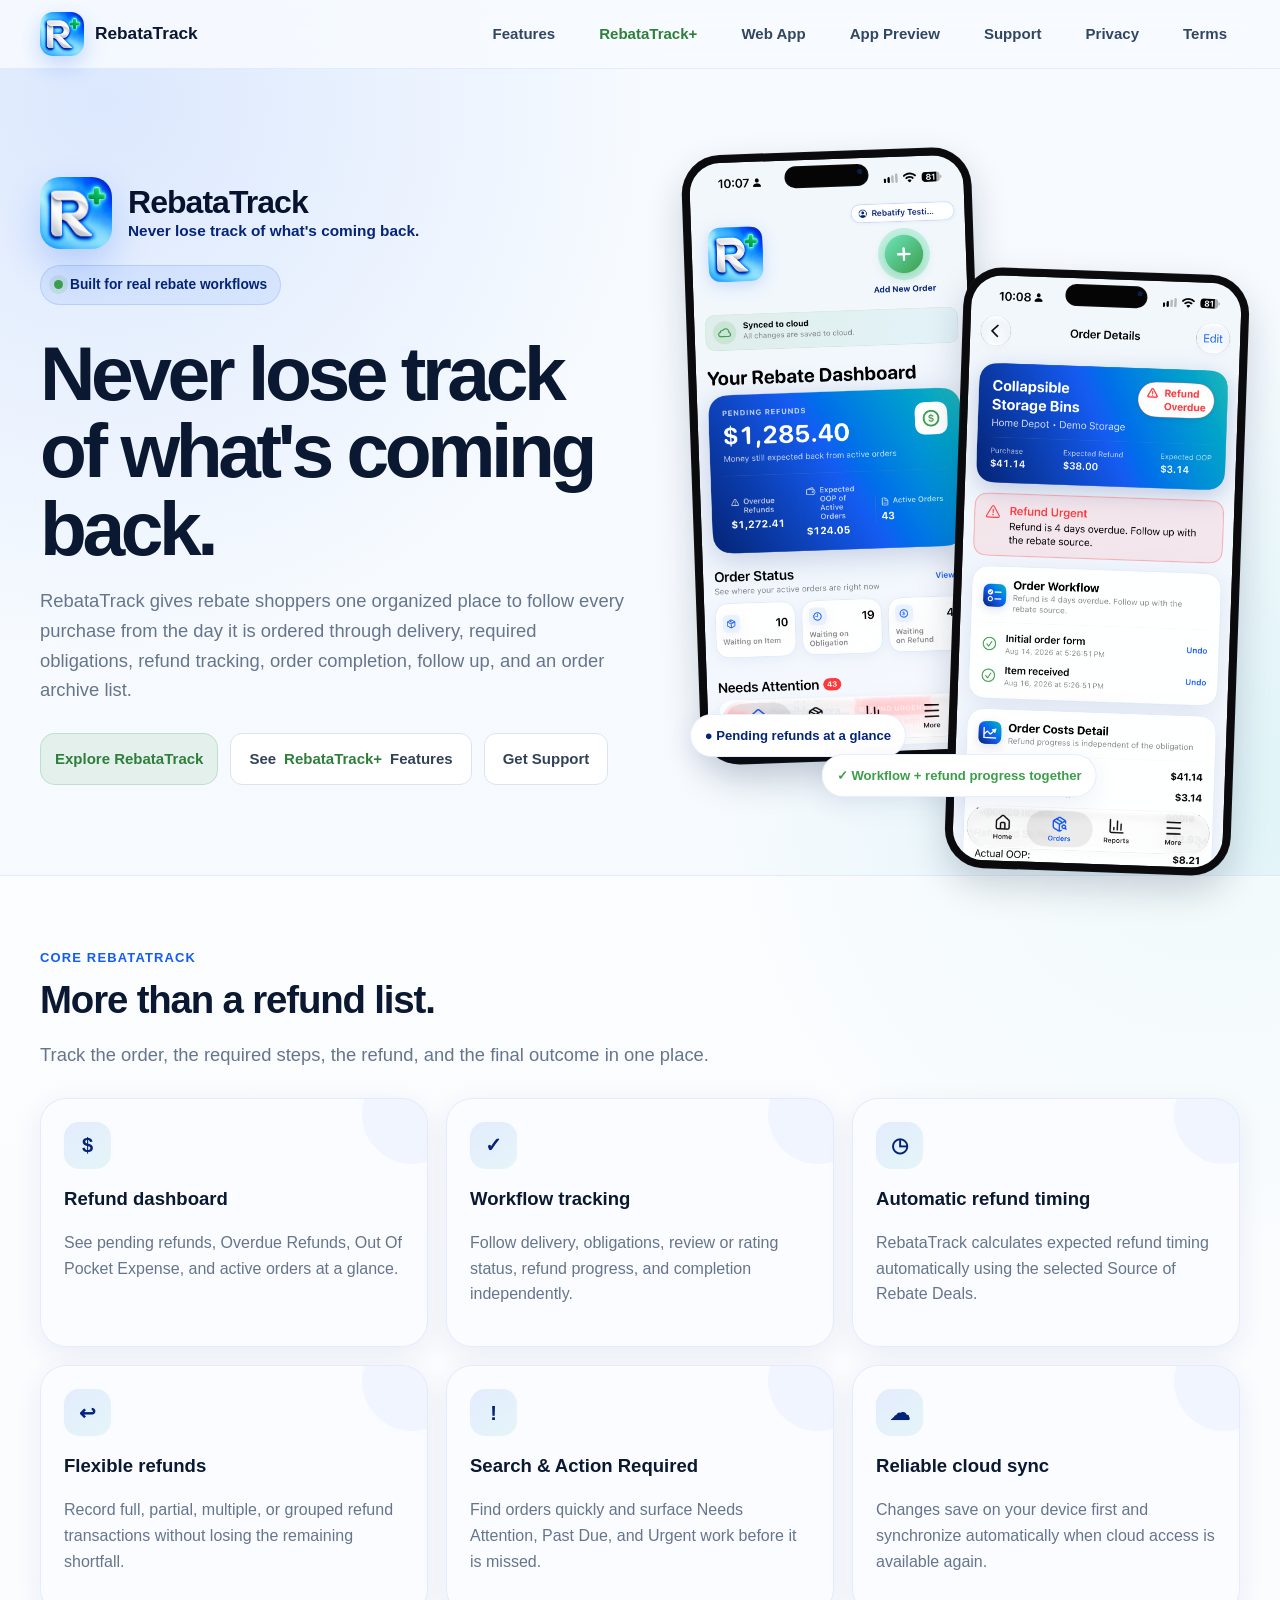
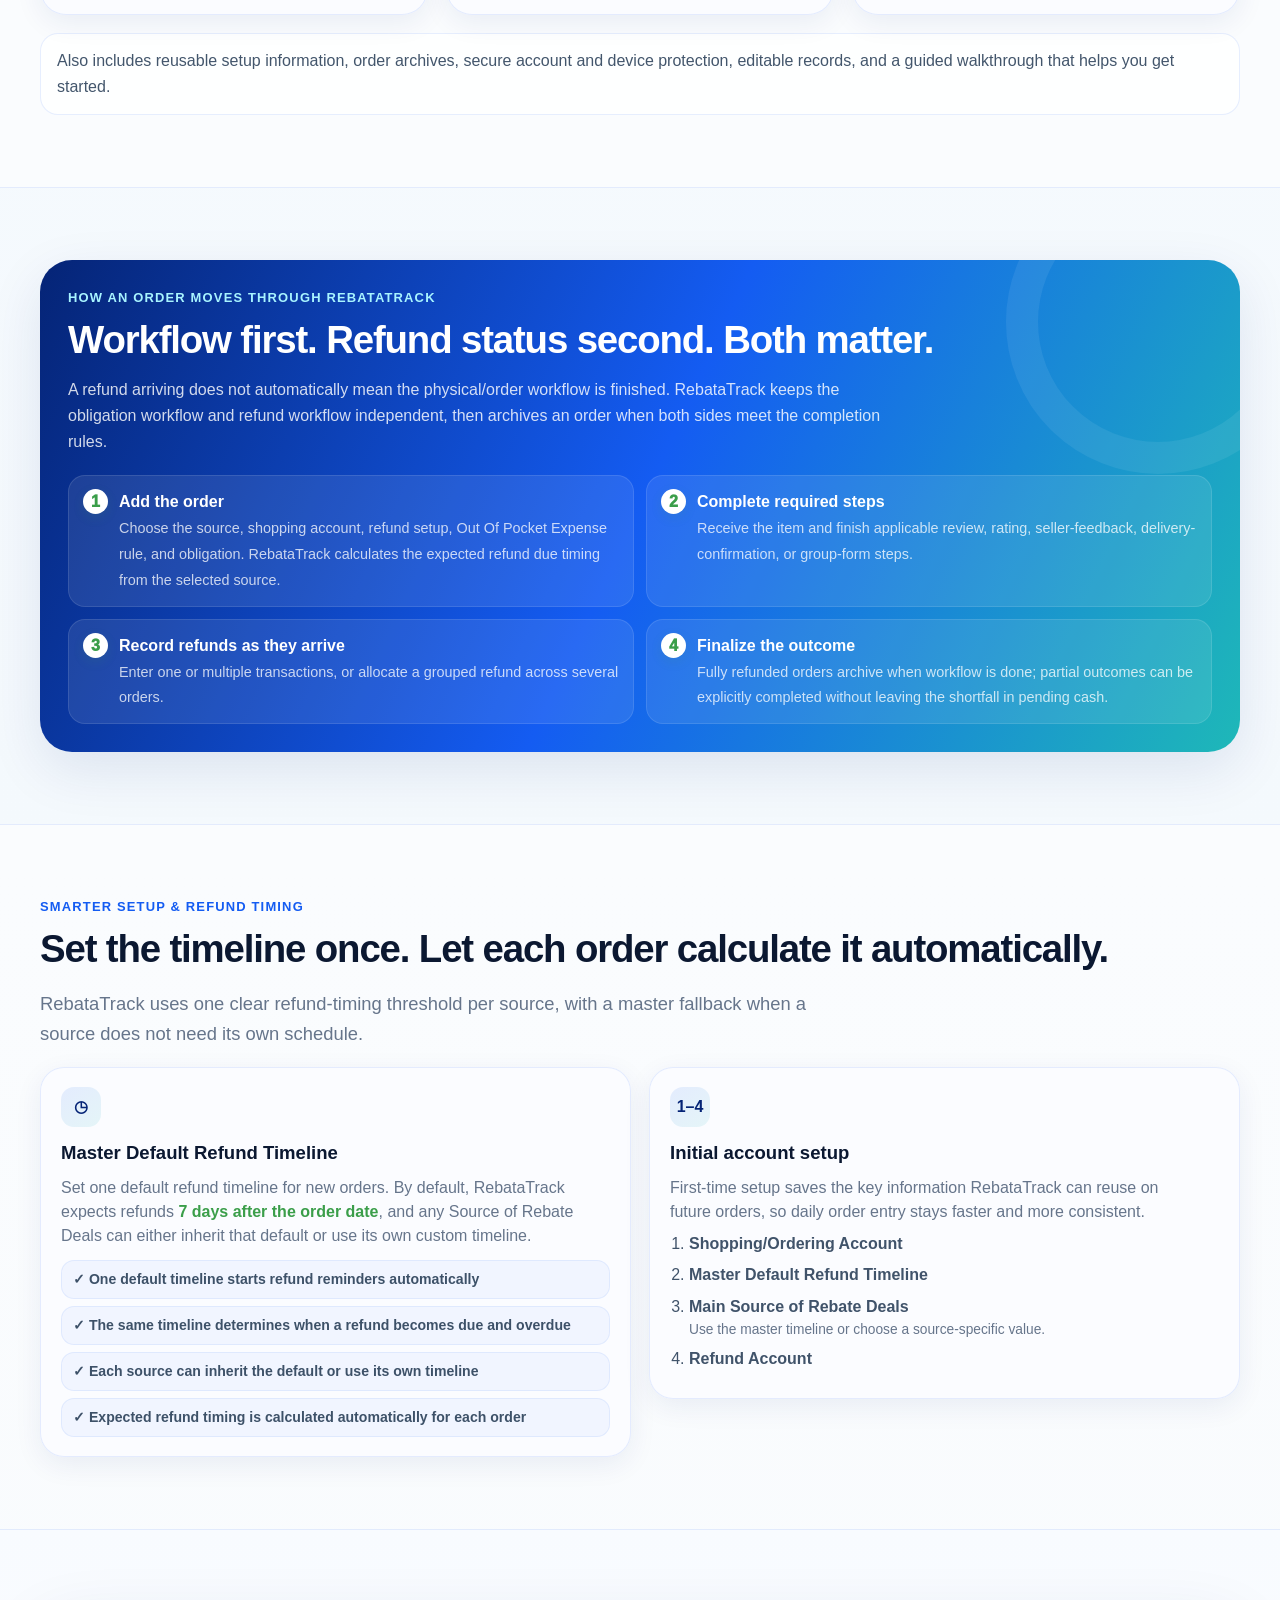
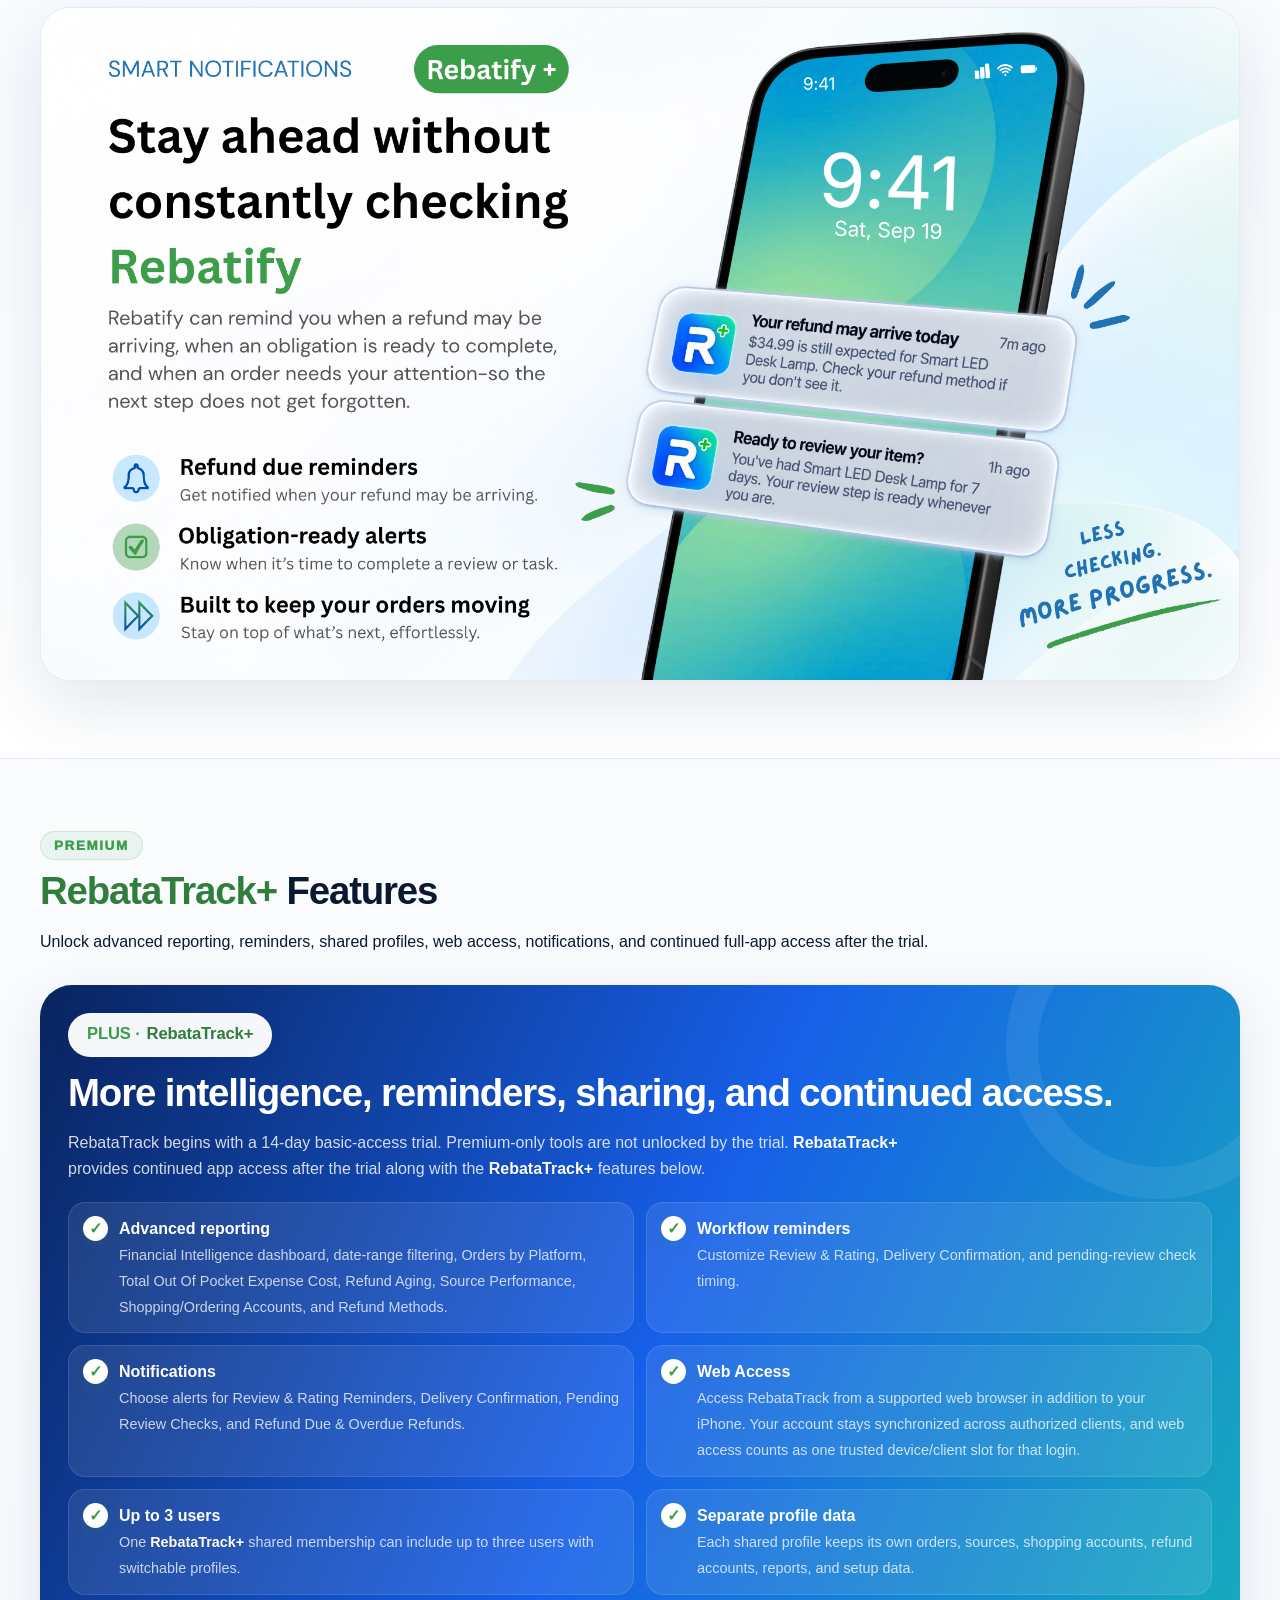
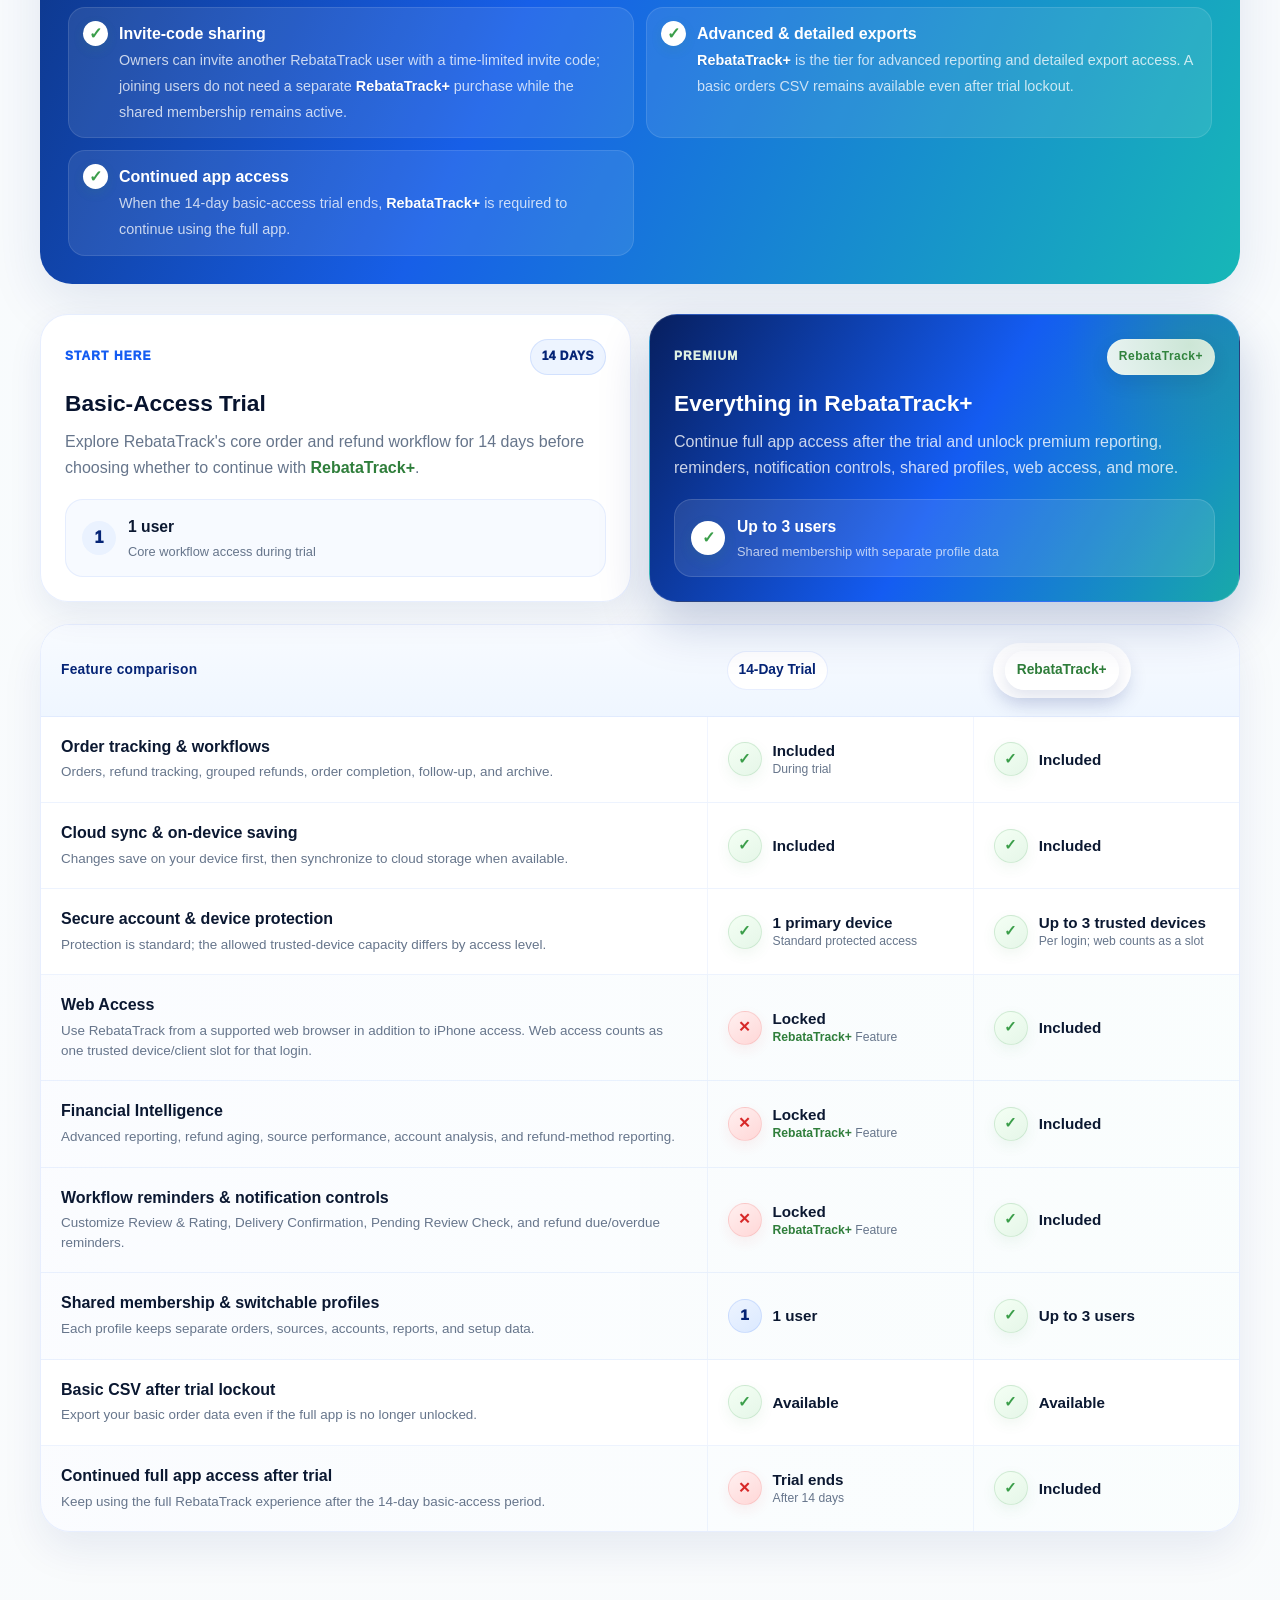
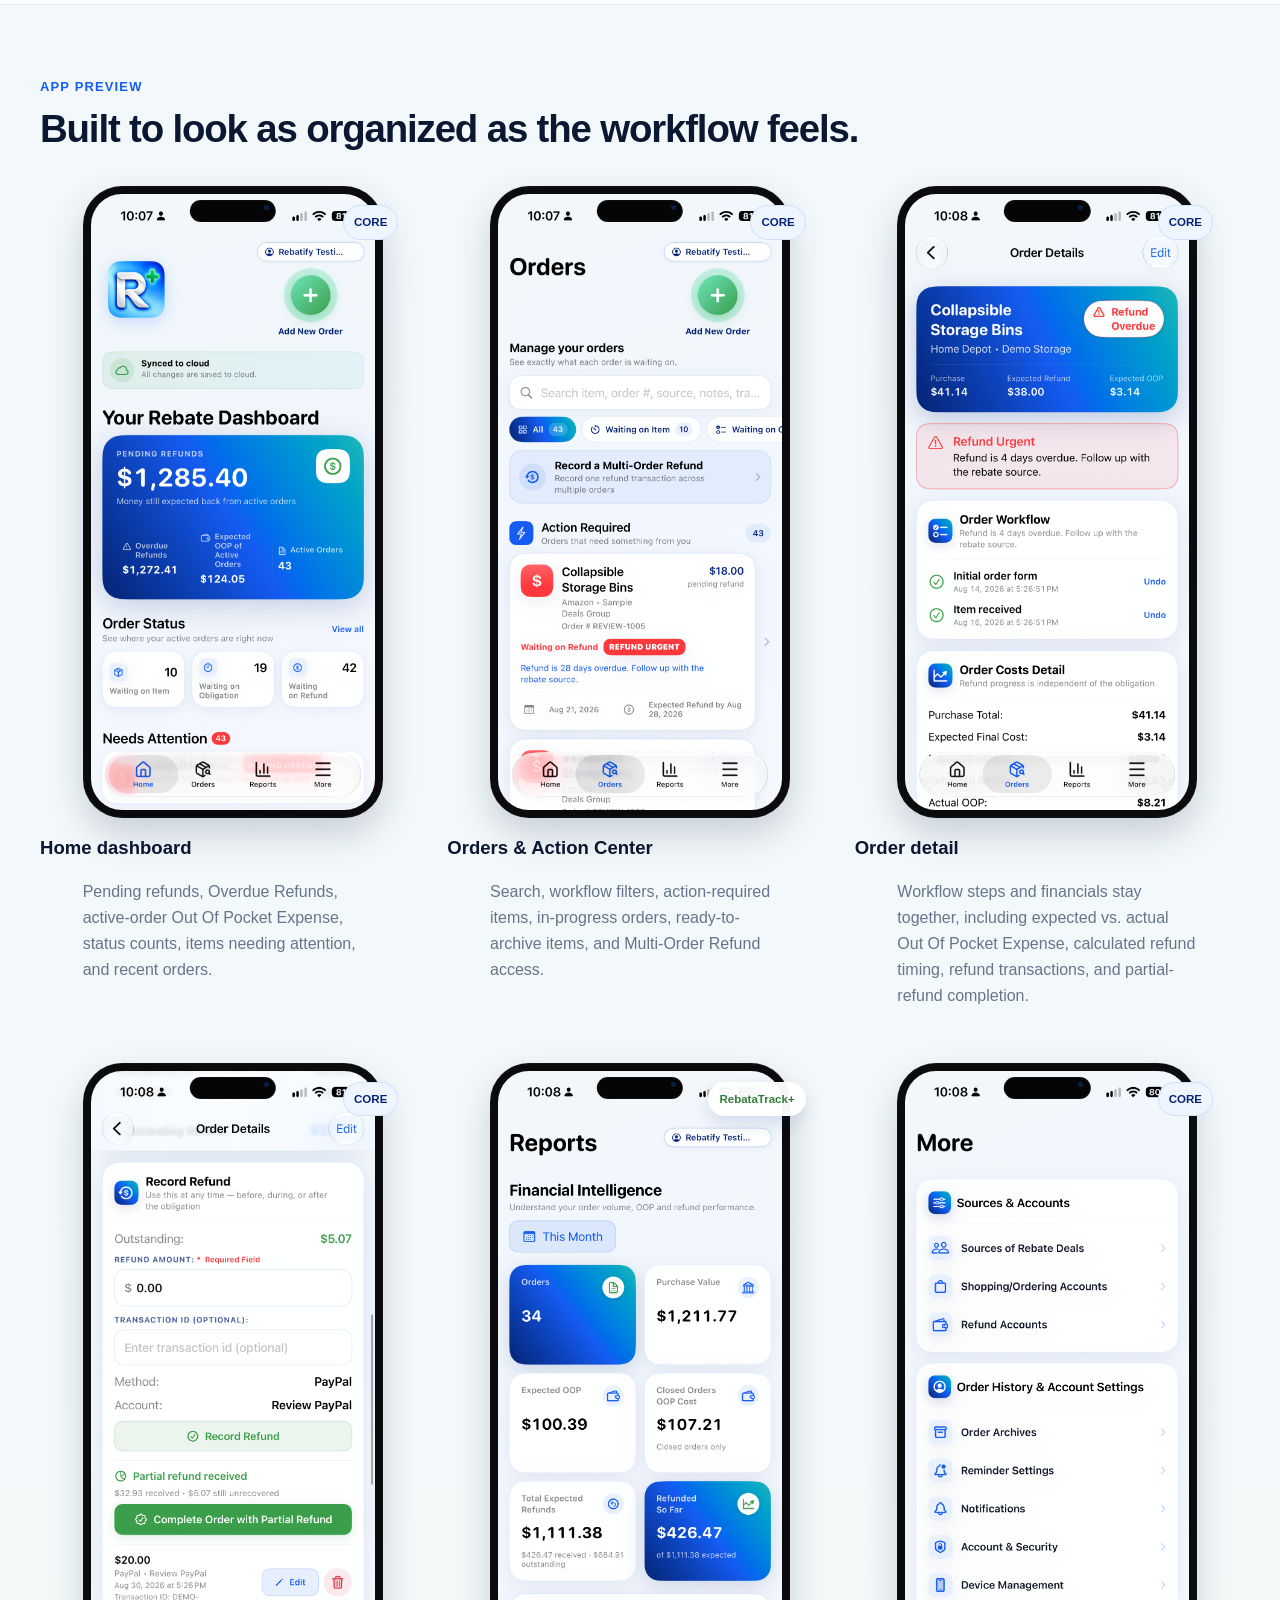
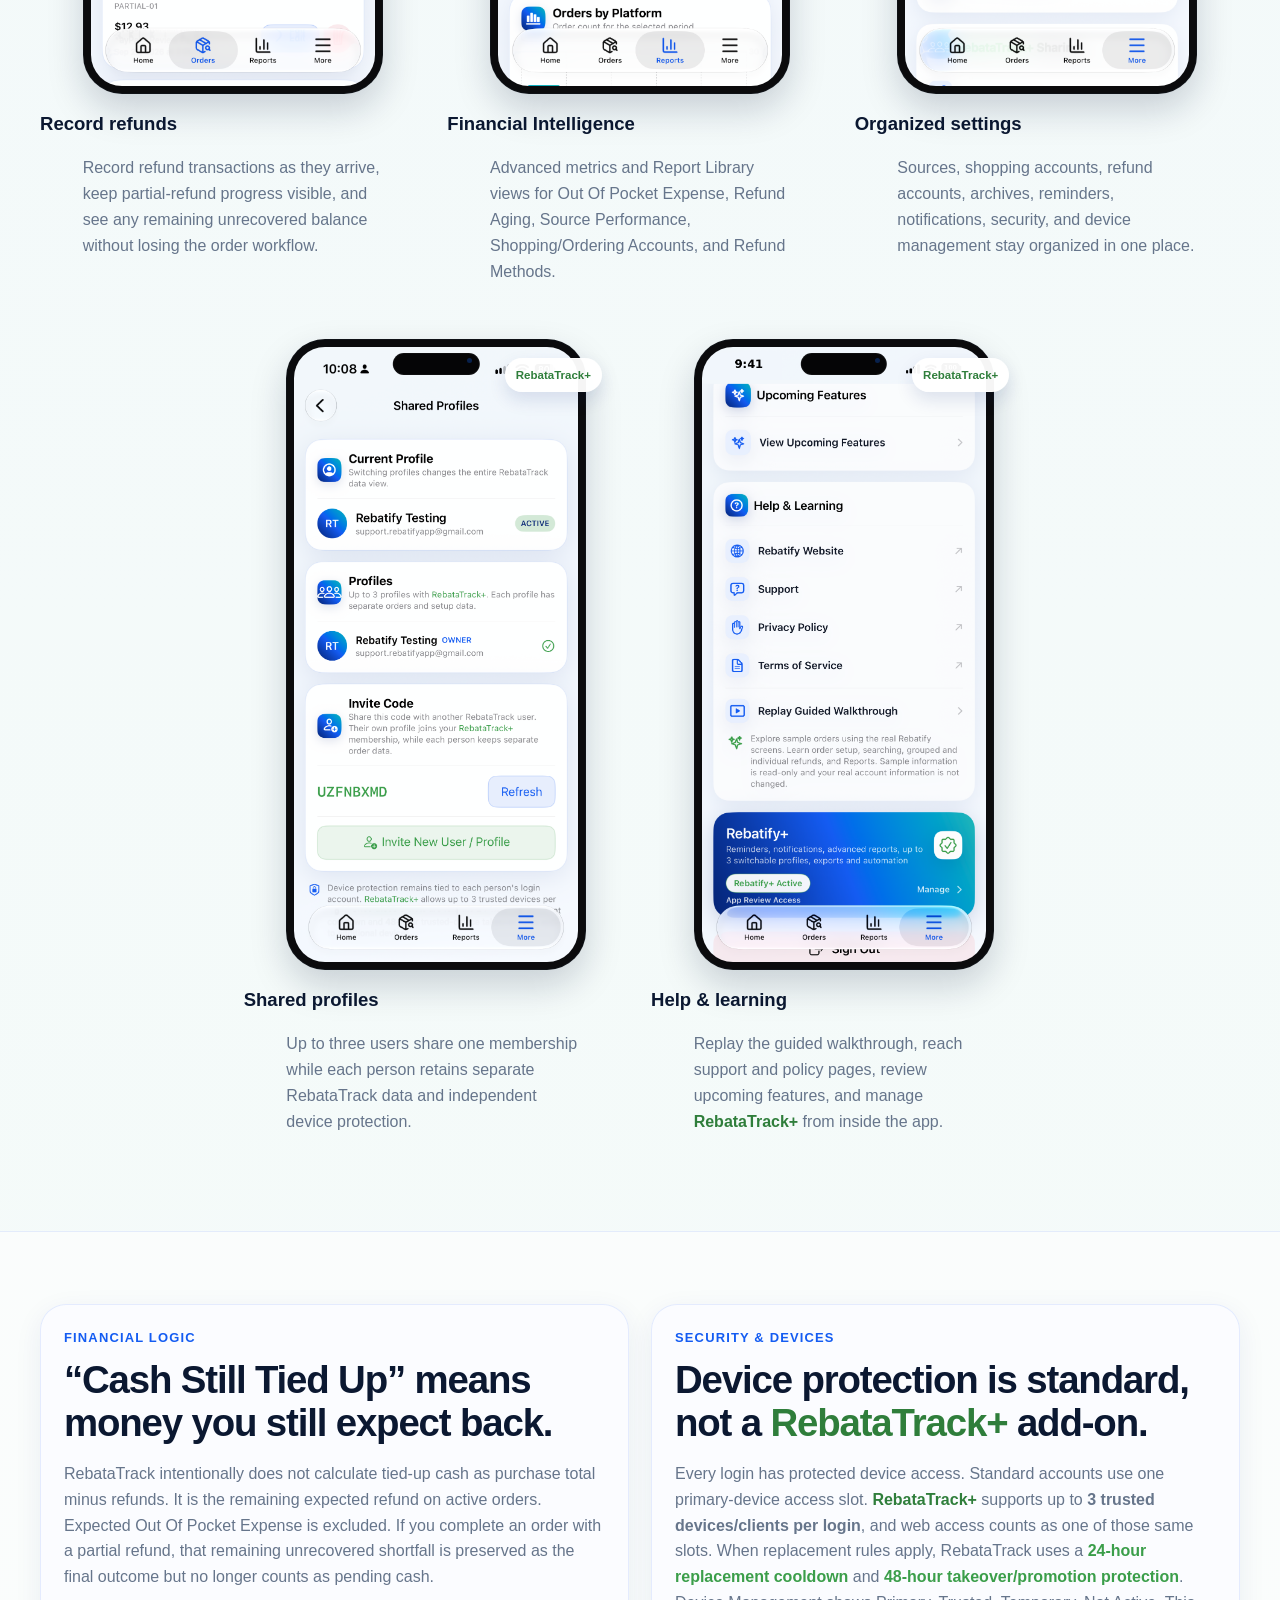
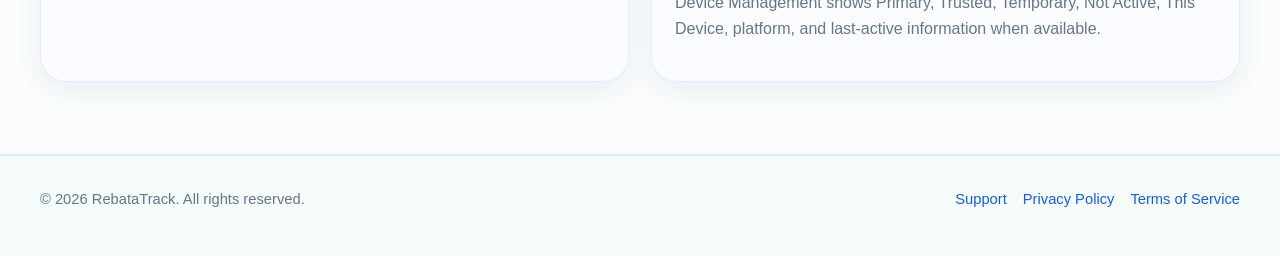
<file: index.html>
<!DOCTYPE html>

<html lang="en">
<head>
<meta charset="utf-8"/>
<meta content="width=device-width,initial-scale=1" name="viewport"/>
<meta content="#145cf2" name="theme-color"/>
<meta content="RebataTrack organizes rebate purchases from order through refund, with workflow tracking, grouped refunds, cloud sync, reporting, and RebataTrack+ premium tools." name="description"/>
<title>RebataTrack — Never lose track of what's coming back.</title>
<link href="app-icon.png?v=115" rel="icon"/><link href="apple-touch-icon.png?v=97" rel="apple-touch-icon"/><link href="favicon-32.png?v=97" rel="icon" sizes="32x32"/><link href="favicon-16.png?v=97" rel="icon" sizes="16x16"/>
<link href="styles.css?v=97" rel="stylesheet"/>
</head>
<body>
<header><div class="wrap nav">
<a class="brand" href="index.html"><img alt="RebataTrack app icon" src="app-icon.png?v=115"/><span>RebataTrack</span></a>
<nav><a href="#features">Features</a><a href="#plus"><span class="rebatify-plus-text">RebataTrack+</span></a><a href="https://rebatifyapp.web.app/" title="Open the RebataTrack Web App">Web App</a><a href="#screens">App Preview</a><a href="support.html">Support</a><a href="privacy.html">Privacy</a><a href="terms.html">Terms</a></nav>
</div></header>
<main>
<section class="hero"><div class="wrap hero-grid">
<div>
<div class="hero-brand"><img alt="RebataTrack app icon" src="app-icon.png?v=115"/><div class="hero-brand-copy"><div class="hero-brand-title">RebataTrack</div><div class="hero-brand-subtitle">Never lose track of what's coming back.</div></div></div>
<span class="eyebrow"><span class="plus-dot"></span> Built for real rebate workflows</span>
<h1>Never lose track of what's coming back.</h1>
<p class="lead">RebataTrack gives rebate shoppers one organized place to follow every purchase from the day it is ordered through delivery, required obligations, refund tracking, order completion, follow up, and an order archive list.</p>
<div class="cta-row"><a class="btn primary" href="#features">Explore RebataTrack</a><a class="btn plus plus-cta" href="#plus"><span>See</span><span class="rebatify-plus-text">RebataTrack+</span><span>Features</span></a><a class="btn" href="support.html">Get Support</a></div>
</div>
<div aria-label="RebataTrack app preview screens" class="bubble-stage">
<div class="bubble one"><div class="phone-frame"><img alt="RebataTrack Home dashboard screenshot" src="home-preview.png?v=115"/></div></div>
<div class="bubble two"><div class="phone-frame"><img alt="RebataTrack Order Detail screenshot" src="order-detail-preview.png?v=115"/></div></div>
<div class="float-chip a">● Pending refunds at a glance</div>
<div class="float-chip b">✓ Workflow + refund progress together</div>
</div>
</div></section>
<section class="section alt compact-features" id="features"><div class="wrap">
<div class="kicker">Core RebataTrack</div><h2>More than a refund list.</h2>
<p class="lead compact-lead">Track the order, the required steps, the refund, and the final outcome in one place.</p>
<div class="compact-feature-grid">
<article class="feature-card compact-card"><div class="icon-bubble">$</div><h3>Refund dashboard</h3><p>See pending refunds, Overdue Refunds, Out Of Pocket Expense, and active orders at a glance.</p></article>
<article class="feature-card compact-card"><div class="icon-bubble">✓</div><h3>Workflow tracking</h3><p>Follow delivery, obligations, review or rating status, refund progress, and completion independently.</p></article>
<article class="feature-card compact-card"><div class="icon-bubble">◷</div><h3>Automatic refund timing</h3><p>RebataTrack calculates expected refund timing automatically using the selected Source of Rebate Deals.</p></article>
<article class="feature-card compact-card"><div class="icon-bubble">↩</div><h3>Flexible refunds</h3><p>Record full, partial, multiple, or grouped refund transactions without losing the remaining shortfall.</p></article>
<article class="feature-card compact-card"><div class="icon-bubble">!</div><h3>Search &amp; Action Required</h3><p>Find orders quickly and surface Needs Attention, Past Due, and Urgent work before it is missed.</p></article>
<article class="feature-card compact-card"><div class="icon-bubble">☁</div><h3>Reliable cloud sync</h3><p>Changes save on your device first and synchronize automatically when cloud access is available again.</p></article>
</div>
<div class="compact-feature-note">Also includes reusable setup information, order archives, secure account and device protection, editable records, and a guided walkthrough that helps you get started.</div>
</div></section>
<section class="section"><div class="wrap">
<div class="core-banner">
<div class="kicker" style="color:#a8f4ff">How an order moves through RebataTrack</div><h2>Workflow first. Refund status second. Both matter.</h2>
<p>A refund arriving does not automatically mean the physical/order workflow is finished. RebataTrack keeps the obligation workflow and refund workflow independent, then archives an order when both sides meet the completion rules.</p>
<div class="feature-list">
<div class="feature-line"><div class="check">1</div><div><strong>Add the order</strong><span>Choose the source, shopping account, refund setup, Out Of Pocket Expense rule, and obligation. RebataTrack calculates the expected refund due timing from the selected source.</span></div></div>
<div class="feature-line"><div class="check">2</div><div><strong>Complete required steps</strong><span>Receive the item and finish applicable review, rating, seller-feedback, delivery-confirmation, or group-form steps.</span></div></div>
<div class="feature-line"><div class="check">3</div><div><strong>Record refunds as they arrive</strong><span>Enter one or multiple transactions, or allocate a grouped refund across several orders.</span></div></div>
<div class="feature-line"><div class="check">4</div><div><strong>Finalize the outcome</strong><span>Fully refunded orders archive when workflow is done; partial outcomes can be explicitly completed without leaving the shortfall in pending cash.</span></div></div>
</div>
</div>
</div></section>
<section class="section alt build154-setup"><div class="wrap">
<div class="setup-heading">
<div class="kicker">Smarter setup &amp; refund timing</div>
<h2>Set the timeline once. Let each order calculate it automatically.</h2>
<p class="lead">RebataTrack uses one clear refund-timing threshold per source, with a master fallback when a source does not need its own schedule.</p>
</div>
<div class="grid2 build154-grid">
<article class="card timeline-card">
<div class="icon-bubble">◷</div>
<h3>Master Default Refund Timeline</h3>
<p>Set one default refund timeline for new orders. By default, RebataTrack expects refunds <strong class="green-value">7 days after the order date</strong>, and any Source of Rebate Deals can either inherit that default or use its own custom timeline.</p>
<div class="timeline-points">
<span>✓ One default timeline starts refund reminders automatically</span>
<span>✓ The same timeline determines when a refund becomes due and overdue</span>
<span>✓ Each source can inherit the default or use its own timeline</span>
<span>✓ Expected refund timing is calculated automatically for each order</span>
</div>
</article>
<article class="card setup-card">
<div class="icon-bubble">1–4</div>
<h3>Initial account setup</h3>
<p>First-time setup saves the key information RebataTrack can reuse on future orders, so daily order entry stays faster and more consistent.</p>
<ol class="setup-steps">
<li><strong>Shopping/Ordering Account</strong></li>
<li><strong>Master Default Refund Timeline</strong></li>
<li><strong>Main Source of Rebate Deals</strong><span>Use the master timeline or choose a source-specific value.</span></li>
<li><strong>Refund Account</strong></li>

</ol>
</article>
</div>
</div></section>

<section class="section smart-notifications-section" id="notifications-showcase"><div class="wrap">
  <div class="smart-notifications-mobile-copy">
    <div class="smart-notifications-eyebrow"><span>Smart notifications</span><span class="smart-plus-pill">RebataTrack+</span></div>
    <h2>Stay ahead without constantly checking <span class="smart-green">RebataTrack.</span></h2>
    <p>RebataTrack can remind you when a refund may be arriving, when an obligation is ready to complete, and when an order needs your attention—so the next step doesn't get forgotten.</p>
  </div>
  <div class="smart-notifications-showcase-card">
    <img src="smart-notifications-showcase.png?v=97" alt="RebataTrack smart notifications showing refund and review reminders on an iPhone lock screen" loading="lazy" decoding="async"/>
  </div>
</div></section>

<section class="section alt rebatify-plus-section" id="plus"><div class="wrap">
<div class="plus-section-heading">
<div class="kicker plus-kicker-heading">Premium</div>
<h2><span class="rebatify-plus-text">RebataTrack+</span> Features</h2>
<p>Unlock advanced reporting, reminders, shared profiles, web access, notifications, and continued full-app access after the trial.</p>
</div>
<div class="plus-banner">
<span class="plus-badge">PLUS · <span class="rebatify-plus-text">RebataTrack+</span></span>
<h2 style="margin-top:14px">More intelligence, reminders, sharing, and continued access.</h2>
<p>RebataTrack begins with a 14-day basic-access trial. Premium-only tools are not unlocked by the trial. <span class="rebatify-plus-text">RebataTrack+</span> provides continued app access after the trial along with the <span class="rebatify-plus-text">RebataTrack+</span> features below.</p>
<div class="feature-list">
<div class="feature-line"><div class="check">✓</div><div><strong>Advanced reporting</strong><span>Financial Intelligence dashboard, date-range filtering, Orders by Platform, Total Out Of Pocket Expense Cost, Refund Aging, Source Performance, Shopping/Ordering Accounts, and Refund Methods.</span></div></div>
<div class="feature-line"><div class="check">✓</div><div><strong>Workflow reminders</strong><span>Customize Review &amp; Rating, Delivery Confirmation, and pending-review check timing.</span></div></div>
<div class="feature-line"><div class="check">✓</div><div><strong>Notifications</strong><span>Choose alerts for Review &amp; Rating Reminders, Delivery Confirmation, Pending Review Checks, and Refund Due &amp; Overdue Refunds.</span></div></div>
<div class="feature-line"><div class="check">✓</div><div><strong>Web Access</strong><span>Access RebataTrack from a supported web browser in addition to your iPhone. Your account stays synchronized across authorized clients, and web access counts as one trusted device/client slot for that login.</span></div></div>
<div class="feature-line"><div class="check">✓</div><div><strong>Up to 3 users</strong><span>One <span class="rebatify-plus-text">RebataTrack+</span> shared membership can include up to three users with switchable profiles.</span></div></div>
<div class="feature-line"><div class="check">✓</div><div><strong>Separate profile data</strong><span>Each shared profile keeps its own orders, sources, shopping accounts, refund accounts, reports, and setup data.</span></div></div>
<div class="feature-line"><div class="check">✓</div><div><strong>Invite-code sharing</strong><span>Owners can invite another RebataTrack user with a time-limited invite code; joining users do not need a separate <span class="rebatify-plus-text">RebataTrack+</span> purchase while the shared membership remains active.</span></div></div>
<div class="feature-line"><div class="check">✓</div><div><strong>Advanced &amp; detailed exports</strong><span><span class="rebatify-plus-text">RebataTrack+</span> is the tier for advanced reporting and detailed export access. A basic orders CSV remains available even after trial lockout.</span></div></div>
<div class="feature-line"><div class="check">✓</div><div><strong>Continued app access</strong><span>When the 14-day basic-access trial ends, <span class="rebatify-plus-text">RebataTrack+</span> is required to continue using the full app.</span></div></div>
</div>
</div>
<div class="plans-wrap">
<div class="plan-card trial-plan">
<div class="plan-topline">
<span class="plan-kicker">START HERE</span>
<span class="plan-pill trial-pill">14 DAYS</span>
</div>
<h3>Basic-Access Trial</h3>
<p>Explore RebataTrack's core order and refund workflow for 14 days before choosing whether to continue with <span class="rebatify-plus-text">RebataTrack+</span>.</p>
<div class="plan-highlight"><span class="plan-icon neutral">1</span><span><strong>1 user</strong><small>Core workflow access during trial</small></span></div>
</div>
<div class="plan-card plus-plan-card">
<div class="plus-glow"></div>
<div class="plan-topline">
<span class="plan-kicker plus-kicker">PREMIUM</span>
<span class="plan-pill plus-plan-pill"><span class="rebatify-plus-text">RebataTrack+</span></span>
</div>
<h3>Everything in <span class="rebatify-plus-text">RebataTrack+</span></h3>
<p>Continue full app access after the trial and unlock premium reporting, reminders, notification controls, shared profiles, web access, and more.</p>
<div class="plan-highlight plus-highlight"><span class="plan-icon yes">✓</span><span><strong>Up to 3 users</strong><small>Shared membership with separate profile data</small></span></div>
</div>
</div>
<div aria-label="RebataTrack feature comparison" class="premium-compare">
<div class="compare-head">
<div class="compare-feature-title">Feature comparison</div>
<div class="compare-plan-title"><span>14-Day Trial</span></div>
<div class="compare-plan-title plus-title"><span><span class="rebatify-plus-text">RebataTrack+</span></span></div>
</div>
<div class="compare-row">
<div class="compare-feature"><strong>Order tracking &amp; workflows</strong><span>Orders, refund tracking, grouped refunds, order completion, follow-up, and archive.</span></div>
<div class="compare-status"><span class="status-bubble yes">✓</span><div><strong>Included</strong><small>During trial</small></div></div>
<div class="compare-status"><span class="status-bubble yes">✓</span><div><strong>Included</strong></div></div>
</div>
<div class="compare-row">
<div class="compare-feature"><strong>Cloud sync &amp; on-device saving</strong><span>Changes save on your device first, then synchronize to cloud storage when available.</span></div>
<div class="compare-status"><span class="status-bubble yes">✓</span><div><strong>Included</strong></div></div>
<div class="compare-status"><span class="status-bubble yes">✓</span><div><strong>Included</strong></div></div>
</div>
<div class="compare-row">
<div class="compare-feature"><strong>Secure account &amp; device protection</strong><span>Protection is standard; the allowed trusted-device capacity differs by access level.</span></div>
<div class="compare-status"><span class="status-bubble yes">✓</span><div><strong>1 primary device</strong><small>Standard protected access</small></div></div>
<div class="compare-status"><span class="status-bubble yes">✓</span><div><strong>Up to 3 trusted devices</strong><small>Per login; web counts as a slot</small></div></div>
</div>
<div class="compare-row premium-row">
<div class="compare-feature"><strong>Web Access</strong><span>Use RebataTrack from a supported web browser in addition to iPhone access. Web access counts as one trusted device/client slot for that login.</span></div>
<div class="compare-status"><span class="status-bubble no">✕</span><div><strong>Locked</strong><small><span class="rebatify-plus-text">RebataTrack+</span> Feature</small></div></div>
<div class="compare-status"><span class="status-bubble yes">✓</span><div><strong>Included</strong></div></div>
</div>
<div class="compare-row premium-row">
<div class="compare-feature"><strong>Financial Intelligence</strong><span>Advanced reporting, refund aging, source performance, account analysis, and refund-method reporting.</span></div>
<div class="compare-status"><span class="status-bubble no">✕</span><div><strong>Locked</strong><small><span class="rebatify-plus-text">RebataTrack+</span> Feature</small></div></div>
<div class="compare-status"><span class="status-bubble yes">✓</span><div><strong>Included</strong></div></div>
</div>
<div class="compare-row premium-row">
<div class="compare-feature"><strong>Workflow reminders &amp; notification controls</strong><span>Customize Review &amp; Rating, Delivery Confirmation, Pending Review Check, and refund due/overdue reminders.</span></div>
<div class="compare-status"><span class="status-bubble no">✕</span><div><strong>Locked</strong><small><span class="rebatify-plus-text">RebataTrack+</span> Feature</small></div></div>
<div class="compare-status"><span class="status-bubble yes">✓</span><div><strong>Included</strong></div></div>
</div>
<div class="compare-row premium-row">
<div class="compare-feature"><strong>Shared membership &amp; switchable profiles</strong><span>Each profile keeps separate orders, sources, accounts, reports, and setup data.</span></div>
<div class="compare-status"><span class="status-bubble neutral">1</span><div><strong>1 user</strong></div></div>
<div class="compare-status"><span class="status-bubble yes">✓</span><div><strong>Up to 3 users</strong></div></div>
</div>
<div class="compare-row">
<div class="compare-feature"><strong>Basic CSV after trial lockout</strong><span>Export your basic order data even if the full app is no longer unlocked.</span></div>
<div class="compare-status"><span class="status-bubble yes">✓</span><div><strong>Available</strong></div></div>
<div class="compare-status"><span class="status-bubble yes">✓</span><div><strong>Available</strong></div></div>
</div>
<div class="compare-row final-row premium-row">
<div class="compare-feature"><strong>Continued full app access after trial</strong><span>Keep using the full RebataTrack experience after the 14-day basic-access period.</span></div>
<div class="compare-status"><span class="status-bubble no">✕</span><div><strong>Trial ends</strong><small>After 14 days</small></div></div>
<div class="compare-status"><span class="status-bubble yes">✓</span><div><strong>Included</strong></div></div>
</div>
</div>
</div>
</section>
<section class="section app-preview-section" id="screens"><div class="wrap">
<div class="app-preview-heading"><div class="kicker">App preview</div><h2>Built to look as organized as the workflow feels.</h2></div>
<div class="screenshot-grid">
<article class="screen-card"><span class="tier-badge core">CORE</span><div class="phone-shot"><img alt="RebataTrack Home dashboard screenshot" src="home-preview.png?v=115"/></div><h3>Home dashboard</h3><p>Pending refunds, Overdue Refunds, active-order Out Of Pocket Expense, status counts, items needing attention, and recent orders.</p></article>
<article class="screen-card"><span class="tier-badge core">CORE</span><div class="phone-shot"><img alt="RebataTrack Orders screenshot" src="orders-preview.png?v=115"/></div><h3>Orders &amp; Action Center</h3><p>Search, workflow filters, action-required items, in-progress orders, ready-to-archive items, and Multi-Order Refund access.</p></article>
<article class="screen-card"><span class="tier-badge core">CORE</span><div class="phone-shot"><img alt="RebataTrack Order Detail screenshot" src="order-detail-preview.png?v=115"/></div><h3>Order detail</h3><p>Workflow steps and financials stay together, including expected vs. actual Out Of Pocket Expense, calculated refund timing, refund transactions, and partial-refund completion.</p></article>
<article class="screen-card"><span class="tier-badge core">CORE</span><div class="phone-shot"><img alt="RebataTrack Record Refund screenshot" src="refund-preview.png?v=115"/></div><h3>Record refunds</h3><p>Record refund transactions as they arrive, keep partial-refund progress visible, and see any remaining unrecovered balance without losing the order workflow.</p></article>
<article class="screen-card"><span class="tier-badge plus"><span class="rebatify-plus-text">RebataTrack+</span></span><div class="phone-shot"><img alt="RebataTrack Reports screenshot" src="reports-plus-preview.png?v=115"/></div><h3>Financial Intelligence</h3><p>Advanced metrics and Report Library views for Out Of Pocket Expense, Refund Aging, Source Performance, Shopping/Ordering Accounts, and Refund Methods.</p></article>
<article class="screen-card"><span class="tier-badge core">CORE</span><div class="phone-shot"><img alt="RebataTrack More screen screenshot" src="more-preview.png?v=115"/></div><h3>Organized settings</h3><p>Sources, shopping accounts, refund accounts, archives, reminders, notifications, security, and device management stay organized in one place.</p></article>
<article class="screen-card"><span class="tier-badge plus"><span class="rebatify-plus-text">RebataTrack+</span></span><div class="phone-shot"><img alt="RebataTrack Shared Profiles screenshot" src="sharing-plus-preview.png?v=115"/></div><h3>Shared profiles</h3><p>Up to three users share one membership while each person retains separate RebataTrack data and independent device protection.</p></article>
<article class="screen-card"><span class="tier-badge plus"><span class="rebatify-plus-text">RebataTrack+</span></span><div class="phone-shot"><img alt="RebataTrack Help and Learning screen screenshot" src="help-learning-preview.png?v=115"/></div><h3>Help &amp; learning</h3><p>Replay the guided walkthrough, reach support and policy pages, review upcoming features, and manage <span class="rebatify-plus-text">RebataTrack+</span> from inside the app.</p></article>
</div>
</div></section>
<section class="section alt"><div class="wrap grid2">
<div class="card"><div class="kicker">Financial logic</div><h2>“Cash Still Tied Up” means money you still expect back.</h2><p>RebataTrack intentionally does not calculate tied-up cash as purchase total minus refunds. It is the remaining expected refund on active orders. Expected Out Of Pocket Expense is excluded. If you complete an order with a partial refund, that remaining unrecovered shortfall is preserved as the final outcome but no longer counts as pending cash.</p></div>
<div class="card"><div class="kicker">Security &amp; devices</div><h2>Device protection is standard, not a <span class="rebatify-plus-text">RebataTrack+</span> add-on.</h2><p>Every login has protected device access. Standard accounts use one primary-device access slot. <span class="rebatify-plus-text">RebataTrack+</span> supports up to <strong>3 trusted devices/clients per login</strong>, and web access counts as one of those same slots. When replacement rules apply, RebataTrack uses a <strong class="green-value">24-hour replacement cooldown</strong> and <strong class="green-value">48-hour takeover/promotion protection</strong>. Device Management shows Primary, Trusted, Temporary, Not Active, This Device, platform, and last-active information when available.</p></div>
</div></section>
</main>
<footer><div class="wrap foot"><div>© 2026 RebataTrack. All rights reserved.</div><div class="foot-links"><a href="support.html">Support</a><a href="privacy.html">Privacy Policy</a><a href="terms.html">Terms of Service</a></div></div></footer>
<script src="public-nav.js?v=97"></script></body></html>
</file>
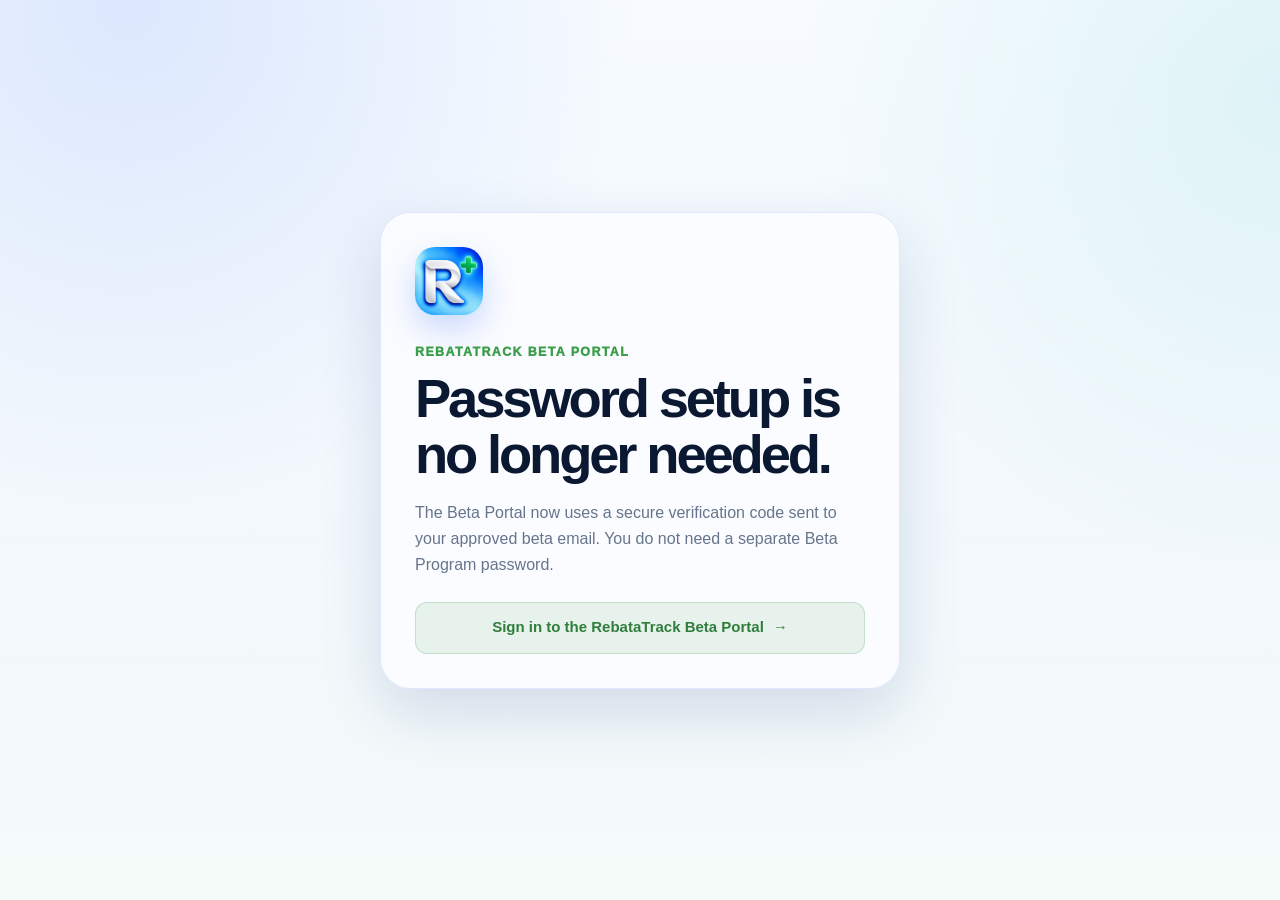
<file: beta-activate.html>
<!DOCTYPE html>

<html lang="en"><head><meta charset="utf-8"/><meta content="width=device-width,initial-scale=1" name="viewport"/><meta content="noindex,nofollow,noarchive,nosnippet" name="robots"/><title>RebataTrack Beta Portal</title><link href="app-icon.png?v=115" rel="icon"/><link href="apple-touch-icon.png?v=97" rel="apple-touch-icon"/><link href="favicon-32.png?v=97" rel="icon" sizes="32x32"/><link href="favicon-16.png?v=97" rel="icon" sizes="16x16"/><link href="styles.css?v=97" rel="stylesheet"/></head>
<body class="portal-body"><main class="portal-auth-shell"><section class="portal-auth-card"><a class="portal-logo" href="beta.html"><img alt="RebataTrack app icon" src="app-icon.png?v=115"/></a><div class="portal-kicker">RebataTrack Beta Portal</div><h1>Password setup is no longer needed.</h1><p class="portal-auth-lead">The Beta Portal now uses a secure verification code sent to your approved beta email. You do not need a separate Beta Program password.</p><a class="beta-submit beta-submit-link" href="beta-login.html">Sign in to the RebataTrack Beta Portal <span aria-hidden="true">→</span></a></section></main></body></html>
</file>
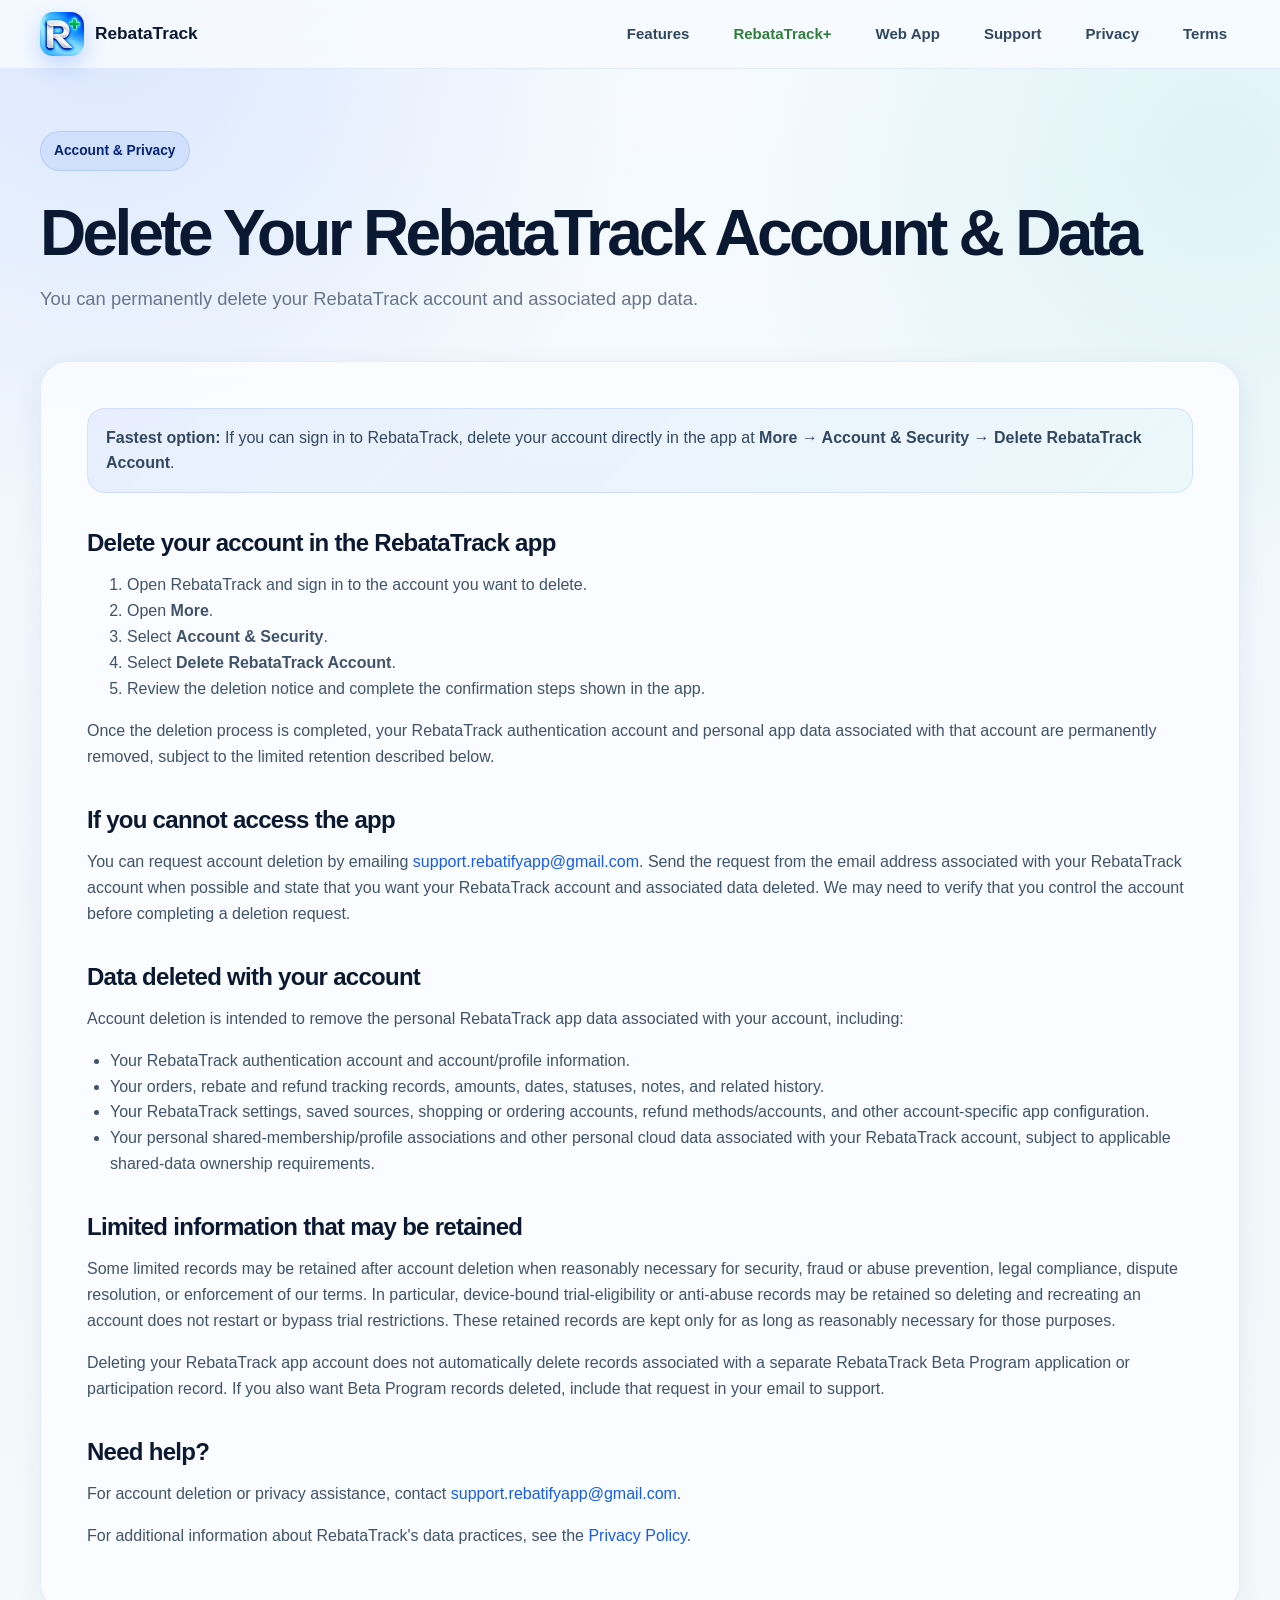
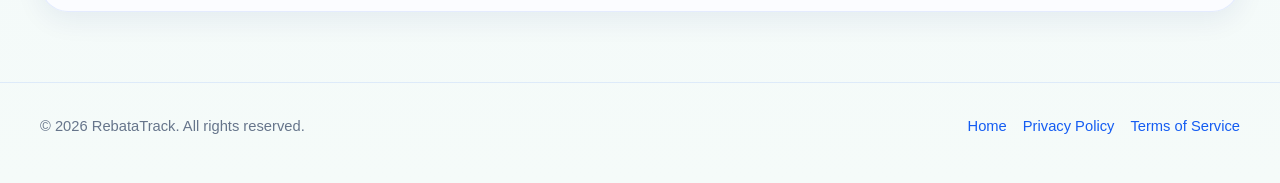
<file: delete-account.html>
<!DOCTYPE html>
<html lang="en"><head><meta charset="utf-8"/><meta content="width=device-width,initial-scale=1" name="viewport"/><meta content="#145cf2" name="theme-color"/><meta content="How to delete your RebataTrack account and associated data." name="description"/><title>Delete Account &amp; Data — RebataTrack</title><link href="app-icon.png?v=115" rel="icon"/><link href="apple-touch-icon.png?v=97" rel="apple-touch-icon"/><link href="favicon-32.png?v=97" rel="icon" sizes="32x32"/><link href="favicon-16.png?v=97" rel="icon" sizes="16x16"/><link href="styles.css?v=97" rel="stylesheet"/></head>
<body>
<header><div class="wrap nav"><a class="brand" href="index.html"><img alt="RebataTrack app icon" src="app-icon.png?v=115"/><span>RebataTrack</span></a><nav><a href="index.html#features">Features</a><a href="index.html#plus"><span class="rebatify-plus-text">RebataTrack+</span></a><a href="https://rebatifyapp.web.app/" title="Open the RebataTrack Web App">Web App</a><a href="support.html">Support</a><a href="privacy.html">Privacy</a><a href="terms.html">Terms</a></nav></div></header>
<main><section class="page-head"><div class="wrap"><span class="eyebrow">Account &amp; Privacy</span><h1>Delete Your RebataTrack Account &amp; Data</h1><p class="lead">You can permanently delete your RebataTrack account and associated app data.</p></div></section>
<section class="wrap"><div class="legal-card">
<div class="notice"><strong>Fastest option:</strong> If you can sign in to RebataTrack, delete your account directly in the app at <strong>More → Account &amp; Security → Delete RebataTrack Account</strong>.</div>
<h2>Delete your account in the RebataTrack app</h2>
<ol>
<li>Open RebataTrack and sign in to the account you want to delete.</li>
<li>Open <strong>More</strong>.</li>
<li>Select <strong>Account &amp; Security</strong>.</li>
<li>Select <strong>Delete RebataTrack Account</strong>.</li>
<li>Review the deletion notice and complete the confirmation steps shown in the app.</li>
</ol>
<p>Once the deletion process is completed, your RebataTrack authentication account and personal app data associated with that account are permanently removed, subject to the limited retention described below.</p>
<h2>If you cannot access the app</h2>
<p>You can request account deletion by emailing <a href="mailto:support.rebatifyapp@gmail.com?subject=RebataTrack%20Account%20Deletion%20Request">support.rebatifyapp@gmail.com</a>. Send the request from the email address associated with your RebataTrack account when possible and state that you want your RebataTrack account and associated data deleted. We may need to verify that you control the account before completing a deletion request.</p>
<h2>Data deleted with your account</h2>
<p>Account deletion is intended to remove the personal RebataTrack app data associated with your account, including:</p>
<ul>
<li>Your RebataTrack authentication account and account/profile information.</li>
<li>Your orders, rebate and refund tracking records, amounts, dates, statuses, notes, and related history.</li>
<li>Your RebataTrack settings, saved sources, shopping or ordering accounts, refund methods/accounts, and other account-specific app configuration.</li>
<li>Your personal shared-membership/profile associations and other personal cloud data associated with your RebataTrack account, subject to applicable shared-data ownership requirements.</li>
</ul>
<h2>Limited information that may be retained</h2>
<p>Some limited records may be retained after account deletion when reasonably necessary for security, fraud or abuse prevention, legal compliance, dispute resolution, or enforcement of our terms. In particular, device-bound trial-eligibility or anti-abuse records may be retained so deleting and recreating an account does not restart or bypass trial restrictions. These retained records are kept only for as long as reasonably necessary for those purposes.</p>
<p>Deleting your RebataTrack app account does not automatically delete records associated with a separate RebataTrack Beta Program application or participation record. If you also want Beta Program records deleted, include that request in your email to support.</p>
<h2>Need help?</h2>
<p>For account deletion or privacy assistance, contact <a href="mailto:support.rebatifyapp@gmail.com">support.rebatifyapp@gmail.com</a>.</p>
<p>For additional information about RebataTrack's data practices, see the <a href="privacy.html">Privacy Policy</a>.</p>
</div></section></main>
<footer><div class="wrap foot"><div>© 2026 RebataTrack. All rights reserved.</div><div class="foot-links"><a href="index.html">Home</a><a href="privacy.html">Privacy Policy</a><a href="terms.html">Terms of Service</a></div></div></footer>
<script src="public-nav.js?v=97"></script></body></html>
</file>
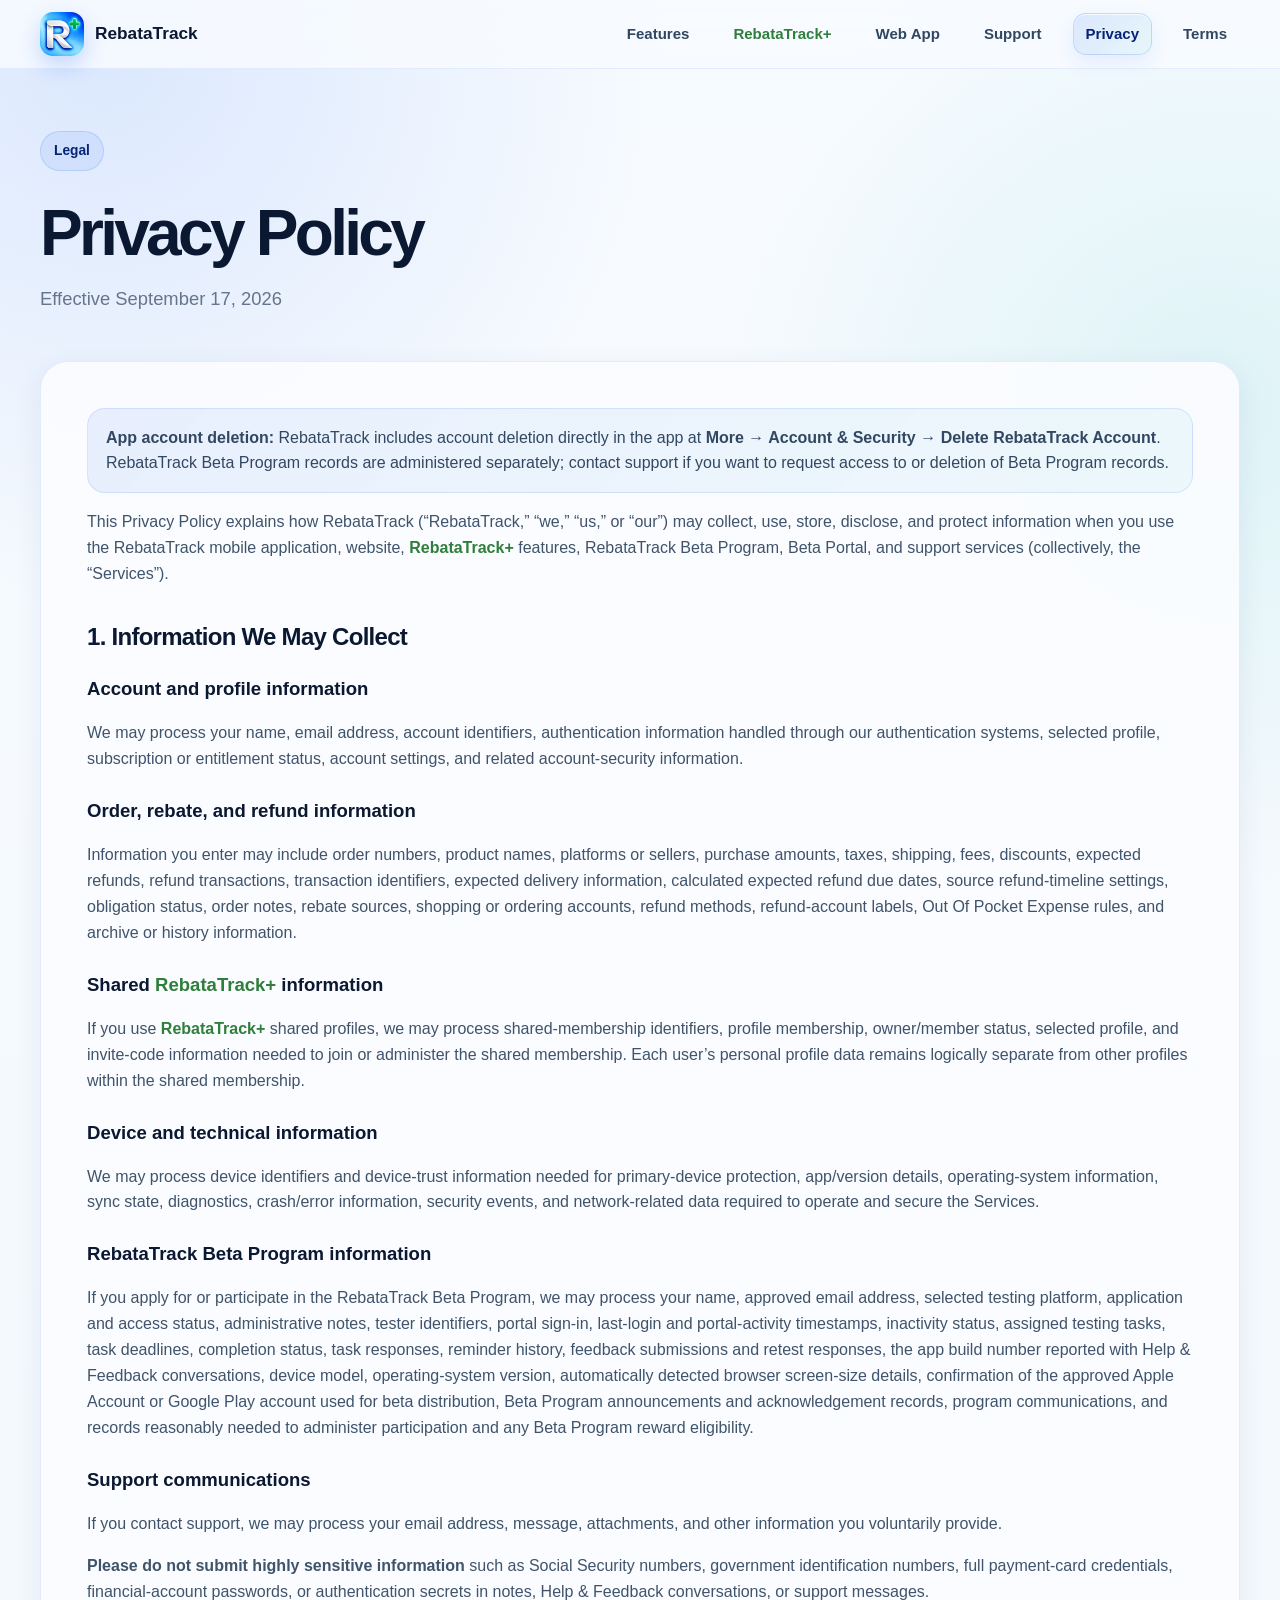
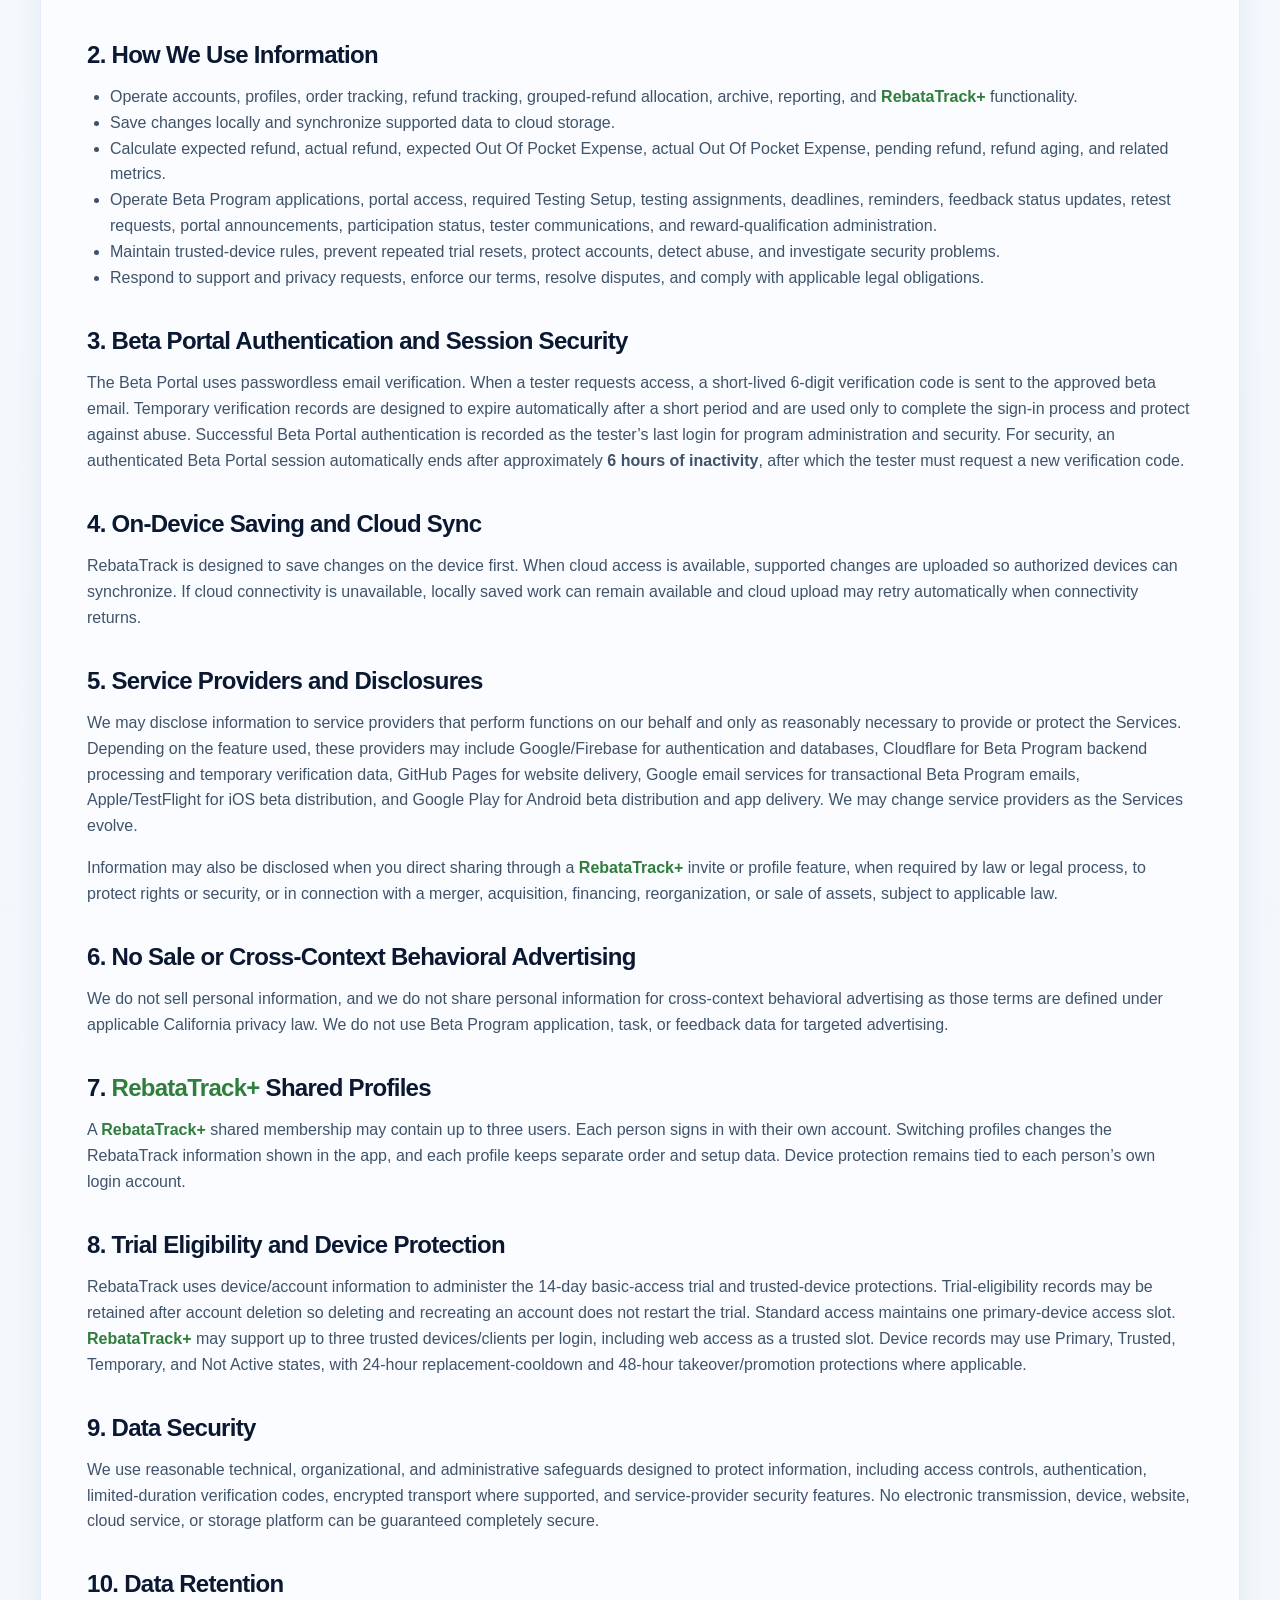
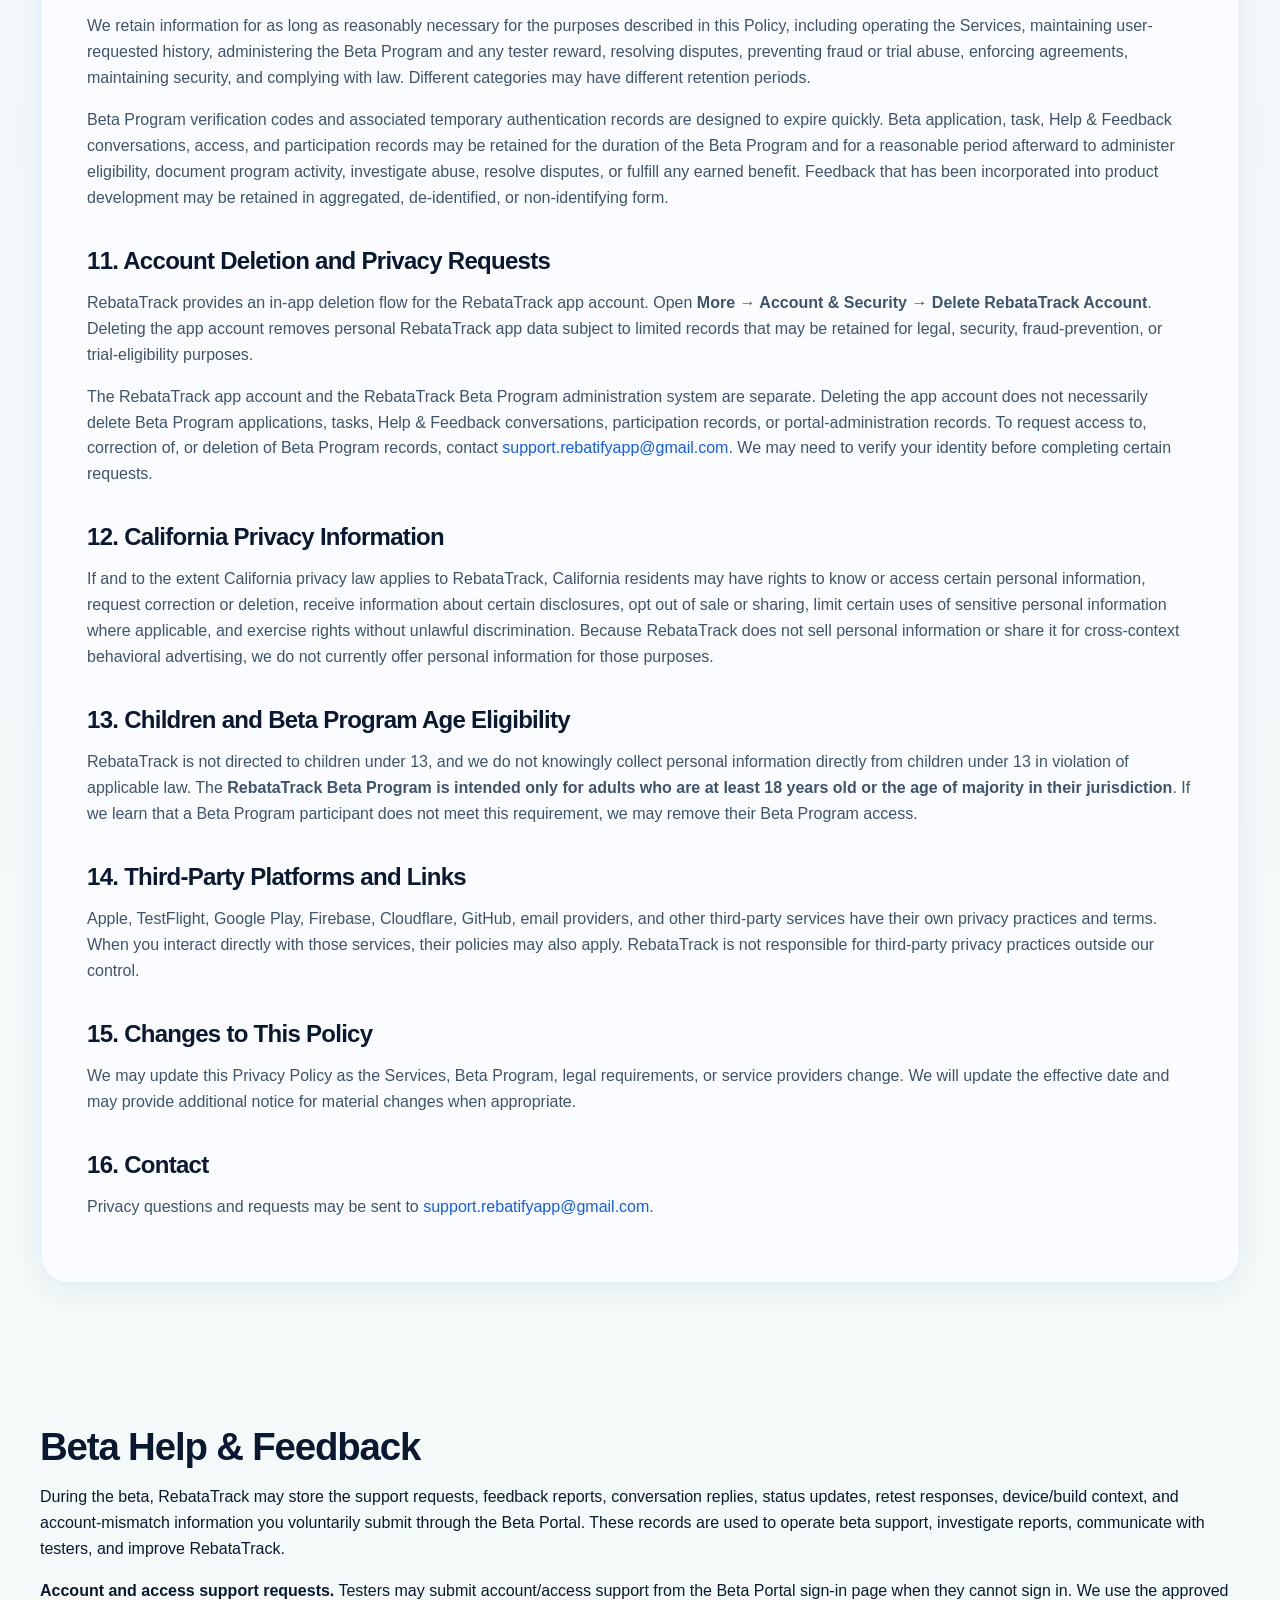
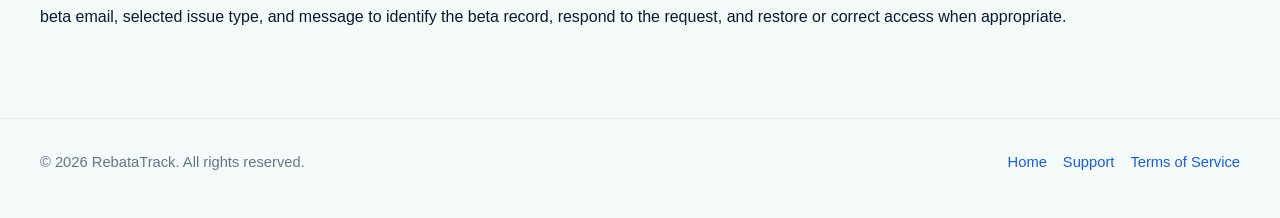
<file: privacy.html>
<!DOCTYPE html>

<html lang="en"><head><meta charset="utf-8"/><meta content="width=device-width,initial-scale=1" name="viewport"/><meta content="#145cf2" name="theme-color"/><meta content="Privacy Policy for RebataTrack, RebataTrack+, and the RebataTrack Beta Program." name="description"/><title>Privacy Policy — RebataTrack</title><link href="app-icon.png?v=115" rel="icon"/><link href="apple-touch-icon.png?v=97" rel="apple-touch-icon"/><link href="favicon-32.png?v=97" rel="icon" sizes="32x32"/><link href="favicon-16.png?v=97" rel="icon" sizes="16x16"/><link href="styles.css?v=97" rel="stylesheet"/></head>
<body>
<header><div class="wrap nav"><a class="brand" href="index.html"><img alt="RebataTrack app icon" src="app-icon.png?v=115"/><span>RebataTrack</span></a><nav><a href="index.html#features">Features</a><a href="index.html#plus"><span class="rebatify-plus-text">RebataTrack+</span></a><a href="https://rebatifyapp.web.app/" title="Open the RebataTrack Web App">Web App</a><a href="support.html">Support</a><a class="nav-current" aria-current="page" href="privacy.html">Privacy</a><a href="terms.html">Terms</a></nav></div></header>
<main><section class="page-head"><div class="wrap"><span class="eyebrow">Legal</span><h1>Privacy Policy</h1><p class="lead">Effective September 17, 2026</p></div></section>
<section class="wrap"><div class="legal-card">
<div class="notice"><strong>App account deletion:</strong> RebataTrack includes account deletion directly in the app at <strong>More → Account &amp; Security → Delete RebataTrack Account</strong>. RebataTrack Beta Program records are administered separately; contact support if you want to request access to or deletion of Beta Program records.</div>
<p>This Privacy Policy explains how RebataTrack (“RebataTrack,” “we,” “us,” or “our”) may collect, use, store, disclose, and protect information when you use the RebataTrack mobile application, website, <span class="rebatify-plus-text">RebataTrack+</span> features, RebataTrack Beta Program, Beta Portal, and support services (collectively, the “Services”).</p>
<h2>1. Information We May Collect</h2>
<h3>Account and profile information</h3><p>We may process your name, email address, account identifiers, authentication information handled through our authentication systems, selected profile, subscription or entitlement status, account settings, and related account-security information.</p>
<h3>Order, rebate, and refund information</h3><p>Information you enter may include order numbers, product names, platforms or sellers, purchase amounts, taxes, shipping, fees, discounts, expected refunds, refund transactions, transaction identifiers, expected delivery information, calculated expected refund due dates, source refund-timeline settings, obligation status, order notes, rebate sources, shopping or ordering accounts, refund methods, refund-account labels, Out Of Pocket Expense rules, and archive or history information.</p>
<h3>Shared <span class="rebatify-plus-text">RebataTrack+</span> information</h3><p>If you use <span class="rebatify-plus-text">RebataTrack+</span> shared profiles, we may process shared-membership identifiers, profile membership, owner/member status, selected profile, and invite-code information needed to join or administer the shared membership. Each user’s personal profile data remains logically separate from other profiles within the shared membership.</p>
<h3>Device and technical information</h3><p>We may process device identifiers and device-trust information needed for primary-device protection, app/version details, operating-system information, sync state, diagnostics, crash/error information, security events, and network-related data required to operate and secure the Services.</p>
<h3>RebataTrack Beta Program information</h3><p>If you apply for or participate in the RebataTrack Beta Program, we may process your name, approved email address, selected testing platform, application and access status, administrative notes, tester identifiers, portal sign-in, last-login and portal-activity timestamps, inactivity status, assigned testing tasks, task deadlines, completion status, task responses, reminder history, feedback submissions and retest responses, the app build number reported with Help & Feedback conversations, device model, operating-system version, automatically detected browser screen-size details, confirmation of the approved Apple Account or Google Play account used for beta distribution, Beta Program announcements and acknowledgement records, program communications, and records reasonably needed to administer participation and any Beta Program reward eligibility.</p>
<h3>Support communications</h3><p>If you contact support, we may process your email address, message, attachments, and other information you voluntarily provide.</p>
<p><strong>Please do not submit highly sensitive information</strong> such as Social Security numbers, government identification numbers, full payment-card credentials, financial-account passwords, or authentication secrets in notes, Help & Feedback conversations, or support messages.</p>
<h2>2. How We Use Information</h2><ul><li>Operate accounts, profiles, order tracking, refund tracking, grouped-refund allocation, archive, reporting, and <span class="rebatify-plus-text">RebataTrack+</span> functionality.</li><li>Save changes locally and synchronize supported data to cloud storage.</li><li>Calculate expected refund, actual refund, expected Out Of Pocket Expense, actual Out Of Pocket Expense, pending refund, refund aging, and related metrics.</li><li>Operate Beta Program applications, portal access, required Testing Setup, testing assignments, deadlines, reminders, feedback status updates, retest requests, portal announcements, participation status, tester communications, and reward-qualification administration.</li><li>Maintain trusted-device rules, prevent repeated trial resets, protect accounts, detect abuse, and investigate security problems.</li><li>Respond to support and privacy requests, enforce our terms, resolve disputes, and comply with applicable legal obligations.</li></ul>
<h2>3. Beta Portal Authentication and Session Security</h2><p>The Beta Portal uses passwordless email verification. When a tester requests access, a short-lived 6-digit verification code is sent to the approved beta email. Temporary verification records are designed to expire automatically after a short period and are used only to complete the sign-in process and protect against abuse. Successful Beta Portal authentication is recorded as the tester’s last login for program administration and security. For security, an authenticated Beta Portal session automatically ends after approximately <strong>6 hours of inactivity</strong>, after which the tester must request a new verification code.</p>
<h2>4. On-Device Saving and Cloud Sync</h2><p>RebataTrack is designed to save changes on the device first. When cloud access is available, supported changes are uploaded so authorized devices can synchronize. If cloud connectivity is unavailable, locally saved work can remain available and cloud upload may retry automatically when connectivity returns.</p>
<h2>5. Service Providers and Disclosures</h2><p>We may disclose information to service providers that perform functions on our behalf and only as reasonably necessary to provide or protect the Services. Depending on the feature used, these providers may include Google/Firebase for authentication and databases, Cloudflare for Beta Program backend processing and temporary verification data, GitHub Pages for website delivery, Google email services for transactional Beta Program emails, Apple/TestFlight for iOS beta distribution, and Google Play for Android beta distribution and app delivery. We may change service providers as the Services evolve.</p><p>Information may also be disclosed when you direct sharing through a <span class="rebatify-plus-text">RebataTrack+</span> invite or profile feature, when required by law or legal process, to protect rights or security, or in connection with a merger, acquisition, financing, reorganization, or sale of assets, subject to applicable law.</p>
<h2>6. No Sale or Cross-Context Behavioral Advertising</h2><p>We do not sell personal information, and we do not share personal information for cross-context behavioral advertising as those terms are defined under applicable California privacy law. We do not use Beta Program application, task, or feedback data for targeted advertising.</p>
<h2>7. <span class="rebatify-plus-text">RebataTrack+</span> Shared Profiles</h2><p>A <span class="rebatify-plus-text">RebataTrack+</span> shared membership may contain up to three users. Each person signs in with their own account. Switching profiles changes the RebataTrack information shown in the app, and each profile keeps separate order and setup data. Device protection remains tied to each person’s own login account.</p>
<h2>8. Trial Eligibility and Device Protection</h2><p>RebataTrack uses device/account information to administer the 14-day basic-access trial and trusted-device protections. Trial-eligibility records may be retained after account deletion so deleting and recreating an account does not restart the trial. Standard access maintains one primary-device access slot. <span class="rebatify-plus-text">RebataTrack+</span> may support up to three trusted devices/clients per login, including web access as a trusted slot. Device records may use Primary, Trusted, Temporary, and Not Active states, with 24-hour replacement-cooldown and 48-hour takeover/promotion protections where applicable.</p>
<h2>9. Data Security</h2><p>We use reasonable technical, organizational, and administrative safeguards designed to protect information, including access controls, authentication, limited-duration verification codes, encrypted transport where supported, and service-provider security features. No electronic transmission, device, website, cloud service, or storage platform can be guaranteed completely secure.</p>
<h2>10. Data Retention</h2><p>We retain information for as long as reasonably necessary for the purposes described in this Policy, including operating the Services, maintaining user-requested history, administering the Beta Program and any tester reward, resolving disputes, preventing fraud or trial abuse, enforcing agreements, maintaining security, and complying with law. Different categories may have different retention periods.</p><p>Beta Program verification codes and associated temporary authentication records are designed to expire quickly. Beta application, task, Help & Feedback conversations, access, and participation records may be retained for the duration of the Beta Program and for a reasonable period afterward to administer eligibility, document program activity, investigate abuse, resolve disputes, or fulfill any earned benefit. Feedback that has been incorporated into product development may be retained in aggregated, de-identified, or non-identifying form.</p>
<h2>11. Account Deletion and Privacy Requests</h2><p>RebataTrack provides an in-app deletion flow for the RebataTrack app account. Open <strong>More → Account &amp; Security → Delete RebataTrack Account</strong>. Deleting the app account removes personal RebataTrack app data subject to limited records that may be retained for legal, security, fraud-prevention, or trial-eligibility purposes.</p><p>The RebataTrack app account and the RebataTrack Beta Program administration system are separate. Deleting the app account does not necessarily delete Beta Program applications, tasks, Help & Feedback conversations, participation records, or portal-administration records. To request access to, correction of, or deletion of Beta Program records, contact <a href="mailto:support.rebatifyapp@gmail.com">support.rebatifyapp@gmail.com</a>. We may need to verify your identity before completing certain requests.</p>
<h2>12. California Privacy Information</h2><p>If and to the extent California privacy law applies to RebataTrack, California residents may have rights to know or access certain personal information, request correction or deletion, receive information about certain disclosures, opt out of sale or sharing, limit certain uses of sensitive personal information where applicable, and exercise rights without unlawful discrimination. Because RebataTrack does not sell personal information or share it for cross-context behavioral advertising, we do not currently offer personal information for those purposes.</p>
<h2>13. Children and Beta Program Age Eligibility</h2><p>RebataTrack is not directed to children under 13, and we do not knowingly collect personal information directly from children under 13 in violation of applicable law. The <strong>RebataTrack Beta Program is intended only for adults who are at least 18 years old or the age of majority in their jurisdiction</strong>. If we learn that a Beta Program participant does not meet this requirement, we may remove their Beta Program access.</p>
<h2>14. Third-Party Platforms and Links</h2><p>Apple, TestFlight, Google Play, Firebase, Cloudflare, GitHub, email providers, and other third-party services have their own privacy practices and terms. When you interact directly with those services, their policies may also apply. RebataTrack is not responsible for third-party privacy practices outside our control.</p>
<h2>15. Changes to This Policy</h2><p>We may update this Privacy Policy as the Services, Beta Program, legal requirements, or service providers change. We will update the effective date and may provide additional notice for material changes when appropriate.</p>
<h2>16. Contact</h2><p>Privacy questions and requests may be sent to <a href="mailto:support.rebatifyapp@gmail.com">support.rebatifyapp@gmail.com</a>.</p>
</div></section><section class="section"><div class="wrap"><h2>Beta Help &amp; Feedback</h2><p>During the beta, RebataTrack may store the support requests, feedback reports, conversation replies, status updates, retest responses, device/build context, and account-mismatch information you voluntarily submit through the Beta Portal. These records are used to operate beta support, investigate reports, communicate with testers, and improve RebataTrack.</p><p><strong>Account and access support requests.</strong> Testers may submit account/access support from the Beta Portal sign-in page when they cannot sign in. We use the approved beta email, selected issue type, and message to identify the beta record, respond to the request, and restore or correct access when appropriate.</p></div></section></main>
<footer><div class="wrap foot"><div>© 2026 RebataTrack. All rights reserved.</div><div class="foot-links"><a href="index.html">Home</a><a href="support.html">Support</a><a href="terms.html">Terms of Service</a></div></div></footer>
<script src="public-nav.js?v=97"></script></body></html>
</file>
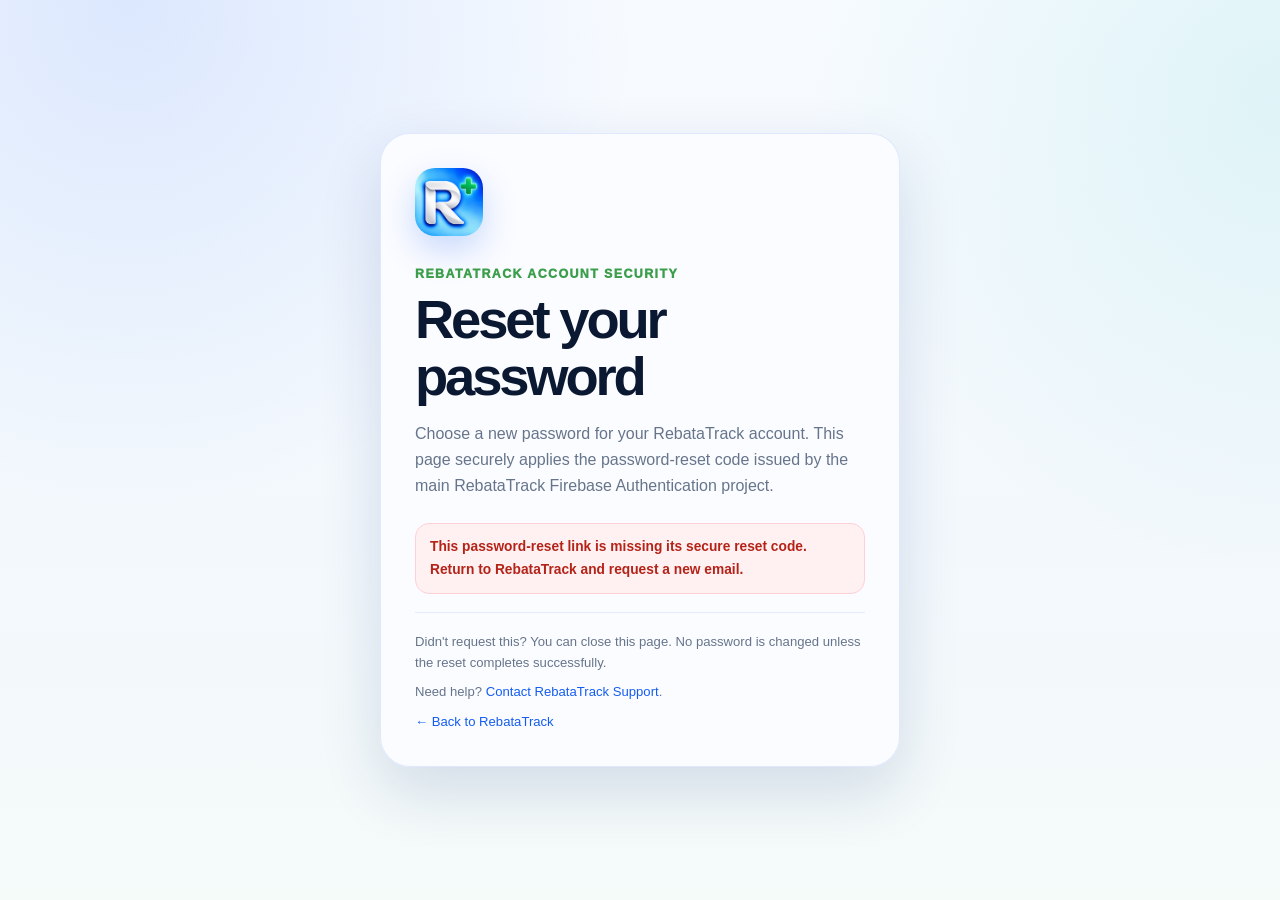
<file: reset-password.html>
<!DOCTYPE html>
<html lang="en">
<head>
<meta charset="utf-8"/>
<meta content="width=device-width,initial-scale=1" name="viewport"/>
<meta content="#145cf2" name="theme-color"/>
<meta content="noindex,nofollow,noarchive,nosnippet" name="robots"/>
<title>Reset Your RebataTrack Password</title>
<link href="app-icon.png?v=115" rel="icon"/><link href="apple-touch-icon.png?v=97" rel="apple-touch-icon"/><link href="favicon-32.png?v=97" rel="icon" sizes="32x32"/><link href="favicon-16.png?v=97" rel="icon" sizes="16x16"/>
<link href="styles.css?v=97" rel="stylesheet"/>
<style>
.reset-password-form{display:grid;gap:14px;margin-top:22px}.reset-password-form .beta-field{margin:0}.reset-password-form input{width:100%;box-sizing:border-box;padding:13px 14px;border:1px solid rgba(20,92,242,.17);border-radius:14px;background:#fff;color:var(--ink);font:inherit;outline:none}.reset-password-form input:focus{border-color:rgba(20,92,242,.5);box-shadow:0 0 0 4px rgba(20,92,242,.08)}.reset-password-help{font-size:.78rem;color:var(--muted);line-height:1.5;margin-top:-5px}.reset-password-success{padding:18px;border-radius:18px;background:var(--green-soft);border:1px solid var(--green-line);color:#267a36;margin-top:20px}.reset-password-success h2{margin:0 0 7px;font-size:1.25rem}.reset-password-success p{margin:0;color:#466652}.reset-password-status{margin-top:16px}
</style>
</head>
<body class="portal-body">
<main class="portal-auth-shell">
<section class="portal-auth-card">
<a aria-label="RebataTrack home" class="portal-logo" href="index.html"><img alt="RebataTrack app icon" src="app-icon.png?v=115"/></a>
<div class="portal-kicker">RebataTrack Account Security</div>
<h1>Reset your password</h1>
<p class="portal-auth-lead">Choose a new password for your RebataTrack account. This page securely applies the password-reset code issued by the main RebataTrack Firebase Authentication project.</p>
<div class="portal-alert error reset-password-status" hidden id="resetError"></div>
<div class="portal-alert warning reset-password-status" id="resetChecking">Checking your password-reset link…</div>
<form class="reset-password-form" hidden id="resetForm">
<div class="beta-field">
<label for="newPassword">New password</label>
<input autocomplete="new-password" id="newPassword" minlength="6" required type="password"/>
</div>
<div class="beta-field">
<label for="confirmPassword">Confirm new password</label>
<input autocomplete="new-password" id="confirmPassword" minlength="6" required type="password"/>
</div>
<div class="reset-password-help">Use at least 6 characters. If your RebataTrack account has a stronger Firebase password policy, that policy will also be enforced.</div>
<button class="beta-submit" id="resetSubmit" type="submit">Update Password <span aria-hidden="true">→</span></button>
</form>
<div class="reset-password-success" hidden id="resetSuccess">
<h2>Password updated</h2>
<p>Your RebataTrack password has been changed. You can close this page and sign in to RebataTrack with your new password.</p>
</div>
<div class="portal-auth-footer">
<p>Didn't request this? You can close this page. No password is changed unless the reset completes successfully.</p>
<p>Need help? <a href="mailto:support.rebatifyapp@gmail.com">Contact RebataTrack Support</a>.</p>
<a href="index.html">← Back to RebataTrack</a>
</div>
</section>
</main>
<script>
(() => {
  const API_KEY = 'AIzaSyA6niyC49MD-Ymrg0tuERpAR4frI6ZfsJE';
  const params = new URLSearchParams(location.search);
  const oobCode = params.get('oobCode') || '';
  const sessionEventToken = params.get('rebatifySessionEvent') || '';
  const EMAIL_WORKER_URL = 'https://rebatify-app-email.support-rebatifyapp.workers.dev';
  const checking = document.getElementById('resetChecking');
  const errorBox = document.getElementById('resetError');
  const form = document.getElementById('resetForm');
  const success = document.getElementById('resetSuccess');
  const submit = document.getElementById('resetSubmit');
  const newPassword = document.getElementById('newPassword');
  const confirmPassword = document.getElementById('confirmPassword');

  function showError(message) {
    checking.hidden = true;
    errorBox.textContent = message;
    errorBox.hidden = false;
    form.hidden = true;
  }

  function friendlyError(code) {
    const value = String(code || '');
    if (value.includes('EXPIRED_OOB_CODE')) return 'This password-reset link has expired. Return to RebataTrack and request a new one.';
    if (value.includes('INVALID_OOB_CODE')) return 'This password-reset link is invalid or has already been used. Return to RebataTrack and request a new one.';
    if (value.includes('WEAK_PASSWORD') || value.includes('PASSWORD_DOES_NOT_MEET_REQUIREMENTS')) return 'That password does not meet the RebataTrack account password requirements. Please choose a stronger password.';
    return 'We could not complete this password reset. Return to RebataTrack and request a new password-reset email.';
  }

  async function authRequest(payload) {
    const response = await fetch(`https://identitytoolkit.googleapis.com/v1/accounts:resetPassword?key=${encodeURIComponent(API_KEY)}`, {
      method: 'POST', headers: { 'Content-Type': 'application/json' }, body: JSON.stringify(payload)
    });
    const data = await response.json().catch(() => ({}));
    if (!response.ok) throw new Error(data?.error?.message || 'PASSWORD_RESET_FAILED');
    return data;
  }

  async function notifySignedInClients() {
    if (!oobCode || !sessionEventToken) return;
    try {
      await fetch(`${EMAIL_WORKER_URL}/v1/password-reset-complete`, {
        method: 'POST',
        headers: { 'Content-Type': 'application/json' },
        body: JSON.stringify({ oobCode, eventToken: sessionEventToken })
      });
    } catch (_) {
      // Firebase has already changed the password. Session notification is best-effort and
      // must never make a successful password reset look like it failed.
    }
  }

  async function verifyCode() {
    if (!oobCode) { showError('This password-reset link is missing its secure reset code. Return to RebataTrack and request a new email.'); return; }
    try {
      await authRequest({ oobCode });
      checking.hidden = true;
      form.hidden = false;
      newPassword.focus();
    } catch (error) {
      showError(friendlyError(error.message));
    }
  }

  form.addEventListener('submit', async (event) => {
    event.preventDefault();
    errorBox.hidden = true;
    if (newPassword.value.length < 6) { errorBox.textContent = 'Enter a password with at least 6 characters.'; errorBox.hidden = false; return; }
    if (newPassword.value !== confirmPassword.value) { errorBox.textContent = 'The two passwords do not match.'; errorBox.hidden = false; return; }
    submit.disabled = true; submit.textContent = 'Updating Password…';
    try {
      await authRequest({ oobCode, newPassword: newPassword.value });
      await notifySignedInClients();
      form.hidden = true; success.hidden = false;
      history.replaceState(null, '', location.pathname);
    } catch (error) {
      errorBox.textContent = friendlyError(error.message); errorBox.hidden = false;
    } finally {
      submit.disabled = false; submit.innerHTML = 'Update Password <span aria-hidden="true">→</span>';
    }
  });

  verifyCode();
})();
</script>
</body>
</html>
</file>
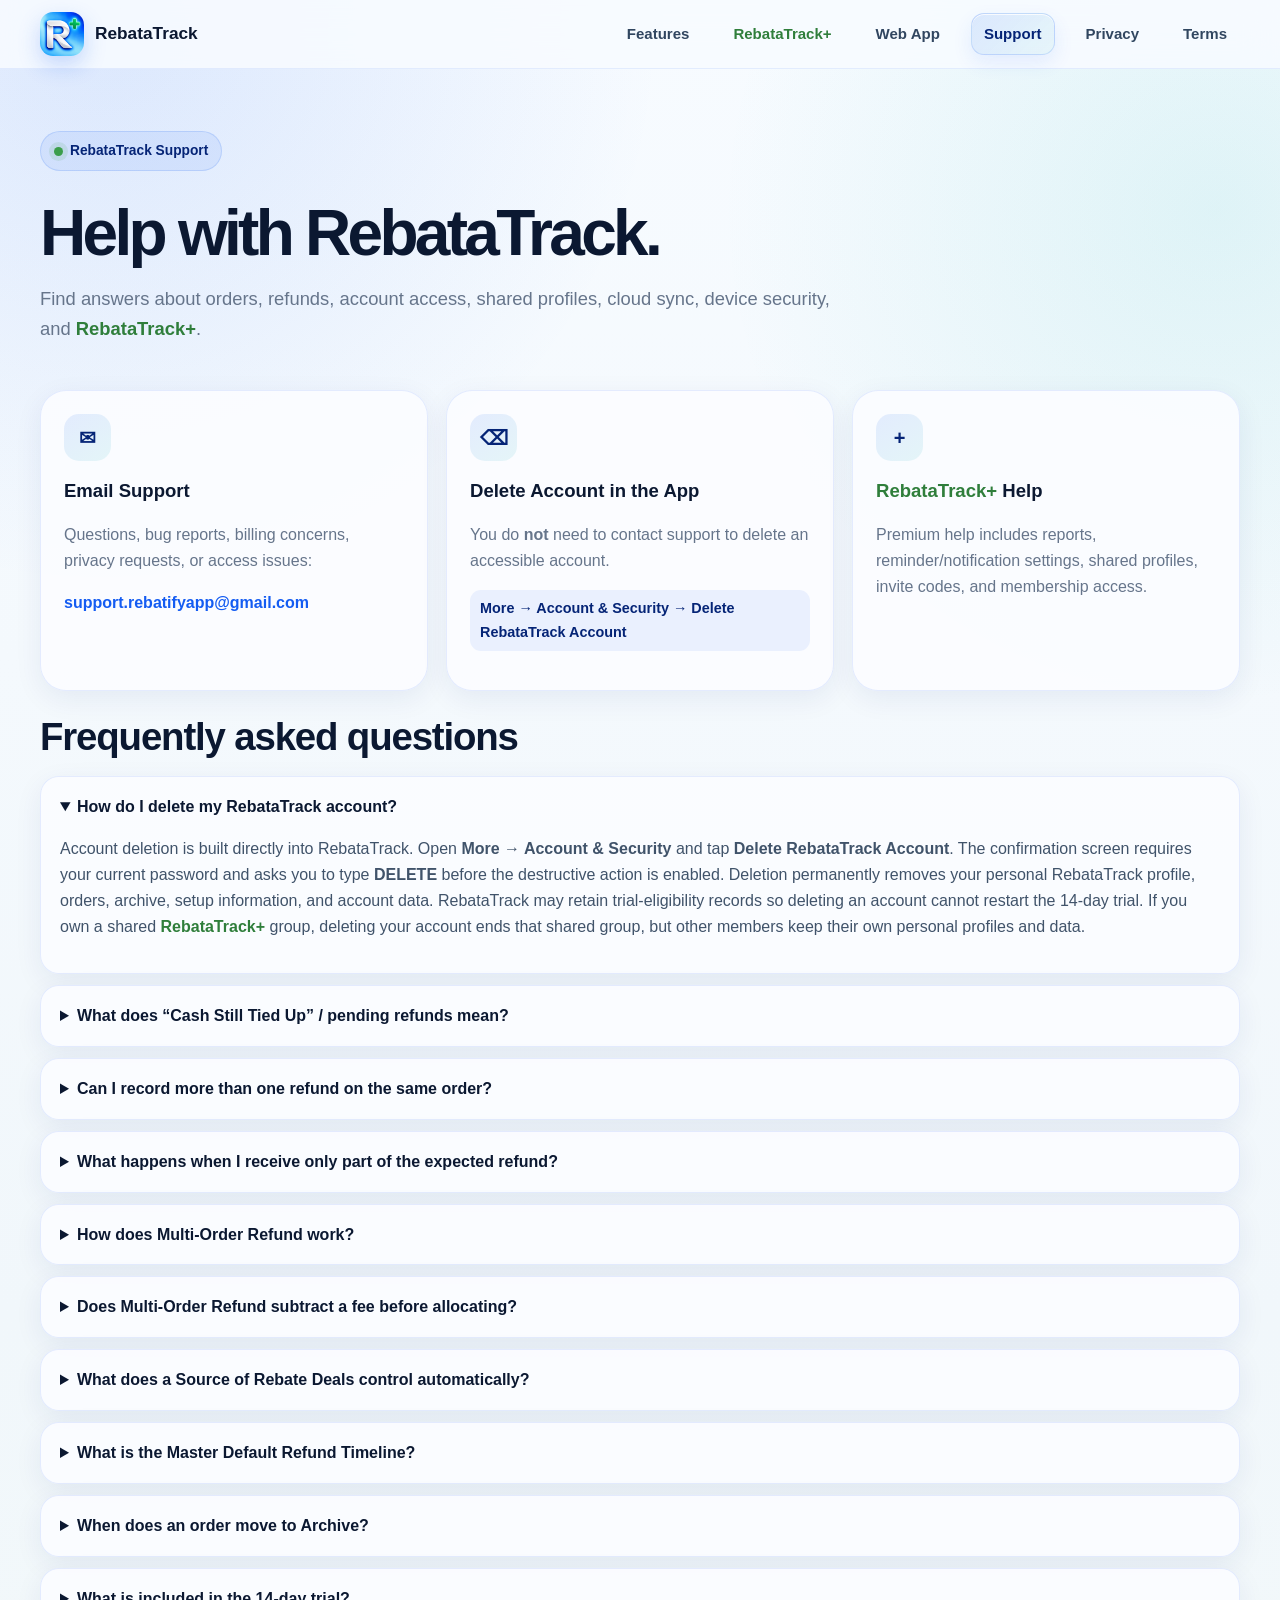
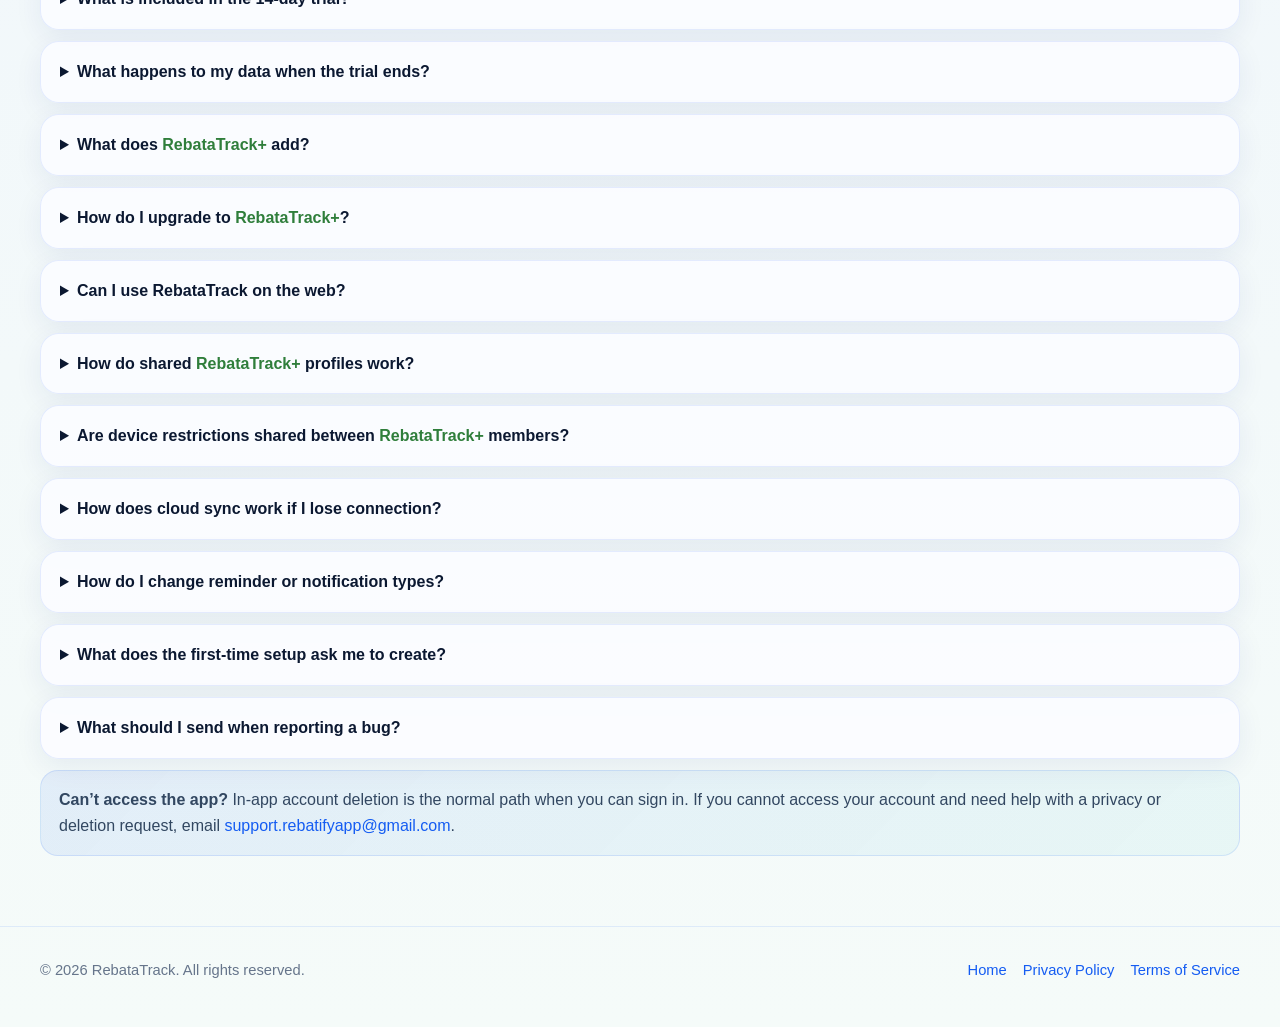
<file: support.html>
<!DOCTYPE html>

<html lang="en"><head><meta charset="utf-8"/><meta content="width=device-width,initial-scale=1" name="viewport"/><meta content="#145cf2" name="theme-color"/><meta content="Help, FAQs, and account support for the RebataTrack rebate tracking app and RebataTrack+." name="description"/><title>Support — RebataTrack</title><link href="app-icon.png?v=115" rel="icon"/><link href="apple-touch-icon.png?v=97" rel="apple-touch-icon"/><link href="favicon-32.png?v=97" rel="icon" sizes="32x32"/><link href="favicon-16.png?v=97" rel="icon" sizes="16x16"/><link href="styles.css?v=108" rel="stylesheet"/></head>
<body>
<header><div class="wrap nav"><a class="brand" href="index.html"><img alt="RebataTrack app icon" src="app-icon.png?v=115"/><span>RebataTrack</span></a><nav><a href="index.html#features">Features</a><a href="index.html#plus"><span class="rebatify-plus-text">RebataTrack+</span></a><a href="https://rebatifyapp.web.app/" title="Open the RebataTrack Web App">Web App</a><a class="nav-current" aria-current="page" href="support.html">Support</a><a href="privacy.html">Privacy</a><a href="terms.html">Terms</a></nav></div></header>
<main>
<section class="page-head"><div class="wrap"><span class="eyebrow"><span class="plus-dot"></span> RebataTrack Support</span><h1>Help with RebataTrack.</h1><p class="lead">Find answers about orders, refunds, account access, shared profiles, cloud sync, device security, and <span class="rebatify-plus-text">RebataTrack+</span>.</p></div></section>
<section class="wrap">
<div class="support-grid">
<article class="card"><div class="icon-bubble">✉</div><h3>Email Support</h3><p>Questions, bug reports, billing concerns, privacy requests, or access issues:</p><p><strong><a href="mailto:support.rebatifyapp@gmail.com">support.rebatifyapp@gmail.com</a></strong></p></article>
<article class="card"><div class="icon-bubble">⌫</div><h3>Delete Account in the App</h3><p>You do <strong>not</strong> need to contact support to delete an accessible account.</p><p><span class="code-path">More → Account &amp; Security → Delete RebataTrack Account</span></p></article>
<article class="card"><div class="icon-bubble">+</div><h3><span class="rebatify-plus-text">RebataTrack+</span> Help</h3><p>Premium help includes reports, reminder/notification settings, shared profiles, invite codes, and membership access.</p></article>
</div>
<div class="faq">
<h2>Frequently asked questions</h2>
<details open=""><summary>How do I delete my RebataTrack account?</summary><p>Account deletion is built directly into RebataTrack. Open <strong>More → Account &amp; Security</strong> and tap <strong>Delete RebataTrack Account</strong>. The confirmation screen requires your current password and asks you to type <strong>DELETE</strong> before the destructive action is enabled. Deletion permanently removes your personal RebataTrack profile, orders, archive, setup information, and account data. RebataTrack may retain trial-eligibility records so deleting an account cannot restart the 14-day trial. If you own a shared <span class="rebatify-plus-text">RebataTrack+</span> group, deleting your account ends that shared group, but other members keep their own personal profiles and data.</p></details>
<details><summary>What does “Cash Still Tied Up” / pending refunds mean?</summary><p>It is the refund money RebataTrack still actively expects to recover from <strong>active orders</strong>. It intentionally excludes expected out-of-pocket cost. If an order is completed with a partial refund, the unrecovered amount remains part of that order’s historical actual-Out Of Pocket Expense result, but it stops counting as pending cash.</p></details>
<details><summary>Can I record more than one refund on the same order?</summary><p>Yes. Refunds are stored as transactions, so you can record additional refunds later. The order’s “Refunded So Far,” “Actual Out Of Pocket Expense,” and “Outstanding Refund” update from the recorded refund transactions.</p></details>
<details><summary>What happens when I receive only part of the expected refund?</summary><p>You can record the partial amount and continue waiting for additional refund transactions. If you decide the remaining amount will not be recovered, RebataTrack can complete the order with a partial refund <strong>after the required order workflow is complete</strong>. That action approves the financial shortfall only—it does not bypass missing delivery, form, review, rating, seller-feedback, or other applicable workflow steps.</p></details>
<details><summary>How does Multi-Order Refund work?</summary><p>Open <strong>Orders → Record a Multi-Order Refund</strong>. Enter the <strong>actual amount received</strong>; that amount is the entire allocation pool. Choose the refund method/account and select every order that was included in the transaction. RebataTrack compares the selected orders’ outstanding expected refunds with the amount actually received and automatically allocates that pool proportionally across the selected orders. Cent-level rounding is reconciled so the allocations equal the received transaction exactly.</p></details>
<details><summary>Does Multi-Order Refund subtract a fee before allocating?</summary><p>No. Multi-Order Refund asks for the <strong>actual amount that arrived</strong>, and that entered amount becomes the full allocation pool. If a third party withheld a fee before paying you, enter the amount that was actually received.</p></details>
<details><summary>What does a Source of Rebate Deals control automatically?</summary><p>A Source of Rebate Deals controls the order's <strong>Refund Due / Reminder Timeline</strong>. RebataTrack calculates the expected refund due date automatically from the selected source and the order date. A source can use the <strong>Master Default Refund Timeline</strong> or its own custom number of days. Refund method/account and obligation choices still remain order-specific.</p></details>
<details><summary>What is the Master Default Refund Timeline?</summary><p>It is the default refund timeline used when a Source of Rebate Deals does not have its own custom setting. By default, RebataTrack expects refunds <strong>7 days after the order date</strong>. That same timeline controls when refund reminders begin and when a refund becomes due or overdue. You can change it in <strong>More → Reminders &amp; Notification Settings → Reminder Settings</strong>.</p></details>
<details><summary>When does an order move to Archive?</summary><p>RebataTrack requires both sides of the order to be ready: the applicable workflow must be complete and the refund requirement must be satisfied. A full refund does not bypass an incomplete order workflow. Once every applicable workflow step is complete and the refund is fully satisfied—or you have explicitly completed the order with a partial refund—the order can automatically archive. Editing an archived order so it becomes incomplete can reopen it.</p></details>
<details><summary>What is included in the 14-day trial?</summary><p>The trial provides <strong>basic app access for 14 days</strong>. <span class="rebatify-plus-text">RebataTrack+</span> premium features—advanced reporting, premium reminders/notifications, and shared profiles—remain locked during the basic-access trial. When the trial ends, <span class="rebatify-plus-text">RebataTrack+</span> is required to continue using the full app.</p></details>
<details><summary>What happens to my data when the trial ends?</summary><p>Your account is not treated as though the data disappeared. The app provides a basic CSV export option from the trial-ended screen containing basic order information such as order number, date, source, item, order amount, refund amount, and basic statuses. <span class="rebatify-plus-text">RebataTrack+</span> restores continued app access and premium reporting/export capability.</p></details>
<details><summary>What does <span class="rebatify-plus-text">RebataTrack+</span> add?</summary><p><span class="rebatify-plus-text">RebataTrack+</span> provides continued app access after the trial plus advanced Financial Intelligence reporting, report-library views, custom workflow reminder timing, notification controls, shared membership for up to three users/profiles, and web access from a supported browser. Each profile keeps separate orders and setup data.</p></details>
<details class="public-upgrade-faq"><summary>How do I upgrade to <span class="rebatify-plus-text">RebataTrack+</span>?</summary><div class="upgrade-faq-body"><p>If your 14-day trial is still active, open <strong>More</strong>, find the <strong>RebataTrack+</strong> card, tap <strong>View Plans</strong>, then choose Monthly or Annual and confirm the purchase through the App Store or Google Play. If the trial has already ended, the same plan choices appear directly on the trial-ended screen.</p><div class="upgrade-guide-gallery public"><figure><a href="rebatatrack-plus-view-plans.png?v=115" target="_blank" rel="noopener"><img alt="RebataTrack More screen showing View Plans on the RebataTrack+ card" src="rebatatrack-plus-view-plans.png?v=115"/></a><figcaption>1. While your trial is active, tap View Plans.</figcaption></figure><figure><a href="rebatatrack-plus-plan-picker.png?v=115" target="_blank" rel="noopener"><img alt="RebataTrack+ plan selection screen with monthly and annual subscriptions" src="rebatatrack-plus-plan-picker.png?v=115"/></a><figcaption>2. Choose Monthly or Annual and confirm with your app store.</figcaption></figure><figure><a href="rebatatrack-plus-trial-ended.png?v=115" target="_blank" rel="noopener"><img alt="RebataTrack trial-ended screen with subscription choices" src="rebatatrack-plus-trial-ended.png?v=115"/></a><figcaption>If your trial has ended, choose a plan from this screen.</figcaption></figure></div><p class="upgrade-guide-note"><strong>iPhone and Android:</strong> These screenshots show iPhone. Android follows the same RebataTrack+ flow, with purchase confirmation through Google Play. Current pricing and billing details are confirmed by the App Store or Google Play before purchase.</p></div></details>
<details><summary>Can I use RebataTrack on the web?</summary><p>Yes. Web access is included with <span class="rebatify-plus-text">RebataTrack+</span>. You can access RebataTrack from a supported web browser in addition to your iPhone. Your RebataTrack account stays synchronized across authorized clients, and web access counts as one of the trusted device/client slots for that login.</p></details>
<details><summary>How do shared <span class="rebatify-plus-text">RebataTrack+</span> profiles work?</summary><p>A <span class="rebatify-plus-text">RebataTrack+</span> shared membership supports up to <strong>3 users</strong>. The owner generates an invite code, and the other person signs in with their own RebataTrack account before joining. Switching profiles changes the RebataTrack data view; each profile keeps separate orders, sources, shopping/ordering accounts, refund accounts, reports, and setup data. Invite codes expire after 7 days.</p></details>
<details><summary>Are device restrictions shared between <span class="rebatify-plus-text">RebataTrack+</span> members?</summary><p>No. Trusted-device protection stays tied to each person’s own login account. Device protection is tied to each person’s own login. Standard access uses one primary-device slot. With <span class="rebatify-plus-text">RebataTrack+</span>, each login can use up to 3 trusted devices/clients total, with web access counting as one of those slots. Replacement protection uses a 24-hour cooldown and 48-hour takeover/promotion timing when applicable.</p></details>
<details><summary>How does cloud sync work if I lose connection?</summary><p>RebataTrack saves changes on the device first. When cloud access is available, those changes upload to synchronize authorized devices. If the connection is unavailable, you can continue working with locally saved changes and RebataTrack retries cloud upload automatically when connectivity returns.</p></details>
<details><summary>How do I change reminder or notification types?</summary><p>These are <span class="rebatify-plus-text">RebataTrack+</span> features. Open <strong>More → Reminders &amp; Notification Settings</strong>. <strong>Reminder Settings</strong> controls the Master Default Refund Timeline plus Review &amp; Rating, Delivery Confirmation, and Pending Review Check timing. <strong>Notifications</strong> can be individually enabled for Review &amp; Rating Reminders, Delivery Confirmation, Pending Review Checks, and Refund Due &amp; Overdue Refunds.</p></details>
<details><summary>What does the first-time setup ask me to create?</summary><p>First-time setup walks through five key items in order: <strong>Shopping/Ordering Account</strong>, <strong>Master Default Refund Timeline</strong>, <strong>Main Source of Rebate Deals</strong>, <strong>Refund Account</strong>, and <strong>Tax Preference</strong>. The first source can inherit the master refund timeline or use one source-specific number of days.</p></details>
<details><summary>What should I send when reporting a bug?</summary><p>Include your RebataTrack app version, iPhone model, iOS version, the screen or order involved, what you expected to happen, what happened instead, and a screenshot if it helps. Do not email passwords or other authentication secrets.</p></details>
<div class="notice"><strong>Can’t access the app?</strong> In-app account deletion is the normal path when you can sign in. If you cannot access your account and need help with a privacy or deletion request, email <a href="mailto:support.rebatifyapp@gmail.com">support.rebatifyapp@gmail.com</a>.</div>
</div>
</section>
</main>
<footer><div class="wrap foot"><div>© 2026 RebataTrack. All rights reserved.</div><div class="foot-links"><a href="index.html">Home</a><a href="privacy.html">Privacy Policy</a><a href="terms.html">Terms of Service</a></div></div></footer>
<script src="public-nav.js?v=97"></script></body></html>
</file>
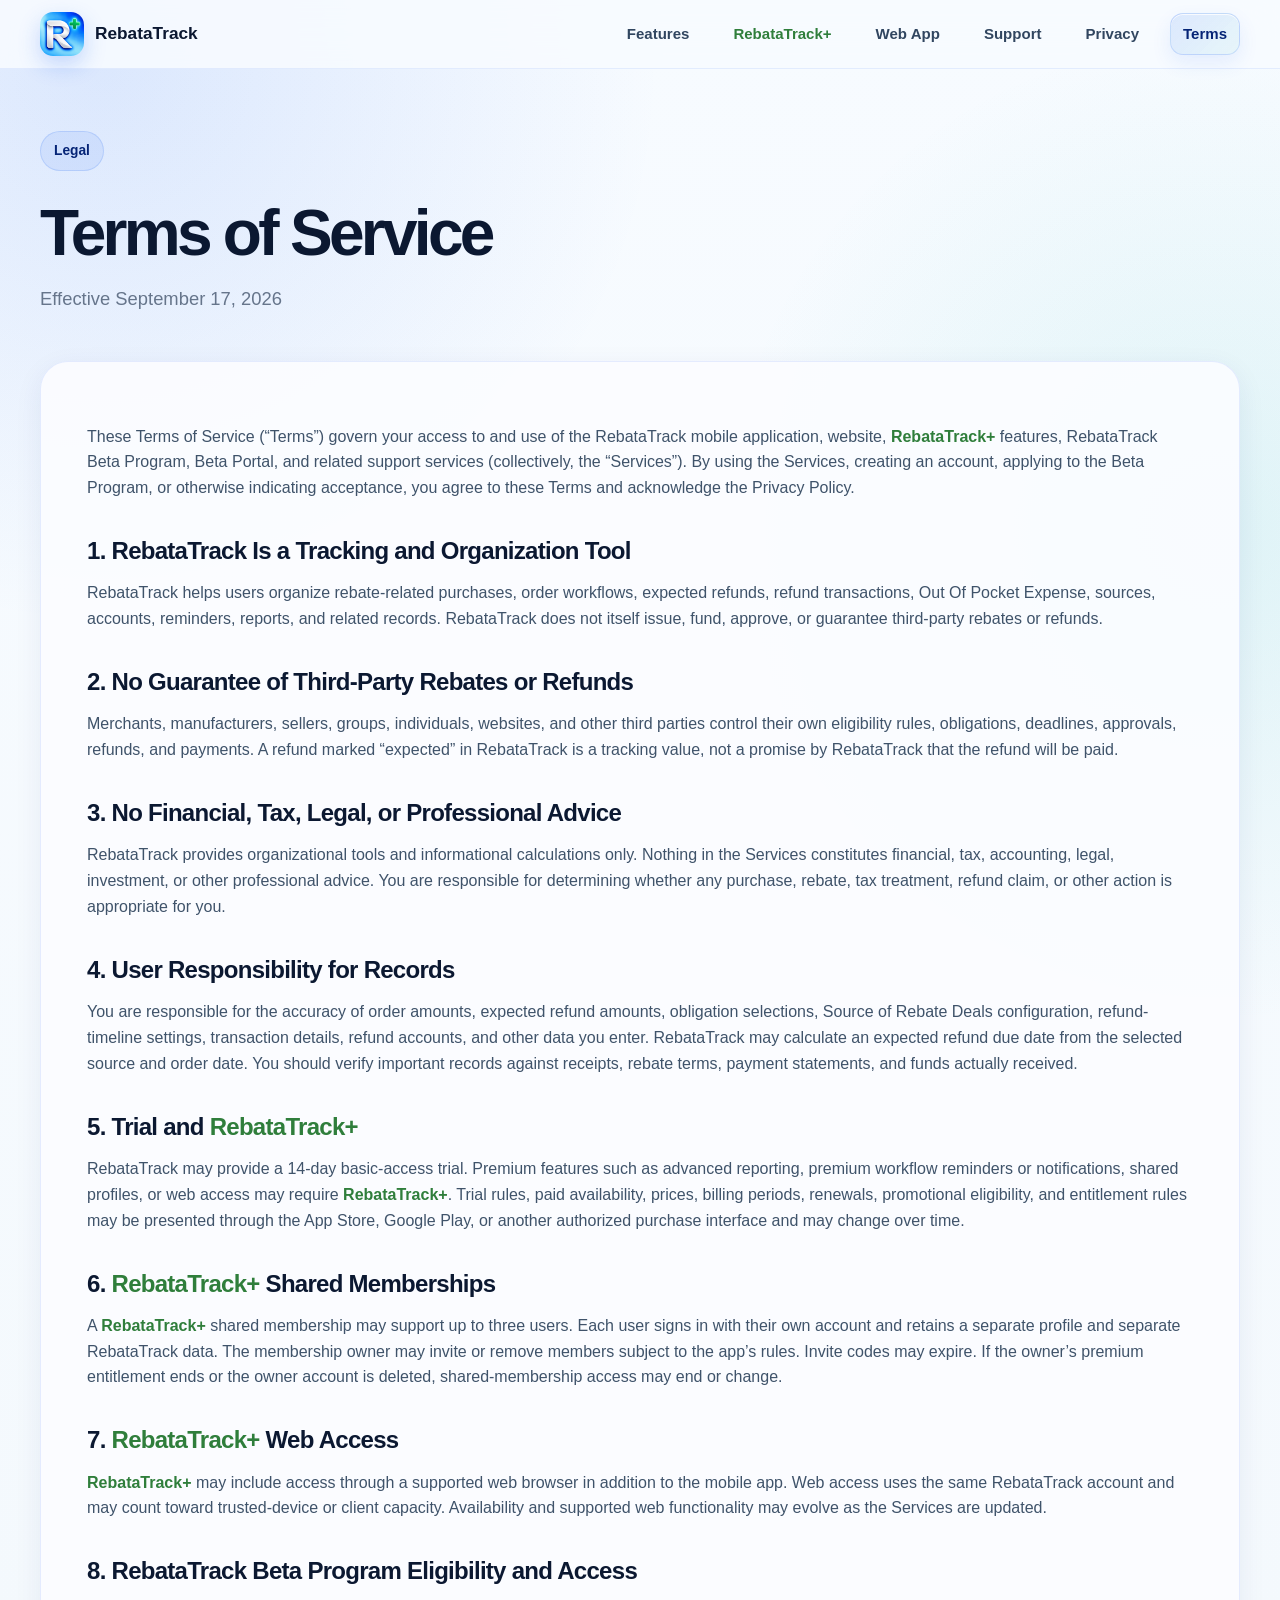
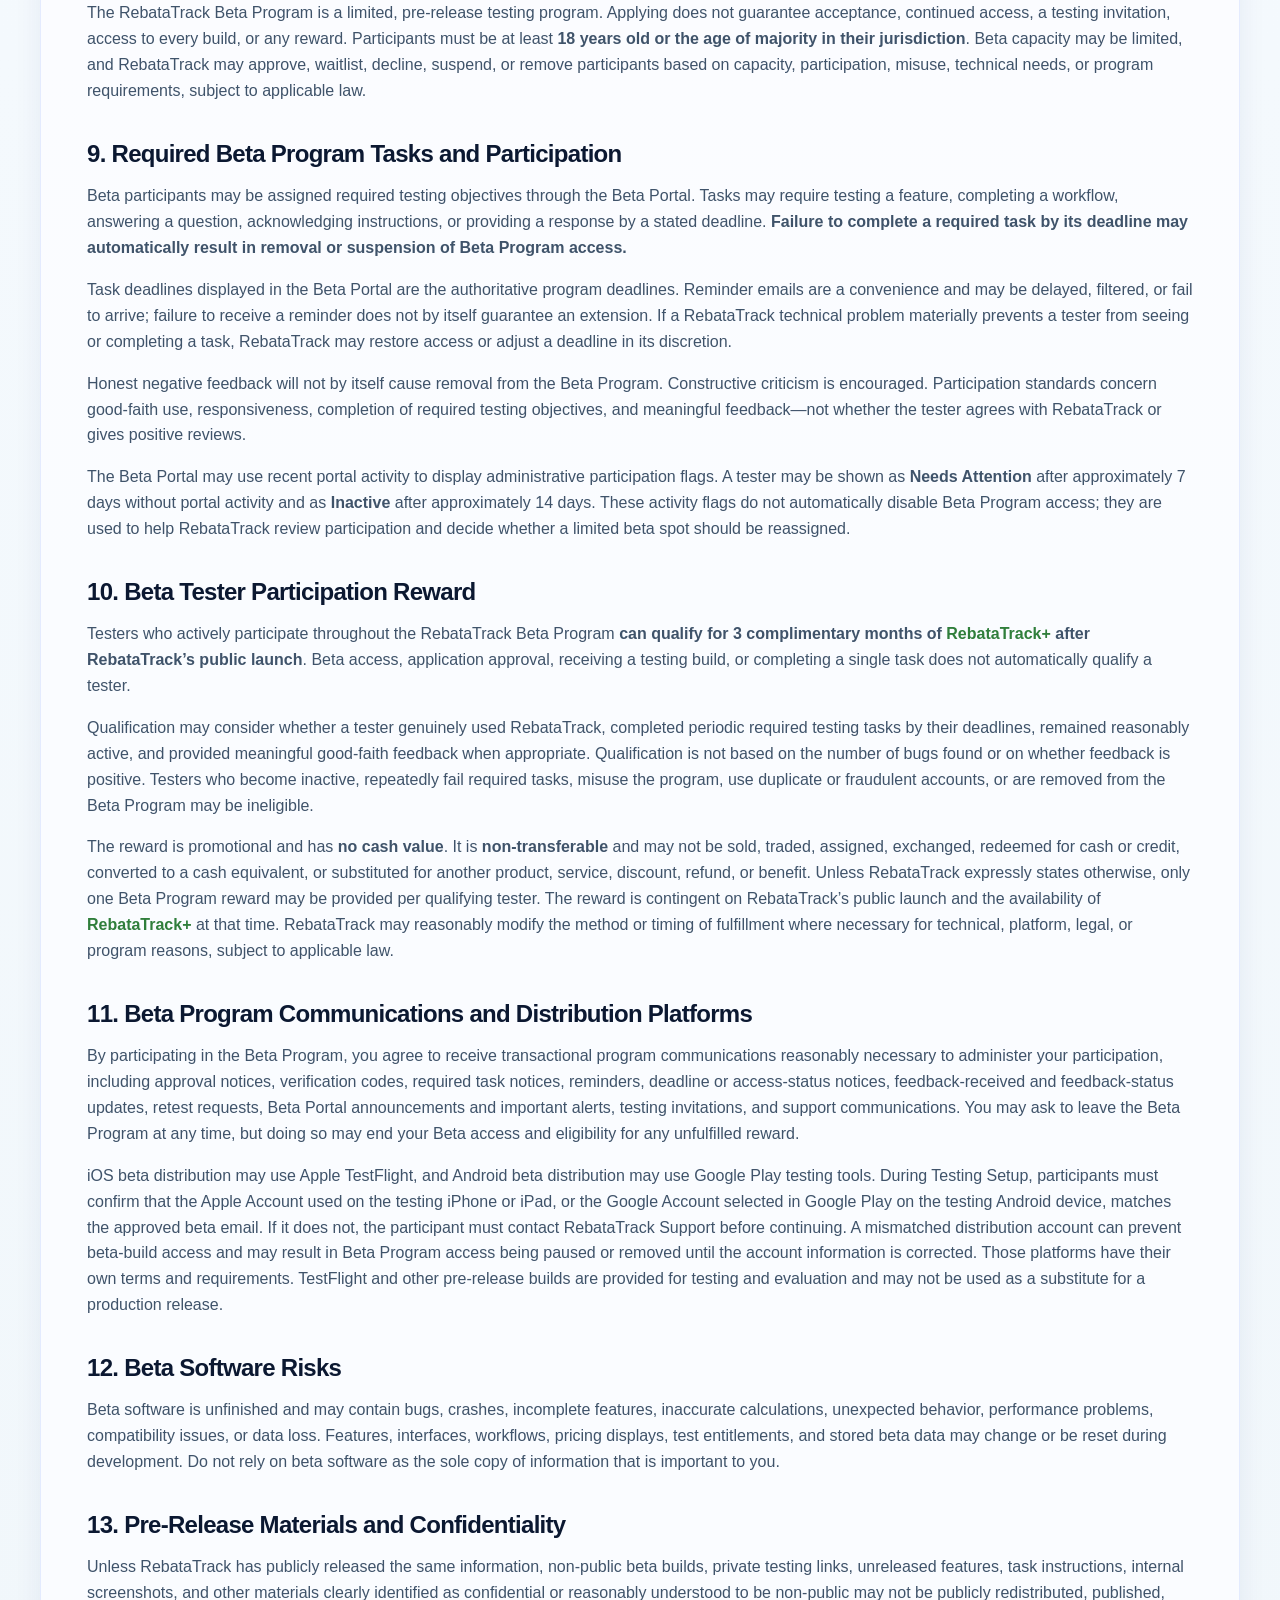
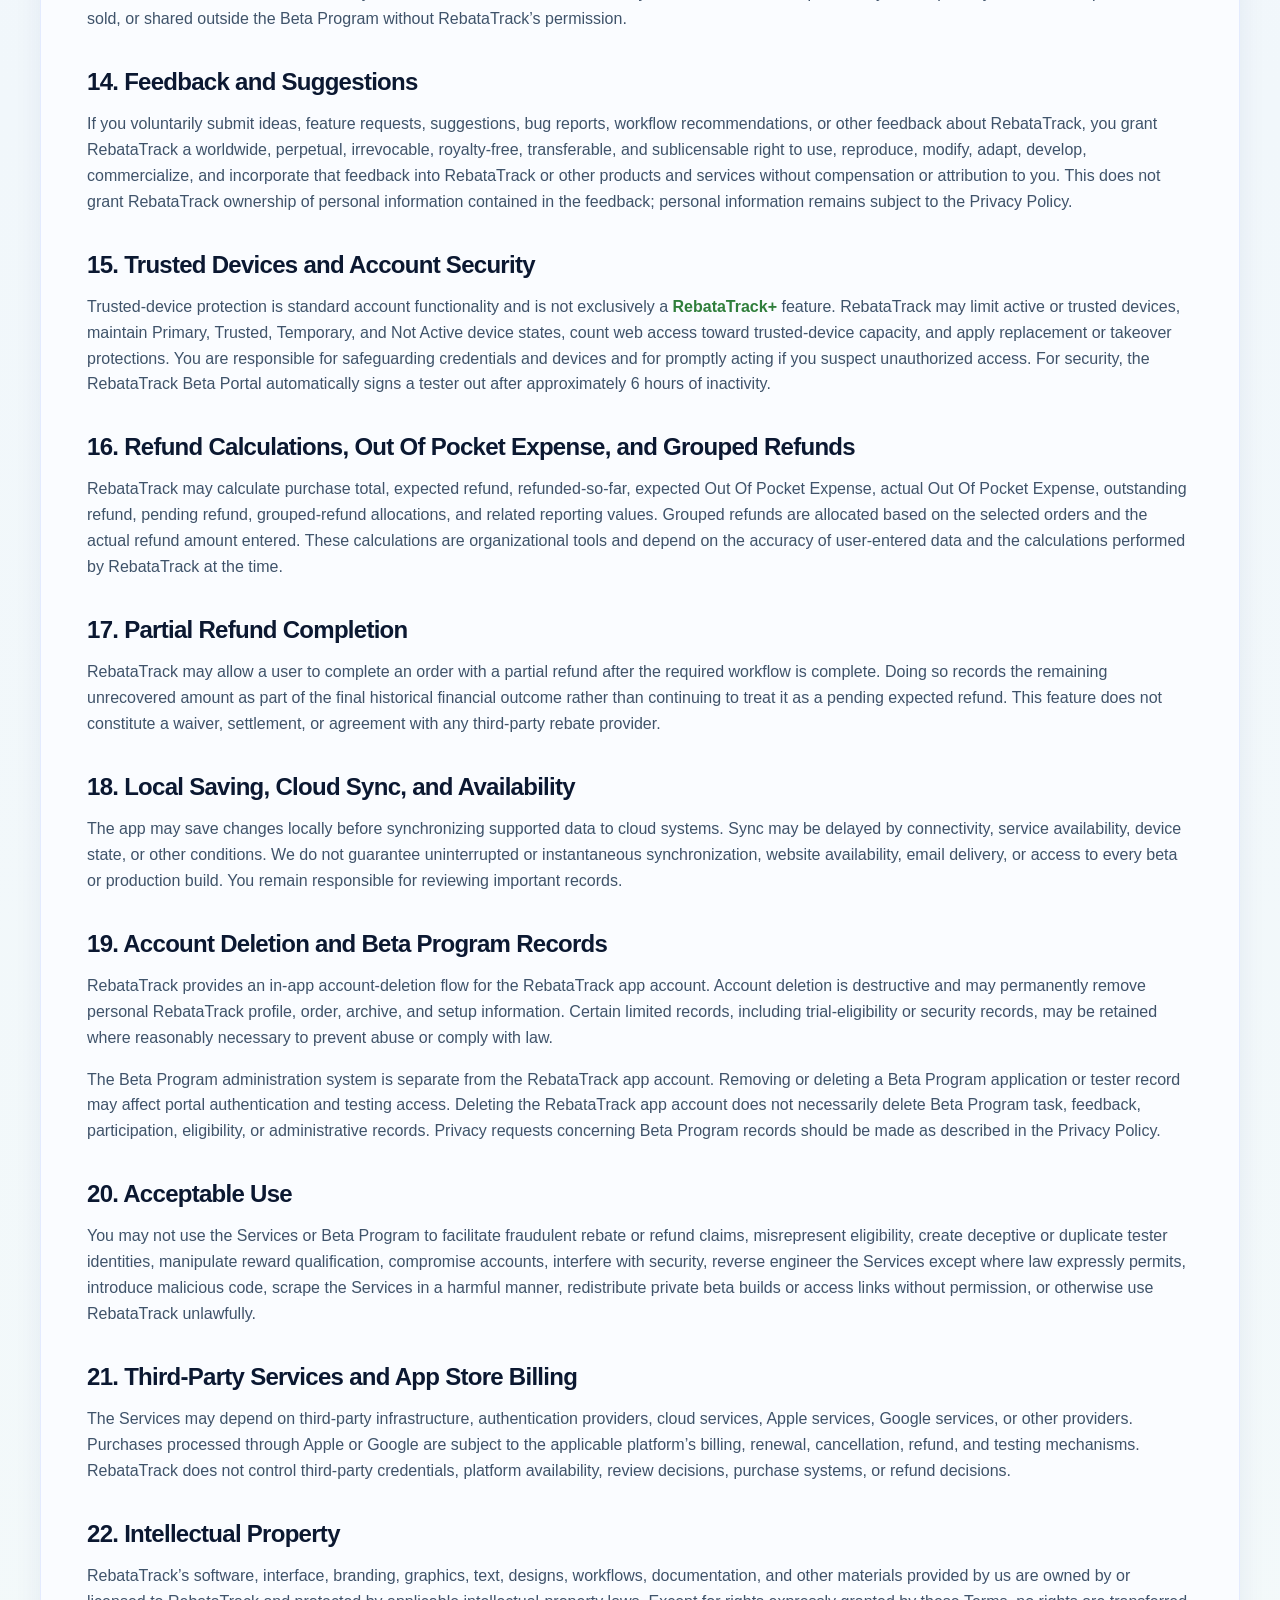
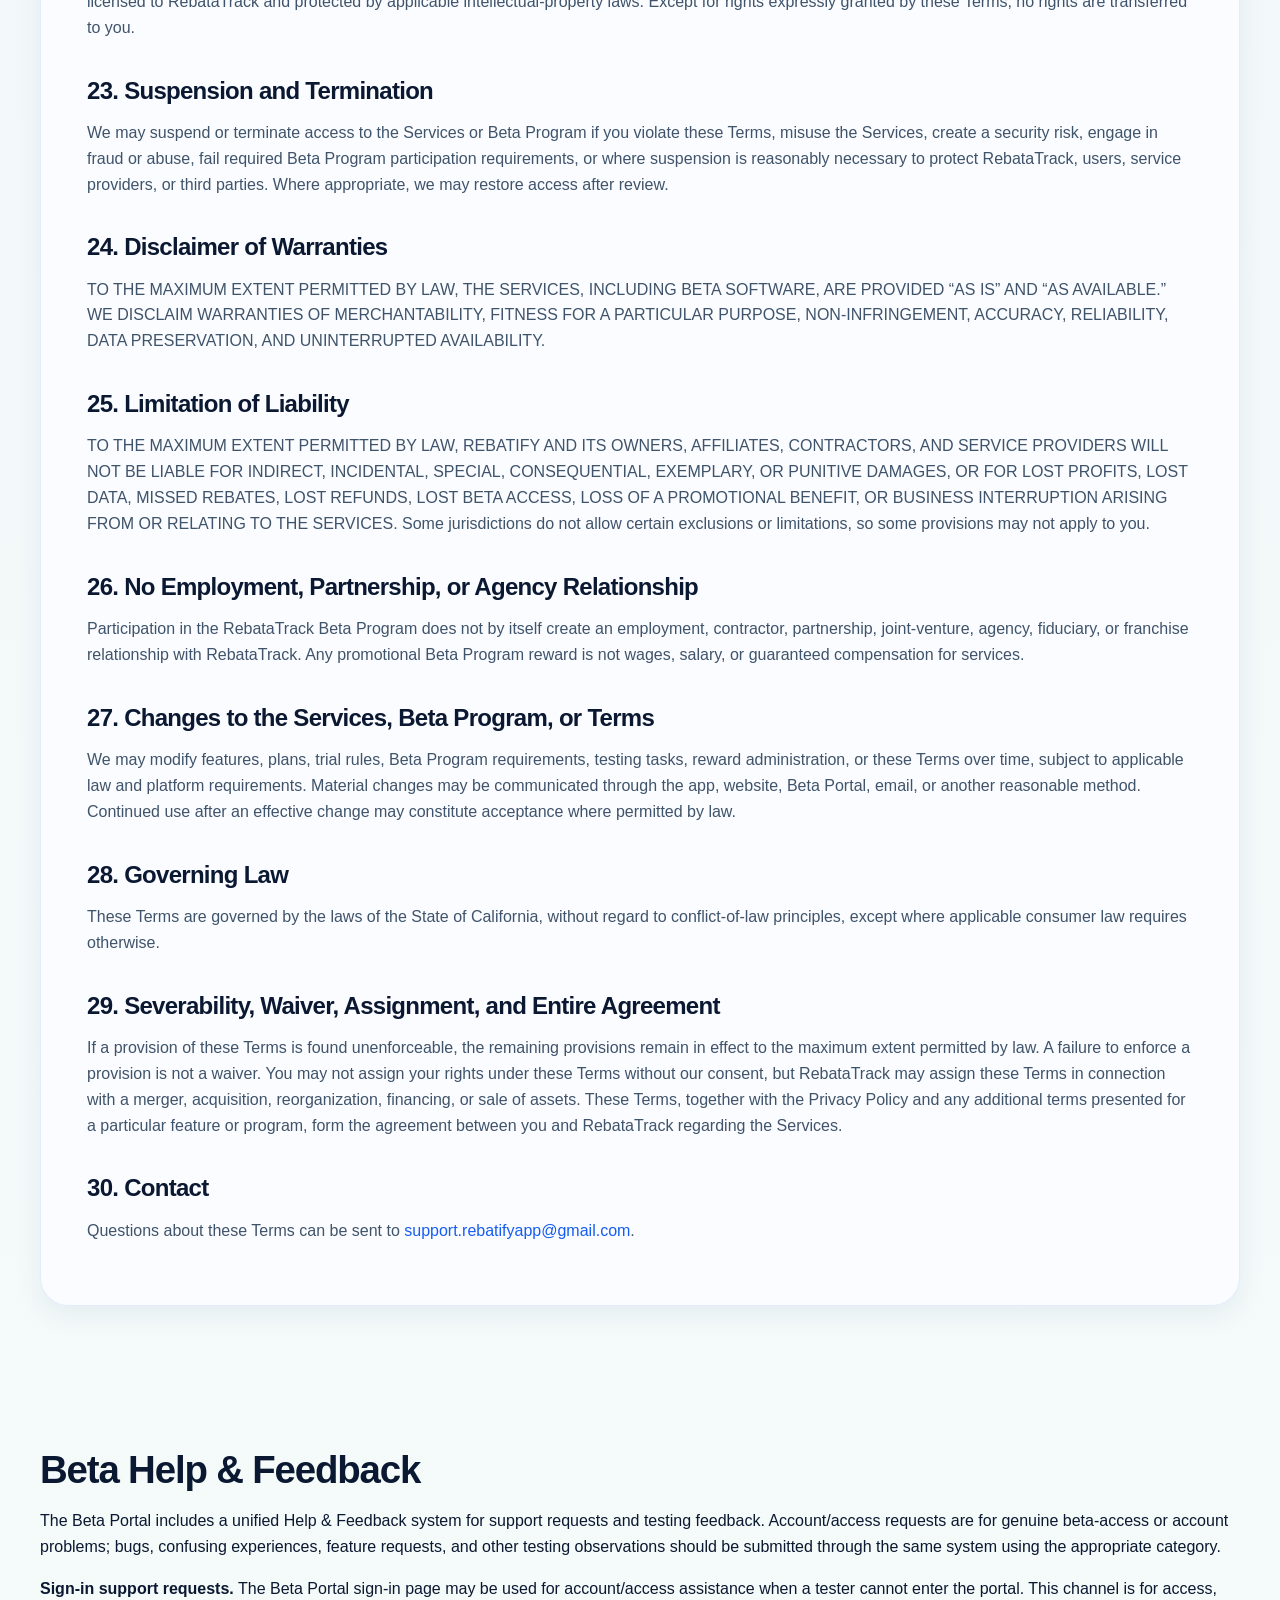
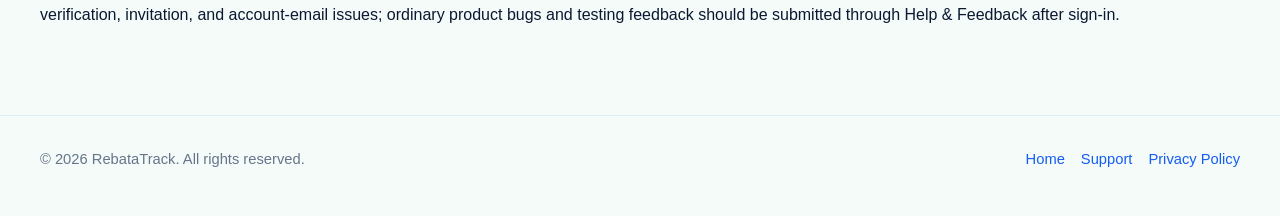
<file: terms.html>
<!DOCTYPE html>

<html lang="en"><head><meta charset="utf-8"/><meta content="width=device-width,initial-scale=1" name="viewport"/><meta content="#145cf2" name="theme-color"/><meta content="Terms of Service for RebataTrack, RebataTrack+, and the RebataTrack Beta Program." name="description"/><title>Terms of Service — RebataTrack</title><link href="app-icon.png?v=115" rel="icon"/><link href="apple-touch-icon.png?v=97" rel="apple-touch-icon"/><link href="favicon-32.png?v=97" rel="icon" sizes="32x32"/><link href="favicon-16.png?v=97" rel="icon" sizes="16x16"/><link href="styles.css?v=97" rel="stylesheet"/></head>
<body>
<header><div class="wrap nav"><a class="brand" href="index.html"><img alt="RebataTrack app icon" src="app-icon.png?v=115"/><span>RebataTrack</span></a><nav><a href="index.html#features">Features</a><a href="index.html#plus"><span class="rebatify-plus-text">RebataTrack+</span></a><a href="https://rebatifyapp.web.app/" title="Open the RebataTrack Web App">Web App</a><a href="support.html">Support</a><a href="privacy.html">Privacy</a><a class="nav-current" aria-current="page" href="terms.html">Terms</a></nav></div></header>
<main><section class="page-head"><div class="wrap"><span class="eyebrow">Legal</span><h1>Terms of Service</h1><p class="lead">Effective September 17, 2026</p></div></section>
<section class="wrap"><div class="legal-card">
<p>These Terms of Service (“Terms”) govern your access to and use of the RebataTrack mobile application, website, <span class="rebatify-plus-text">RebataTrack+</span> features, RebataTrack Beta Program, Beta Portal, and related support services (collectively, the “Services”). By using the Services, creating an account, applying to the Beta Program, or otherwise indicating acceptance, you agree to these Terms and acknowledge the Privacy Policy.</p>
<h2>1. RebataTrack Is a Tracking and Organization Tool</h2><p>RebataTrack helps users organize rebate-related purchases, order workflows, expected refunds, refund transactions, Out Of Pocket Expense, sources, accounts, reminders, reports, and related records. RebataTrack does not itself issue, fund, approve, or guarantee third-party rebates or refunds.</p>
<h2>2. No Guarantee of Third-Party Rebates or Refunds</h2><p>Merchants, manufacturers, sellers, groups, individuals, websites, and other third parties control their own eligibility rules, obligations, deadlines, approvals, refunds, and payments. A refund marked “expected” in RebataTrack is a tracking value, not a promise by RebataTrack that the refund will be paid.</p>
<h2>3. No Financial, Tax, Legal, or Professional Advice</h2><p>RebataTrack provides organizational tools and informational calculations only. Nothing in the Services constitutes financial, tax, accounting, legal, investment, or other professional advice. You are responsible for determining whether any purchase, rebate, tax treatment, refund claim, or other action is appropriate for you.</p>
<h2>4. User Responsibility for Records</h2><p>You are responsible for the accuracy of order amounts, expected refund amounts, obligation selections, Source of Rebate Deals configuration, refund-timeline settings, transaction details, refund accounts, and other data you enter. RebataTrack may calculate an expected refund due date from the selected source and order date. You should verify important records against receipts, rebate terms, payment statements, and funds actually received.</p>
<h2>5. Trial and <span class="rebatify-plus-text">RebataTrack+</span></h2><p>RebataTrack may provide a 14-day basic-access trial. Premium features such as advanced reporting, premium workflow reminders or notifications, shared profiles, or web access may require <span class="rebatify-plus-text">RebataTrack+</span>. Trial rules, paid availability, prices, billing periods, renewals, promotional eligibility, and entitlement rules may be presented through the App Store, Google Play, or another authorized purchase interface and may change over time.</p>
<h2>6. <span class="rebatify-plus-text">RebataTrack+</span> Shared Memberships</h2><p>A <span class="rebatify-plus-text">RebataTrack+</span> shared membership may support up to three users. Each user signs in with their own account and retains a separate profile and separate RebataTrack data. The membership owner may invite or remove members subject to the app’s rules. Invite codes may expire. If the owner’s premium entitlement ends or the owner account is deleted, shared-membership access may end or change.</p>
<h2>7. <span class="rebatify-plus-text">RebataTrack+</span> Web Access</h2><p><span class="rebatify-plus-text">RebataTrack+</span> may include access through a supported web browser in addition to the mobile app. Web access uses the same RebataTrack account and may count toward trusted-device or client capacity. Availability and supported web functionality may evolve as the Services are updated.</p>
<h2>8. RebataTrack Beta Program Eligibility and Access</h2><p>The RebataTrack Beta Program is a limited, pre-release testing program. Applying does not guarantee acceptance, continued access, a testing invitation, access to every build, or any reward. Participants must be at least <strong>18 years old or the age of majority in their jurisdiction</strong>. Beta capacity may be limited, and RebataTrack may approve, waitlist, decline, suspend, or remove participants based on capacity, participation, misuse, technical needs, or program requirements, subject to applicable law.</p>
<h2>9. Required Beta Program Tasks and Participation</h2><p>Beta participants may be assigned required testing objectives through the Beta Portal. Tasks may require testing a feature, completing a workflow, answering a question, acknowledging instructions, or providing a response by a stated deadline. <strong>Failure to complete a required task by its deadline may automatically result in removal or suspension of Beta Program access.</strong></p><p>Task deadlines displayed in the Beta Portal are the authoritative program deadlines. Reminder emails are a convenience and may be delayed, filtered, or fail to arrive; failure to receive a reminder does not by itself guarantee an extension. If a RebataTrack technical problem materially prevents a tester from seeing or completing a task, RebataTrack may restore access or adjust a deadline in its discretion.</p><p>Honest negative feedback will not by itself cause removal from the Beta Program. Constructive criticism is encouraged. Participation standards concern good-faith use, responsiveness, completion of required testing objectives, and meaningful feedback—not whether the tester agrees with RebataTrack or gives positive reviews.</p><p>The Beta Portal may use recent portal activity to display administrative participation flags. A tester may be shown as <strong>Needs Attention</strong> after approximately 7 days without portal activity and as <strong>Inactive</strong> after approximately 14 days. These activity flags do not automatically disable Beta Program access; they are used to help RebataTrack review participation and decide whether a limited beta spot should be reassigned.</p>
<h2>10. Beta Tester Participation Reward</h2><p>Testers who actively participate throughout the RebataTrack Beta Program <strong>can qualify for 3 complimentary months of <span class="rebatify-plus-text">RebataTrack+</span> after RebataTrack’s public launch</strong>. Beta access, application approval, receiving a testing build, or completing a single task does not automatically qualify a tester.</p><p>Qualification may consider whether a tester genuinely used RebataTrack, completed periodic required testing tasks by their deadlines, remained reasonably active, and provided meaningful good-faith feedback when appropriate. Qualification is not based on the number of bugs found or on whether feedback is positive. Testers who become inactive, repeatedly fail required tasks, misuse the program, use duplicate or fraudulent accounts, or are removed from the Beta Program may be ineligible.</p><p>The reward is promotional and has <strong>no cash value</strong>. It is <strong>non-transferable</strong> and may not be sold, traded, assigned, exchanged, redeemed for cash or credit, converted to a cash equivalent, or substituted for another product, service, discount, refund, or benefit. Unless RebataTrack expressly states otherwise, only one Beta Program reward may be provided per qualifying tester. The reward is contingent on RebataTrack’s public launch and the availability of <span class="rebatify-plus-text">RebataTrack+</span> at that time. RebataTrack may reasonably modify the method or timing of fulfillment where necessary for technical, platform, legal, or program reasons, subject to applicable law.</p>
<h2>11. Beta Program Communications and Distribution Platforms</h2><p>By participating in the Beta Program, you agree to receive transactional program communications reasonably necessary to administer your participation, including approval notices, verification codes, required task notices, reminders, deadline or access-status notices, feedback-received and feedback-status updates, retest requests, Beta Portal announcements and important alerts, testing invitations, and support communications. You may ask to leave the Beta Program at any time, but doing so may end your Beta access and eligibility for any unfulfilled reward.</p><p>iOS beta distribution may use Apple TestFlight, and Android beta distribution may use Google Play testing tools. During Testing Setup, participants must confirm that the Apple Account used on the testing iPhone or iPad, or the Google Account selected in Google Play on the testing Android device, matches the approved beta email. If it does not, the participant must contact RebataTrack Support before continuing. A mismatched distribution account can prevent beta-build access and may result in Beta Program access being paused or removed until the account information is corrected. Those platforms have their own terms and requirements. TestFlight and other pre-release builds are provided for testing and evaluation and may not be used as a substitute for a production release.</p>
<h2>12. Beta Software Risks</h2><p>Beta software is unfinished and may contain bugs, crashes, incomplete features, inaccurate calculations, unexpected behavior, performance problems, compatibility issues, or data loss. Features, interfaces, workflows, pricing displays, test entitlements, and stored beta data may change or be reset during development. Do not rely on beta software as the sole copy of information that is important to you.</p>
<h2>13. Pre-Release Materials and Confidentiality</h2><p>Unless RebataTrack has publicly released the same information, non-public beta builds, private testing links, unreleased features, task instructions, internal screenshots, and other materials clearly identified as confidential or reasonably understood to be non-public may not be publicly redistributed, published, sold, or shared outside the Beta Program without RebataTrack’s permission.</p>
<h2>14. Feedback and Suggestions</h2><p>If you voluntarily submit ideas, feature requests, suggestions, bug reports, workflow recommendations, or other feedback about RebataTrack, you grant RebataTrack a worldwide, perpetual, irrevocable, royalty-free, transferable, and sublicensable right to use, reproduce, modify, adapt, develop, commercialize, and incorporate that feedback into RebataTrack or other products and services without compensation or attribution to you. This does not grant RebataTrack ownership of personal information contained in the feedback; personal information remains subject to the Privacy Policy.</p>
<h2>15. Trusted Devices and Account Security</h2><p>Trusted-device protection is standard account functionality and is not exclusively a <span class="rebatify-plus-text">RebataTrack+</span> feature. RebataTrack may limit active or trusted devices, maintain Primary, Trusted, Temporary, and Not Active device states, count web access toward trusted-device capacity, and apply replacement or takeover protections. You are responsible for safeguarding credentials and devices and for promptly acting if you suspect unauthorized access. For security, the RebataTrack Beta Portal automatically signs a tester out after approximately 6 hours of inactivity.</p>
<h2>16. Refund Calculations, Out Of Pocket Expense, and Grouped Refunds</h2><p>RebataTrack may calculate purchase total, expected refund, refunded-so-far, expected Out Of Pocket Expense, actual Out Of Pocket Expense, outstanding refund, pending refund, grouped-refund allocations, and related reporting values. Grouped refunds are allocated based on the selected orders and the actual refund amount entered. These calculations are organizational tools and depend on the accuracy of user-entered data and the calculations performed by RebataTrack at the time.</p>
<h2>17. Partial Refund Completion</h2><p>RebataTrack may allow a user to complete an order with a partial refund after the required workflow is complete. Doing so records the remaining unrecovered amount as part of the final historical financial outcome rather than continuing to treat it as a pending expected refund. This feature does not constitute a waiver, settlement, or agreement with any third-party rebate provider.</p>
<h2>18. Local Saving, Cloud Sync, and Availability</h2><p>The app may save changes locally before synchronizing supported data to cloud systems. Sync may be delayed by connectivity, service availability, device state, or other conditions. We do not guarantee uninterrupted or instantaneous synchronization, website availability, email delivery, or access to every beta or production build. You remain responsible for reviewing important records.</p>
<h2>19. Account Deletion and Beta Program Records</h2><p>RebataTrack provides an in-app account-deletion flow for the RebataTrack app account. Account deletion is destructive and may permanently remove personal RebataTrack profile, order, archive, and setup information. Certain limited records, including trial-eligibility or security records, may be retained where reasonably necessary to prevent abuse or comply with law.</p><p>The Beta Program administration system is separate from the RebataTrack app account. Removing or deleting a Beta Program application or tester record may affect portal authentication and testing access. Deleting the RebataTrack app account does not necessarily delete Beta Program task, feedback, participation, eligibility, or administrative records. Privacy requests concerning Beta Program records should be made as described in the Privacy Policy.</p>
<h2>20. Acceptable Use</h2><p>You may not use the Services or Beta Program to facilitate fraudulent rebate or refund claims, misrepresent eligibility, create deceptive or duplicate tester identities, manipulate reward qualification, compromise accounts, interfere with security, reverse engineer the Services except where law expressly permits, introduce malicious code, scrape the Services in a harmful manner, redistribute private beta builds or access links without permission, or otherwise use RebataTrack unlawfully.</p>
<h2>21. Third-Party Services and App Store Billing</h2><p>The Services may depend on third-party infrastructure, authentication providers, cloud services, Apple services, Google services, or other providers. Purchases processed through Apple or Google are subject to the applicable platform’s billing, renewal, cancellation, refund, and testing mechanisms. RebataTrack does not control third-party credentials, platform availability, review decisions, purchase systems, or refund decisions.</p>
<h2>22. Intellectual Property</h2><p>RebataTrack’s software, interface, branding, graphics, text, designs, workflows, documentation, and other materials provided by us are owned by or licensed to RebataTrack and protected by applicable intellectual-property laws. Except for rights expressly granted by these Terms, no rights are transferred to you.</p>
<h2>23. Suspension and Termination</h2><p>We may suspend or terminate access to the Services or Beta Program if you violate these Terms, misuse the Services, create a security risk, engage in fraud or abuse, fail required Beta Program participation requirements, or where suspension is reasonably necessary to protect RebataTrack, users, service providers, or third parties. Where appropriate, we may restore access after review.</p>
<h2>24. Disclaimer of Warranties</h2><p>TO THE MAXIMUM EXTENT PERMITTED BY LAW, THE SERVICES, INCLUDING BETA SOFTWARE, ARE PROVIDED “AS IS” AND “AS AVAILABLE.” WE DISCLAIM WARRANTIES OF MERCHANTABILITY, FITNESS FOR A PARTICULAR PURPOSE, NON-INFRINGEMENT, ACCURACY, RELIABILITY, DATA PRESERVATION, AND UNINTERRUPTED AVAILABILITY.</p>
<h2>25. Limitation of Liability</h2><p>TO THE MAXIMUM EXTENT PERMITTED BY LAW, REBATIFY AND ITS OWNERS, AFFILIATES, CONTRACTORS, AND SERVICE PROVIDERS WILL NOT BE LIABLE FOR INDIRECT, INCIDENTAL, SPECIAL, CONSEQUENTIAL, EXEMPLARY, OR PUNITIVE DAMAGES, OR FOR LOST PROFITS, LOST DATA, MISSED REBATES, LOST REFUNDS, LOST BETA ACCESS, LOSS OF A PROMOTIONAL BENEFIT, OR BUSINESS INTERRUPTION ARISING FROM OR RELATING TO THE SERVICES. Some jurisdictions do not allow certain exclusions or limitations, so some provisions may not apply to you.</p>
<h2>26. No Employment, Partnership, or Agency Relationship</h2><p>Participation in the RebataTrack Beta Program does not by itself create an employment, contractor, partnership, joint-venture, agency, fiduciary, or franchise relationship with RebataTrack. Any promotional Beta Program reward is not wages, salary, or guaranteed compensation for services.</p>
<h2>27. Changes to the Services, Beta Program, or Terms</h2><p>We may modify features, plans, trial rules, Beta Program requirements, testing tasks, reward administration, or these Terms over time, subject to applicable law and platform requirements. Material changes may be communicated through the app, website, Beta Portal, email, or another reasonable method. Continued use after an effective change may constitute acceptance where permitted by law.</p>
<h2>28. Governing Law</h2><p>These Terms are governed by the laws of the State of California, without regard to conflict-of-law principles, except where applicable consumer law requires otherwise.</p>
<h2>29. Severability, Waiver, Assignment, and Entire Agreement</h2><p>If a provision of these Terms is found unenforceable, the remaining provisions remain in effect to the maximum extent permitted by law. A failure to enforce a provision is not a waiver. You may not assign your rights under these Terms without our consent, but RebataTrack may assign these Terms in connection with a merger, acquisition, reorganization, financing, or sale of assets. These Terms, together with the Privacy Policy and any additional terms presented for a particular feature or program, form the agreement between you and RebataTrack regarding the Services.</p>
<h2>30. Contact</h2><p>Questions about these Terms can be sent to <a href="mailto:support.rebatifyapp@gmail.com">support.rebatifyapp@gmail.com</a>.</p>
</div></section><section class="section"><div class="wrap"><h2>Beta Help &amp; Feedback</h2><p>The Beta Portal includes a unified Help &amp; Feedback system for support requests and testing feedback. Account/access requests are for genuine beta-access or account problems; bugs, confusing experiences, feature requests, and other testing observations should be submitted through the same system using the appropriate category.</p><p><strong>Sign-in support requests.</strong> The Beta Portal sign-in page may be used for account/access assistance when a tester cannot enter the portal. This channel is for access, verification, invitation, and account-email issues; ordinary product bugs and testing feedback should be submitted through Help &amp; Feedback after sign-in.</p></div></section></main>
<footer><div class="wrap foot"><div>© 2026 RebataTrack. All rights reserved.</div><div class="foot-links"><a href="index.html">Home</a><a href="support.html">Support</a><a href="privacy.html">Privacy Policy</a></div></div></footer>
<script src="public-nav.js?v=97"></script></body></html>
</file>
<file: styles.css>
:root{
  --navy:#07132e;
  --deep:#052476;
  --blue:#145cf2;
  --blue2:#2d78ff;
  --teal:#1eb8b8;
  --green:#3B9E4A;
  --green-soft:rgba(59,158,74,.10);
  --green-soft-2:rgba(59,158,74,.16);
  --green-line:rgba(59,158,74,.28);
  --ink:#0b1831;
  --muted:#66758b;
  --bg:#f3f8fc;
  --bg2:#eff8ff;
  --card:#fbfcff;
  --white:#fff;
  --line:rgba(20,92,242,.10);
  --shadow:0 18px 54px rgba(5,36,118,.10);
  --softshadow:0 8px 28px rgba(5,36,118,.07);
  --radius:26px;
}
*{box-sizing:border-box}
[hidden]{display:none!important}
html{scroll-behavior:smooth}
body{
  margin:0;
  color:var(--ink);
  font-family:-apple-system,BlinkMacSystemFont,"SF Pro Display","SF Pro Text","Segoe UI",Roboto,Helvetica,Arial,sans-serif;
  line-height:1.62;
  background:
    radial-gradient(circle at 8% 1%,rgba(20,92,242,.12),transparent 35rem),
    radial-gradient(circle at 95% 8%,rgba(30,184,184,.11),transparent 31rem),
    linear-gradient(180deg,#f7fbff 0%,#f1f7fb 50%,#f5fbf9 100%);
}
img{display:block;max-width:100%}
a{color:var(--blue);text-decoration:none}
a:hover{text-decoration:underline}
.wrap{width:min(1200px,calc(100% - 36px));margin:auto}
header{
  position:sticky;top:0;z-index:50;
  backdrop-filter:blur(18px);
  background:rgba(247,251,255,.88);
  border-bottom:1px solid rgba(20,92,242,.09);
}
.nav{display:flex;align-items:center;justify-content:space-between;gap:22px;padding:12px 0}
.brand{display:flex;align-items:center;gap:11px;color:var(--ink);font-size:1.08rem;font-weight:850}
.brand img{width:44px;height:44px;border-radius:13px;box-shadow:0 9px 22px rgba(20,92,242,.22)}
nav{display:flex;align-items:center;gap:18px;flex-wrap:wrap}
nav a{color:#314660;font-weight:700;font-size:.94rem}
.hero{padding:82px 0 64px}
.hero-grid{display:grid;grid-template-columns:1.02fr .98fr;gap:54px;align-items:center}
.hero-brand{display:flex;align-items:center;gap:16px;margin-bottom:16px}
.hero-brand img{width:72px;height:72px;border-radius:20px;box-shadow:0 16px 36px rgba(20,92,242,.22)}
.hero-brand-copy{display:flex;flex-direction:column;gap:4px}
.hero-brand-title{font-size:2rem;font-weight:900;letter-spacing:-.03em;color:var(--navy);line-height:1}
.hero-brand-subtitle{font-size:.96rem;font-weight:750;color:var(--deep);line-height:1.15}
.brand-tagline-badge{display:inline-flex;align-items:center;justify-content:center;width:max-content;padding:6px 12px;border-radius:999px;background:#fff;border:1px solid var(--green-line);box-shadow:0 8px 18px rgba(59,158,74,.10);font-size:.83rem;font-weight:800;color:var(--green)}
.eyebrow,.pill,.tier-badge,.plan-pill,.plus-badge,.brand-tagline-badge,.compare-plan-title span,.pluspill{display:inline-flex;align-items:center;gap:7px;border-radius:999px;font-weight:800}
.eyebrow{padding:8px 13px;background:rgba(20,92,242,.08);border:1px solid rgba(20,92,242,.15);color:var(--deep);font-size:.86rem}
.plus-dot{width:9px;height:9px;border-radius:50%;background:var(--green);box-shadow:0 0 0 5px rgba(59,158,74,.12)}
h1{margin:30px 0 18px;font-size:clamp(2.85rem,6vw,5.25rem);line-height:1.01;letter-spacing:-.058em}
h2{margin:0 0 14px;font-size:clamp(1.8rem,3vw,2.55rem);line-height:1.13;letter-spacing:-.03em}
h3{margin:0 0 9px;font-size:1.16rem}
.lead{max-width:790px;color:var(--muted);font-size:1.15rem}
.cta-row{display:flex;gap:12px;flex-wrap:wrap;margin-top:28px}
.btn{display:inline-flex;align-items:center;justify-content:center;padding:13px 18px;border-radius:15px;border:1px solid rgba(20,92,242,.12);font-weight:800;background:rgba(255,255,255,.9);color:var(--ink);box-shadow:var(--softshadow);transition:transform .18s ease, box-shadow .18s ease}
.btn.primary{color:#fff;border:0;background:linear-gradient(105deg,var(--deep),var(--blue),var(--teal));box-shadow:0 12px 30px rgba(20,92,242,.25)}
.btn.plus{color:var(--green);border:1px solid var(--green-line);background:rgba(255,255,255,.96);box-shadow:0 12px 24px rgba(59,158,74,.10)}
.btn:hover{text-decoration:none;transform:translateY(-1px)}
.bubble-stage{position:relative;min-height:660px}
.bubble{position:absolute;border-radius:34px;padding:0;background:transparent;border:0;box-shadow:none;backdrop-filter:none}
.bubble img{border-radius:25px}
.bubble.one{width:300px;left:8px;top:0;transform:rotate(-2deg)}
.bubble.two{width:286px;right:0;top:120px;transform:rotate(2deg)}
.float-chip{position:absolute;z-index:6;padding:10px 14px;border-radius:999px;background:var(--white);box-shadow:var(--softshadow);border:1px solid var(--line);font-size:.82rem;font-weight:850}
.float-chip.a{left:2%;bottom:54px;color:var(--deep)}
.float-chip.b{right:1%;bottom:12px;color:var(--green)}
.section{padding:72px 0}
.section.alt{background:rgba(255,255,255,.55);border-top:1px solid var(--line);border-bottom:1px solid var(--line)}
.kicker{margin-bottom:9px;color:var(--blue);font-size:.81rem;font-weight:900;letter-spacing:.09em;text-transform:uppercase}
.grid2{display:grid;grid-template-columns:1fr 1fr;gap:22px}
.grid3{display:grid;grid-template-columns:repeat(3,1fr);gap:18px}
.grid4{display:grid;grid-template-columns:repeat(4,1fr);gap:18px}
.card,.feature-card,.faq details,.legal-card,.tier-panel{background:rgba(251,252,255,.92);border:1px solid var(--line);box-shadow:var(--softshadow)}
.card,.feature-card{border-radius:var(--radius);padding:23px}
.feature-card{position:relative;overflow:hidden}
.feature-card:before{content:"";position:absolute;right:-35px;top:-35px;width:100px;height:100px;border-radius:50%;background:rgba(20,92,242,.045)}
.icon-bubble{width:47px;height:47px;border-radius:15px;display:grid;place-items:center;margin-bottom:15px;background:linear-gradient(145deg,rgba(20,92,242,.10),rgba(30,184,184,.10));color:var(--deep);font-size:1.25rem;font-weight:900}
.muted,.feature-card p,.card p{color:var(--muted)}
.core-banner,.plus-banner{position:relative;overflow:hidden;border-radius:32px;padding:28px;box-shadow:var(--shadow)}
.core-banner{background:linear-gradient(115deg,var(--deep),var(--blue),var(--teal));color:#fff}
.plus-banner{background:linear-gradient(115deg,#09245f 0%,#175fe8 48%,#17b7b7 100%);color:#fff}
.core-banner:after,.plus-banner:after{content:"";position:absolute;width:240px;height:240px;border-radius:50%;right:-70px;top:-90px;border:32px solid rgba(255,255,255,.07)}
.core-banner p,.plus-banner p{color:rgba(255,255,255,.82);max-width:840px}
.plus-badge,.tier-badge.plus,.plus-plan-pill,.compare-plan-title.plus-title span{background:rgba(255,255,255,.96);color:var(--green);border:1px solid rgba(255,255,255,.55);box-shadow:0 8px 18px rgba(5,36,118,.12)}
.feature-list{display:grid;grid-template-columns:repeat(2,1fr);gap:12px;margin-top:20px}
.feature-line{display:flex;gap:11px;align-items:flex-start;background:rgba(255,255,255,.09);border:1px solid rgba(255,255,255,.11);padding:13px 14px;border-radius:17px}
.feature-line .check{flex:0 0 25px;width:25px;height:25px;border-radius:50%;display:grid;place-items:center;background:#fff;color:var(--green);font-weight:1000;box-shadow:0 4px 12px rgba(59,158,74,.12)}
.feature-line strong{display:block;color:#fff}
.feature-line span{color:rgba(255,255,255,.76);font-size:.9rem}
.compact-feature-grid{display:grid;grid-template-columns:repeat(3,1fr);gap:18px;margin-top:28px}
.compact-feature-note{margin-top:18px;padding:14px 16px;border-radius:18px;background:rgba(255,255,255,.76);border:1px solid var(--line);color:#43566c}
.compact-lead{max-width:720px}
.build154-grid{align-items:stretch}
.timeline-points{display:grid;gap:10px;margin-top:18px}
.timeline-points span{display:flex;align-items:flex-start;gap:9px;padding:12px 14px;border-radius:16px;background:rgba(20,92,242,.04);border:1px solid rgba(20,92,242,.08);font-weight:650;color:#3d5168}
.setup-heading{margin-bottom:26px}
.setup-steps{margin:14px 0 0;padding-left:20px;color:#40536a}
.setup-steps li{margin-bottom:12px}
.setup-steps span{display:block;font-size:.92rem;color:var(--muted)}
.green-value,.rebatify-plus-text,.yes{color:var(--green);font-weight:850}
.plusonly{color:var(--deep);font-weight:850}.basic{color:#6f7c90;font-weight:750}
.screenshot-grid{display:grid;grid-template-columns:repeat(3,1fr);gap:22px;margin-top:28px}
.screen-card{position:relative;border-radius:30px;padding:0 0 20px;background:transparent;border:0;box-shadow:none}
.screen-card img{border-radius:22px;border:none;box-shadow:none}
.screen-card h3{margin-top:15px}
.screen-card p{color:var(--muted);margin-bottom:4px;max-width:300px;margin-left:auto;margin-right:auto}
.tier-badge{position:absolute;top:27px;right:27px;padding:7px 10px;font-size:.72rem;z-index:2}
.tier-badge.core{background:#eef5ff;color:var(--deep);border:1px solid rgba(20,92,242,.13)}
.feature-table{width:100%;border-collapse:separate;border-spacing:0;overflow:hidden;border-radius:25px;background:rgba(255,255,255,.91);border:1px solid var(--line);box-shadow:var(--softshadow)}
.feature-table th,.feature-table td{padding:15px 17px;text-align:left;border-bottom:1px solid rgba(20,92,242,.08);vertical-align:top}
.feature-table th{background:linear-gradient(180deg,#f9fcff,#f1f7ff);color:var(--deep);font-size:.9rem}
.feature-table tr:last-child td{border-bottom:0}
.notice{padding:16px 18px;border-radius:18px;background:linear-gradient(135deg,rgba(20,92,242,.08),rgba(30,184,184,.06));border:1px solid rgba(20,92,242,.12);color:#324761}
.page-head{padding:62px 0 28px}
.page-head h1{font-size:clamp(2.7rem,5vw,4.45rem)}
.support-grid{display:grid;grid-template-columns:repeat(3,1fr);gap:18px}
.faq{margin:24px 0 70px}
.faq h2{margin-bottom:18px}
.faq details{border-radius:19px;padding:17px 19px;margin:11px 0}
.faq summary{cursor:pointer;font-weight:850;color:var(--ink)}
.faq details p{color:#40536a}
.legal-card{border-radius:28px;padding:clamp(24px,4vw,46px);margin-bottom:70px}
.legal-card h2{font-size:1.5rem;margin-top:36px}
.legal-card h3{margin-top:24px}
.legal-card p,.legal-card li{color:#3f536a}
.legal-card ul{padding-left:23px}
.code-path{display:inline-flex;gap:7px;align-items:center;flex-wrap:wrap;padding:7px 10px;border-radius:11px;background:rgba(20,92,242,.07);color:var(--deep);font-weight:800;font-size:.9rem}
footer{padding:32px 0 44px;border-top:1px solid var(--line);color:var(--muted);font-size:.92rem}
.foot{display:flex;justify-content:space-between;gap:18px;flex-wrap:wrap}
.foot-links{display:flex;gap:16px;flex-wrap:wrap}
.phone-frame{width:100%;max-width:290px;margin:0 auto;border-radius:30px;padding:0;background:transparent;box-shadow:none;overflow:hidden}
.phone-frame img,.phone-shot img{display:block;width:100%;height:auto;aspect-ratio:430 / 932;border-radius:26px;image-rendering:auto;border:none}
.bubble img{border-radius:26px}
.phone-shot{width:min(100%,300px);margin:8px auto 0;border-radius:30px;padding:0;background:transparent;border:none;box-shadow:none;overflow:hidden}
.plans-wrap{display:grid;grid-template-columns:1fr 1fr;gap:18px;margin-top:30px;margin-bottom:22px}
.plan-card{position:relative;overflow:hidden;border-radius:28px;padding:24px;border:1px solid rgba(20,92,242,.10);background:rgba(255,255,255,.92);box-shadow:0 14px 34px rgba(5,36,118,.08)}
.plan-card h3{font-size:1.42rem;margin:10px 0 8px;color:var(--navy)}
.plan-card p{color:var(--muted);margin:0 0 18px;max-width:560px}
.plan-topline{display:flex;justify-content:space-between;align-items:center;gap:12px}
.plan-kicker{font-size:.75rem;font-weight:950;letter-spacing:.09em;color:var(--blue)}
.plus-kicker,.plus-kicker-heading{color:#dff1e3}
.plan-pill{justify-content:center;padding:7px 11px;font-size:.75rem;font-weight:950;letter-spacing:.04em}
.trial-pill{background:#edf4ff;color:var(--deep);border:1px solid rgba(20,92,242,.12)}
.plus-plan-card{color:#fff;background:linear-gradient(120deg,#071f5f 0%,#145cf2 52%,#18aaa9 100%);border-color:rgba(255,255,255,.13);box-shadow:0 22px 50px rgba(5,36,118,.22)}
.plus-plan-card h3{color:#fff}
.plus-plan-card p{color:rgba(255,255,255,.79)}
.plus-glow{position:absolute;right:-80px;top:-100px;width:260px;height:260px;border-radius:50%;background:radial-gradient(circle,rgba(59,158,74,.22),rgba(59,158,74,0) 67%);pointer-events:none}
.plan-highlight{display:flex;align-items:center;gap:12px;padding:14px 16px;border-radius:18px;background:#f7faff;border:1px solid rgba(20,92,242,.08)}
.plus-highlight{background:rgba(255,255,255,.10);border-color:rgba(255,255,255,.13)}
.plan-highlight span:last-child{display:flex;flex-direction:column;gap:2px}
.plan-highlight strong{font-size:.98rem}
.plan-highlight small{color:var(--muted);font-size:.8rem}
.plus-highlight small{color:rgba(255,255,255,.70)}
.plan-icon{width:34px;height:34px;border-radius:50%;display:grid;place-items:center;font-weight:950;flex:0 0 34px}
.plan-icon.yes{background:#fff;color:var(--green);box-shadow:0 5px 14px rgba(59,158,74,.12)}
.plan-icon.neutral{background:#eaf2ff;color:var(--deep)}
.premium-compare{overflow:hidden;border-radius:30px;border:1px solid rgba(20,92,242,.10);background:rgba(255,255,255,.94);box-shadow:0 18px 42px rgba(5,36,118,.08)}
.compare-head,.compare-row{display:grid;grid-template-columns:minmax(0,1.8fr) minmax(185px,.72fr) minmax(185px,.72fr);align-items:stretch}
.compare-head{background:linear-gradient(180deg,#f8fbff,#eff6ff);border-bottom:1px solid rgba(20,92,242,.10)}
.compare-head>div{padding:18px 20px;font-size:.86rem;font-weight:900;color:var(--deep);display:flex;align-items:center}
.compare-feature-title{letter-spacing:.02em}
.compare-plan-title{justify-content:flex-start}
.compare-plan-title span{padding:7px 11px;background:#fff;border:1px solid rgba(20,92,242,.10)}
.compare-row{position:relative;border-bottom:1px solid rgba(20,92,242,.075);transition:background .18s ease}
.compare-row:hover{background:rgba(20,92,242,.025)}
.compare-row.premium-row{background:linear-gradient(90deg,rgba(20,92,242,.018),rgba(30,184,184,.025))}
.compare-row.final-row{border-bottom:0}
.compare-row>div{padding:20px;display:flex;align-items:center}
.compare-feature{display:flex!important;flex-direction:column;align-items:flex-start!important;gap:5px}
.compare-feature strong{font-size:1rem;color:var(--ink);line-height:1.3}
.compare-feature span{color:var(--muted);font-size:.84rem;line-height:1.45;max-width:680px}
.compare-status{gap:11px;border-left:1px solid rgba(20,92,242,.06)}
.compare-status>div{display:flex;flex-direction:column;gap:2px;min-width:0}
.compare-status strong{font-size:.95rem;line-height:1.25;color:var(--ink)}
.compare-status small{font-size:.76rem;line-height:1.3;color:var(--muted)}
.status-bubble{width:34px;height:34px;border-radius:50%;display:grid;place-items:center;font-size:.96rem;font-weight:1000;flex:0 0 34px}
.status-bubble.yes{background:linear-gradient(145deg,#f4fff4,#e5f6e8);color:var(--green);border:1px solid rgba(59,158,74,.16);box-shadow:0 5px 14px rgba(59,158,74,.08)}
.status-bubble.no{background:linear-gradient(145deg,#fff0f0,#ffd7d7);color:#d72828;border:1px solid rgba(215,40,40,.12);box-shadow:0 5px 14px rgba(215,40,40,.07)}
.status-bubble.neutral{background:linear-gradient(145deg,#edf4ff,#dbe9ff);color:var(--deep);border:1px solid rgba(20,92,242,.12)}
.status-mark{display:inline-flex;align-items:center;justify-content:center;width:32px;height:32px;border-radius:999px;font-size:1rem;font-weight:900;margin-right:10px;vertical-align:top;flex:0 0 32px}
.yes-mark{background:var(--green-soft);color:var(--green);border:1px solid var(--green-line)}
.no-mark{background:rgba(220,38,38,.10);color:#dc2626;border:1px solid rgba(220,38,38,.16)}
.neutral-mark{background:rgba(20,92,242,.08);color:var(--deep);border:1px solid rgba(20,92,242,.14)}
.status-copy{display:inline-flex;flex-direction:column;gap:2px;min-width:0}
.status-copy strong{font-size:1rem;line-height:1.25;color:var(--deep)}
.status-copy small{font-size:.8rem;line-height:1.3;color:#6f7c90}
@media (min-width:1001px){
  .screenshot-grid{display:grid;grid-template-columns:repeat(6,minmax(0,1fr));gap:22px;align-items:start}
  .screenshot-grid .screen-card{grid-column:span 2}
  .screenshot-grid .screen-card:nth-child(7){grid-column:2 / span 2}
  .screenshot-grid .screen-card:nth-child(8){grid-column:4 / span 2}
}
@media(max-width:1000px){
  .hero-grid,.grid4,.grid3,.screenshot-grid,.support-grid,.compact-feature-grid{grid-template-columns:1fr 1fr}
  .bubble-stage{min-height:600px}
  .feature-list{grid-template-columns:1fr}
  .bubble.one{width:280px}
  .bubble.two{width:266px}
}
@media(min-width:761px) and (max-width:1000px){
  .screenshot-grid{grid-template-columns:repeat(2,minmax(0,1fr))}
  .screenshot-grid .screen-card,.screenshot-grid .screen-card:nth-child(7),.screenshot-grid .screen-card:nth-child(8){grid-column:auto}
}
@media(max-width:760px){
  .plans-wrap{grid-template-columns:1fr}
  .compare-head{display:none}
  .premium-compare{background:transparent;border:0;box-shadow:none;display:grid;gap:14px}
  .compare-row{grid-template-columns:1fr 1fr;border:1px solid rgba(20,92,242,.10);border-radius:22px;background:rgba(255,255,255,.94);overflow:hidden}
  .compare-row.premium-row{background:linear-gradient(180deg,#fbfdff,#f7fbff)}
  .compare-feature{grid-column:1 / -1;border-bottom:1px solid rgba(20,92,242,.07)}
  .compare-status{border-left:0;padding-top:15px!important;padding-bottom:15px!important;flex-wrap:wrap}
  .compare-status:nth-child(3){border-left:1px solid rgba(20,92,242,.07)}
  .compare-status:before{display:block;font-size:.68rem;font-weight:900;color:#7a8798;text-transform:uppercase;letter-spacing:.07em;margin-right:2px}
  .compare-status:nth-child(2):before{content:'14-Day Trial'}
  .compare-status:nth-child(3):before{content:'RebataTrack+'}
}
@media(max-width:760px){
  .hero-grid,.grid2,.grid3,.grid4,.screenshot-grid,.support-grid,.compact-feature-grid{grid-template-columns:1fr}
  .hero{padding-top:58px}
  .bubble-stage{min-height:760px;max-width:620px;margin:auto}
  .bubble.one{width:260px;left:0}
  .bubble.two{width:248px;top:160px;right:4px}
  .phone-shot{width:min(100%,280px)}
  .feature-table{font-size:.86rem}
  .feature-table th,.feature-table td{padding:12px 10px}
}
@media(max-width:560px){
  .nav{align-items:flex-start;flex-direction:column}
  nav{gap:11px;font-size:.9rem}
  h1{font-size:3rem}
  .wrap{width:min(100% - 24px,1200px)}
  .bubble-stage{min-height:690px}
  .bubble.one{width:240px}
  .bubble.two{width:228px;top:145px}
  .float-chip{display:none}
  .feature-table td:nth-child(2),.feature-table td:nth-child(3){width:auto}
  .compare-row{grid-template-columns:1fr}
  .compare-feature{grid-column:1}
  .compare-status:nth-child(3){border-left:0;border-top:1px solid rgba(20,92,242,.06)}
  .plan-card{padding:20px}
  .hero-brand{align-items:flex-start}
  .hero-brand img{width:60px;height:60px;border-radius:18px}
  .hero-brand-title{font-size:1.7rem}
  .hero-brand-subtitle{font-size:.9rem}
}

/* Build 16 - restore iPhone hardware outline without a white backing card */
.phone-frame,
.phone-shot{
  position:relative;
  overflow:hidden;
  background:#0b0b0d !important;
  border:1px solid rgba(15,18,24,.95) !important;
  box-shadow:0 16px 36px rgba(5,20,55,.18) !important;
  padding:7px !important;
  border-radius:39px !important;
}

.phone-frame img,
.phone-shot img{
  display:block;
  width:100% !important;
  height:auto !important;
  aspect-ratio:430 / 932 !important;
  object-fit:cover;
  border:none !important;
  border-radius:31px !important;
}

/* Dynamic Island: hardware overlay only; screenshot itself remains unchanged. */
.phone-frame::before,
.phone-shot::before{
  content:"";
  position:absolute;
  z-index:4;
  top:13px;
  left:50%;
  transform:translateX(-50%);
  width:29%;
  min-width:76px;
  max-width:106px;
  height:22px;
  border-radius:999px;
  background:#050506;
  box-shadow:inset 0 0 0 1px rgba(255,255,255,.04);
  pointer-events:none;
}

.phone-frame::after,
.phone-shot::after{
  content:"";
  position:absolute;
  z-index:5;
  top:18px;
  left:calc(50% + 31px);
  width:5px;
  height:5px;
  border-radius:50%;
  background:#0b2d67;
  opacity:.72;
  pointer-events:none;
}

/* Keep the website cards themselves transparent: only the iPhone hardware gets an outline. */
.screen-card{
  background:transparent !important;
  border:0 !important;
  box-shadow:none !important;
}


/* Build 17 - premium heading readability, larger PLUS badge, centered bottom hero bubble */
.plus-section-heading{
  margin-bottom:30px;
}
.plus-kicker-heading{
  display:inline-flex;
  align-items:center;
  justify-content:center;
  width:max-content;
  padding:7px 13px;
  border-radius:999px;
  background:rgba(59,158,74,.08);
  border:1px solid rgba(59,158,74,.14);
  color:var(--green) !important;
  font-size:.84rem;
  font-weight:950;
  letter-spacing:.12em;
  line-height:1;
}
.plus-badge{
  align-self:flex-start;
  justify-content:center;
  min-height:44px;
  padding:10px 18px;
  font-size:1.04rem;
  line-height:1;
  letter-spacing:-.01em;
  white-space:nowrap;
}
.float-chip.b{
  left:50%;
  right:auto;
  bottom:14px;
  transform:translateX(-50%);
  text-align:center;
  white-space:nowrap;
}
@media(max-width:760px){
  .plus-badge{
    min-height:40px;
    padding:9px 14px;
    font-size:.95rem;
    white-space:normal;
  }
  .float-chip.b{
    left:50%;
    right:auto;
    transform:translateX(-50%);
  }
}


/* Build 18 - CTA spacing and clearer setup/timeline layout */
.plus-cta{gap:8px;white-space:nowrap}
.plus-cta .rebatify-plus-text{display:inline-block}
.timeline-card p,.setup-card p{max-width:56ch}
.timeline-points{margin-top:20px}
.timeline-points span{line-height:1.45}
.setup-steps li{margin-bottom:14px;line-height:1.5}
.setup-steps li strong{display:inline-block;margin-bottom:2px}
@media(max-width:760px){
  .plus-cta{white-space:normal;row-gap:4px}
}


/* Build 19 - stronger bottom-chip centering and RebataTrack+ wording consistency */
.float-chip.b{
  left:50% !important;
  right:auto !important;
  bottom:14px !important;
  transform:translateX(-50%) !important;
  display:inline-flex;
  align-items:center;
  justify-content:center;
  text-align:center;
  width:max-content;
  max-width:92%;
  margin:0 auto;
}
@media(max-width:760px){
  .float-chip.b{
    left:50% !important;
    right:auto !important;
    bottom:14px !important;
    transform:translateX(-50%) !important;
    max-width:88%;
  }
}

/* Build 25 - RebataTrack Beta landing page */
.nav-beta{color:var(--green)!important;font-weight:850!important}
.beta-hero{padding:76px 0 64px}
.beta-hero-grid{display:grid;grid-template-columns:minmax(0,1.08fr) minmax(380px,.92fr);gap:42px;align-items:start}
.beta-status-pill{display:inline-flex;align-items:center;gap:9px;padding:9px 14px;border-radius:999px;background:#fff;border:1px solid var(--green-line);box-shadow:0 10px 24px rgba(59,158,74,.10);color:var(--green);font-weight:850;font-size:.88rem}
.beta-status-dot{width:9px;height:9px;border-radius:50%;background:var(--green);box-shadow:0 0 0 5px var(--green-soft)}
.beta-brand-lockup{display:flex;align-items:center;gap:15px;margin:25px 0 8px}
.beta-brand-lockup img{width:66px;height:66px;border-radius:20px;box-shadow:0 14px 34px rgba(20,92,242,.22)}
.beta-brand-name{font-size:1.72rem;line-height:1.05;font-weight:920;letter-spacing:-.03em;color:var(--navy)}
.beta-brand-tagline{margin-top:5px;color:var(--deep);font-weight:760;font-size:.94rem}
.beta-hero-copy h1{margin:26px 0 18px;font-size:clamp(3rem,5.7vw,5.25rem);max-width:760px}
.beta-bento-row{display:grid;grid-template-columns:1fr 1fr;gap:14px;margin-top:28px}
.beta-mini-card{display:flex;gap:13px;align-items:flex-start;padding:16px;border-radius:21px;background:rgba(255,255,255,.86);border:1px solid var(--line);box-shadow:var(--softshadow)}
.beta-mini-card.reward{background:linear-gradient(135deg,rgba(59,158,74,.12),rgba(255,255,255,.94));border-color:var(--green-line)}
.beta-mini-icon{flex:0 0 36px;width:36px;height:36px;border-radius:12px;display:grid;place-items:center;background:linear-gradient(145deg,var(--blue),var(--teal));color:#fff;font-weight:950}
.beta-mini-card.reward .beta-mini-icon{background:var(--green)}
.beta-mini-card strong,.beta-mini-card span{display:block}.beta-mini-card strong{font-size:.96rem}.beta-mini-card span{margin-top:3px;color:var(--muted);font-size:.82rem;line-height:1.4}
.beta-hero-note{margin-top:15px;color:#506279;font-size:.92rem;max-width:720px}
.beta-apply-card{position:sticky;top:88px;padding:26px;border-radius:30px;background:rgba(251,252,255,.96);border:1px solid rgba(20,92,242,.12);box-shadow:0 24px 58px rgba(5,36,118,.13)}
.beta-form-heading{display:flex;gap:14px;align-items:flex-start;margin-bottom:22px}
.beta-form-heading h2{font-size:1.6rem;margin:0 0 4px}.beta-form-heading p{margin:0;color:var(--muted)}
.beta-form-icon{flex:0 0 auto;display:grid;place-items:center;height:42px;padding:0 11px;border-radius:13px;background:linear-gradient(105deg,var(--deep),var(--blue),var(--teal));color:#fff;font-size:.72rem;font-weight:950;letter-spacing:.09em}
.beta-field{display:grid;gap:7px;margin-bottom:16px}.beta-field label,.beta-fieldset legend{font-size:.86rem;font-weight:850;color:#334960}
.beta-field input{width:100%;padding:13px 14px;border-radius:14px;border:1px solid rgba(20,92,242,.17);background:#fff;color:var(--ink);font:inherit;outline:none;transition:border-color .15s ease,box-shadow .15s ease}
.beta-field input:focus{border-color:rgba(20,92,242,.5);box-shadow:0 0 0 4px rgba(20,92,242,.08)}
.beta-fieldset{border:0;padding:0;margin:0 0 18px}.beta-fieldset legend{margin-bottom:8px}
.beta-os-options{display:grid;grid-template-columns:1fr 1fr;gap:10px}.beta-os-option{cursor:pointer}.beta-os-option input{position:absolute;opacity:0;pointer-events:none}
.beta-os-card{display:flex;flex-direction:column;align-items:center;justify-content:center;min-height:76px;border-radius:16px;border:1px solid rgba(20,92,242,.14);background:#fff;transition:all .16s ease}.beta-os-card strong{color:var(--deep);font-size:1rem}.beta-os-card small{color:var(--muted)}
.beta-os-option input:checked + .beta-os-card{border-color:var(--blue);background:rgba(20,92,242,.07);box-shadow:0 0 0 3px rgba(20,92,242,.07)}
.beta-acknowledgement{display:grid;grid-template-columns:22px 1fr;gap:11px;align-items:start;padding:15px;border-radius:16px;background:rgba(20,92,242,.045);border:1px solid rgba(20,92,242,.09);font-size:.82rem;line-height:1.48;color:#43566c;cursor:pointer}
.beta-acknowledgement input{width:18px;height:18px;margin:2px 0 0;accent-color:var(--blue)}
.beta-submit{width:100%;display:flex;align-items:center;justify-content:center;gap:9px;margin-top:16px;padding:14px 18px;border:0;border-radius:15px;background:linear-gradient(105deg,var(--deep),var(--blue),var(--teal));color:#fff;font:inherit;font-weight:900;cursor:pointer;box-shadow:0 14px 30px rgba(20,92,242,.23);transition:transform .16s ease,opacity .16s ease}
.beta-submit:hover{transform:translateY(-1px)}.beta-submit:disabled{opacity:.65;cursor:wait;transform:none}
.beta-privacy-note{margin:12px 4px 0;color:#728198;font-size:.74rem;line-height:1.45;text-align:center}
.beta-form-message{min-height:0;margin-top:11px;font-size:.82rem;font-weight:700}.beta-form-message.error{padding:10px 12px;border-radius:12px;color:#b42318;background:#fff1f0;border:1px solid #ffd4d0}
.beta-success{text-align:center;padding:22px 8px}.beta-success-check{width:60px;height:60px;margin:0 auto 16px;border-radius:50%;display:grid;place-items:center;background:var(--green-soft-2);color:var(--green);font-size:1.7rem;font-weight:1000;border:1px solid var(--green-line)}.beta-success h2{font-size:1.65rem}.beta-success p{color:var(--muted);max-width:430px;margin:0 auto}
.beta-honeypot{position:absolute!important;left:-9999px!important;width:1px!important;height:1px!important;overflow:hidden!important}
.beta-expectations-section{background:rgba(255,255,255,.56);border-top:1px solid var(--line)}
.beta-section-heading{max-width:850px;margin-bottom:28px}.beta-expectation-grid{display:grid;grid-template-columns:1fr 1fr;gap:18px}
.beta-info-card{display:flex;gap:16px;align-items:flex-start;padding:24px;border-radius:25px;background:rgba(251,252,255,.94);border:1px solid var(--line);box-shadow:var(--softshadow)}
.beta-info-card.beta-wide{grid-column:1/-1}.beta-info-card h3{font-size:1.22rem;margin:2px 0 8px}.beta-info-card p,.beta-info-card li{color:#465a70;font-size:.94rem}.beta-info-card p:last-child{margin-bottom:0}.beta-info-card ul{padding-left:20px}.beta-info-card li{margin:7px 0}
.beta-info-icon{flex:0 0 45px;width:45px;height:45px;border-radius:15px;display:grid;place-items:center;background:var(--green-soft);border:1px solid var(--green-line);color:var(--green);font-weight:950}.beta-info-icon.blue{background:rgba(20,92,242,.08);border-color:rgba(20,92,242,.14);color:var(--blue)}.beta-info-icon.green{background:var(--green-soft-2)}.beta-info-icon.amber{background:#fff6df;border-color:#f3dc9b;color:#a76e00}.beta-info-icon.red{background:#fff0f1;border-color:#ffd0d6;color:#d9485f}.beta-info-icon.teal{background:rgba(30,184,184,.10);border-color:rgba(30,184,184,.18);color:#138b8b}
.beta-reward-card{background:linear-gradient(145deg,rgba(59,158,74,.10),rgba(251,252,255,.98));border-color:var(--green-line)}
.beta-check-list{columns:2;column-gap:34px}.beta-check-list li{break-inside:avoid;margin-top:0;margin-bottom:10px}
.beta-thank-you-card{background:linear-gradient(120deg,#071f5f,#145cf2 56%,#18aaa9);color:#fff;border-color:transparent}.beta-thank-you-card h3{color:#fff}.beta-thank-you-card p{color:rgba(255,255,255,.80)}.beta-thank-you-card .beta-info-icon{background:#fff;color:var(--green);border:0}
.beta-signoff{display:flex;flex-direction:column;gap:3px;margin-top:18px}.beta-signoff strong{color:#fff;font-size:1.05rem}.beta-signoff span{color:#91e59e;font-weight:900}
@media(max-width:900px){.beta-hero-grid{grid-template-columns:1fr}.beta-apply-card{position:relative;top:auto}.beta-bento-row{max-width:680px}.beta-expectation-grid{grid-template-columns:1fr}.beta-info-card.beta-wide{grid-column:auto}.beta-check-list{columns:1}}
@media(max-width:560px){.beta-hero{padding-top:50px}.beta-hero-copy h1{font-size:2.85rem}.beta-bento-row{grid-template-columns:1fr}.beta-apply-card{padding:20px}.beta-os-options{grid-template-columns:1fr 1fr}.beta-info-card{padding:20px;gap:13px}.beta-info-icon{flex-basis:40px;width:40px;height:40px}.beta-brand-lockup img{width:58px;height:58px}.beta-brand-name{font-size:1.5rem}}

/* Build 27 - RebataTrack Beta Tester Portal */
.beta-tester-signin{margin:10px 4px 0;text-align:center;font-size:.78rem;color:#66758b}
.beta-tester-signin a{font-weight:800}
.portal-body{min-height:100vh;background:radial-gradient(circle at 10% 0%,rgba(20,92,242,.12),transparent 32rem),radial-gradient(circle at 100% 10%,rgba(30,184,184,.11),transparent 30rem),linear-gradient(180deg,#f7fbff 0%,#f2f8fc 60%,#f5fbf9 100%)}
.portal-auth-shell{min-height:100vh;display:grid;place-items:center;padding:48px 20px}
.portal-auth-card{width:min(100%,520px);padding:34px;border-radius:30px;background:rgba(251,252,255,.97);border:1px solid rgba(20,92,242,.12);box-shadow:0 24px 62px rgba(5,36,118,.14)}
.portal-logo{display:inline-flex}.portal-logo img{width:68px;height:68px;border-radius:20px;box-shadow:0 14px 34px rgba(20,92,242,.22)}
.portal-kicker{margin-top:20px;color:var(--green);font-size:.78rem;font-weight:950;letter-spacing:.11em;text-transform:uppercase}
.portal-auth-card h1{margin:8px 0 12px;font-size:clamp(2.4rem,7vw,3.4rem)}
.portal-auth-lead{color:var(--muted);margin-bottom:24px}
.portal-login-form{margin-top:20px}
.portal-alert{padding:12px 14px;border-radius:14px;margin:16px 0;font-size:.86rem;font-weight:700}
.portal-alert.error{background:#fff0f1;border:1px solid #ffd0d6;color:#b42318}.portal-alert.warning{background:#fff6df;border:1px solid #f3dc9b;color:#8a5b00}
.portal-auth-footer{margin-top:18px;padding-top:18px;border-top:1px solid var(--line);font-size:.82rem;color:var(--muted)}
.portal-auth-footer p{margin:0 0 8px}
.portal-header{position:sticky;top:0;z-index:60;background:rgba(247,251,255,.92);backdrop-filter:blur(18px);border-bottom:1px solid rgba(20,92,242,.09)}
.portal-nav{display:flex;align-items:center;justify-content:space-between;padding:11px 0;gap:16px}.portal-brand{display:flex;align-items:center;gap:11px}.portal-brand img{width:44px;height:44px;border-radius:13px}.portal-brand div{display:flex;flex-direction:column;line-height:1.05}.portal-brand strong{font-size:1.02rem}.portal-brand span{margin-top:4px;font-size:.76rem;color:var(--muted);font-weight:700}.portal-logout{border:1px solid rgba(20,92,242,.14);background:#fff;border-radius:12px;padding:10px 13px;color:var(--deep);font-weight:800;cursor:pointer}
.portal-loading{min-height:70vh;display:flex;flex-direction:column;align-items:center;justify-content:center;color:var(--muted)}.portal-spinner{width:38px;height:38px;border-radius:50%;border:4px solid rgba(20,92,242,.12);border-top-color:var(--blue);animation:portalspin .8s linear infinite}@keyframes portalspin{to{transform:rotate(360deg)}}
.portal-hero{padding:66px 0 42px}.portal-hero-grid{display:grid;grid-template-columns:1fr;gap:22px;align-items:start}.portal-hero h1{margin:8px 0 14px}.portal-identity{display:flex;gap:9px;flex-wrap:wrap;margin-top:18px}.portal-identity span{display:inline-flex;align-items:center;padding:8px 11px;border-radius:999px;background:#fff;border:1px solid var(--line);font-size:.82rem;font-weight:800;color:#38506c}.portal-platform{color:var(--green)!important;border-color:var(--green-line)!important;background:var(--green-soft)!important}
.portal-quick-card{display:flex;gap:15px;align-items:flex-start;padding:24px;margin-top:4px;border-radius:26px;background:linear-gradient(135deg,rgba(59,158,74,.12),rgba(255,255,255,.96));border:1px solid var(--green-line);box-shadow:var(--softshadow)}.portal-quick-icon{flex:0 0 44px;width:44px;height:44px;border-radius:14px;background:var(--green);color:#fff;display:grid;place-items:center;font-weight:950}.portal-quick-card strong{font-size:1.1rem}.portal-quick-card p{margin:5px 0 0;color:#54677d;font-size:.9rem}
.portal-password-gate{padding:0 0 42px}.portal-password-card{display:grid;grid-template-columns:auto 1fr minmax(320px,.8fr);gap:20px;align-items:start;padding:26px;border-radius:28px;background:#fff8e8;border:1px solid #efd99b;box-shadow:var(--softshadow)}.portal-lock-icon{width:52px;height:52px;border-radius:17px;background:#fff;display:grid;place-items:center;font-size:1.45rem;border:1px solid #efd99b}.portal-password-copy .portal-kicker{margin-top:0;color:#9a6a00}.portal-password-copy h2{font-size:1.55rem;margin:6px 0 7px}.portal-password-copy p{margin:0;color:#6c6048}.portal-password-form{background:#fff;border-radius:18px;padding:18px;border:1px solid #f0e1b8}.portal-password-rule{margin:-4px 0 0;font-size:.75rem;color:#7c6d4a}.portal-locked-content{filter:blur(1.5px);opacity:.45;pointer-events:none;user-select:none}
.portal-overview-section{padding-top:36px}.portal-section-heading{display:flex;align-items:end;justify-content:space-between;gap:18px;margin-bottom:24px}.portal-section-heading h2{margin-bottom:0}.portal-bento{display:grid;grid-template-columns:1.1fr .9fr .9fr;gap:16px}.portal-tile{padding:22px;border-radius:24px;background:rgba(251,252,255,.94);border:1px solid var(--line);box-shadow:var(--softshadow);min-height:190px}.portal-tile-accent{grid-row:span 2;background:linear-gradient(135deg,#082670,#1464f6 58%,#1ab7b4);color:#fff}.portal-tile h3{margin-top:16px}.portal-tile p{color:var(--muted);font-size:.9rem}.portal-tile-accent h3{color:#fff}.portal-tile-accent p{color:rgba(255,255,255,.82)}.portal-tile-icon{width:46px;height:46px;border-radius:15px;display:grid;place-items:center;background:rgba(255,255,255,.16);font-size:1.35rem}.portal-tile-icon.blue{background:rgba(20,92,242,.09)}.portal-tile-icon.green{background:var(--green-soft)}.portal-tile-icon.teal{background:rgba(30,184,184,.10)}.portal-tile-meta{margin-top:18px;padding-top:15px;border-top:1px solid rgba(255,255,255,.18);font-size:.8rem;color:rgba(255,255,255,.72)}
.portal-feedback-layout{display:grid;grid-template-columns:.85fr 1.15fr;gap:34px;align-items:start}.portal-report-list{display:grid;gap:10px;margin-top:24px}.portal-report-list>div{display:grid;grid-template-columns:38px 1fr;column-gap:11px;padding:13px 14px;border-radius:17px;background:#fff;border:1px solid var(--line)}.portal-report-list span{grid-row:1/3;width:38px;height:38px;border-radius:12px;background:#f1f6ff;display:grid;place-items:center}.portal-report-list strong{font-size:.9rem}.portal-report-list small{color:var(--muted);line-height:1.35}.portal-feedback-form{padding:24px;border-radius:27px;background:rgba(251,252,255,.96);border:1px solid var(--line);box-shadow:var(--softshadow)}.portal-feedback-form select,.portal-feedback-form textarea{width:100%;padding:13px 14px;border-radius:14px;border:1px solid rgba(20,92,242,.17);background:#fff;color:var(--ink);font:inherit;outline:none}.portal-feedback-form textarea{min-height:180px;resize:vertical}.portal-feedback-form select:focus,.portal-feedback-form textarea:focus{border-color:rgba(20,92,242,.5);box-shadow:0 0 0 4px rgba(20,92,242,.08)}.portal-two-fields{display:grid;grid-template-columns:1fr 1fr;gap:12px}.portal-feedback-message{margin-top:4px;font-size:.85rem;font-weight:750}.portal-feedback-message.success{padding:10px 12px;border-radius:12px;background:var(--green-soft);border:1px solid var(--green-line);color:#267a36}.portal-feedback-message.error{padding:10px 12px;border-radius:12px;background:#fff0f1;border:1px solid #ffd0d6;color:#b42318}.portal-faq details{margin-bottom:12px}
@media(max-width:900px){.portal-hero-grid,.portal-feedback-layout{grid-template-columns:1fr}.portal-password-card{grid-template-columns:auto 1fr}.portal-password-form{grid-column:1/-1}.portal-bento{grid-template-columns:1fr 1fr}.portal-tile-accent{grid-row:auto;grid-column:1/-1}}
@media(max-width:620px){.portal-auth-card{padding:24px}.portal-nav{align-items:center}.portal-brand span{display:none}.portal-hero{padding-top:48px}.portal-bento{grid-template-columns:1fr}.portal-tile-accent{grid-column:auto}.portal-two-fields{grid-template-columns:1fr}.portal-password-card{grid-template-columns:1fr}.portal-lock-icon{width:46px;height:46px}.portal-feedback-form{padding:20px}}

/* Build 28 - RebataTrack Beta Admin Portal */
.admin-auth-body,.admin-body{--admin-deep:#07132e;--admin-blue:#145cf2;--admin-green:#3b9e4a;--admin-teal:#1ab7b4;--admin-muted:#66758b;--admin-line:rgba(20,92,242,.10);--admin-panel:rgba(255,255,255,.93);background:#f4f8fc;color:var(--admin-deep)}
.admin-auth-body{min-height:100vh;background:radial-gradient(circle at 14% 8%,rgba(20,92,242,.17),transparent 28rem),radial-gradient(circle at 90% 16%,rgba(26,183,180,.13),transparent 26rem),linear-gradient(180deg,#f8fbff 0%,#eff6fc 100%)}
.admin-auth-shell{min-height:100vh;display:grid;place-items:center;padding:44px 20px}.admin-auth-card{width:min(100%,560px);padding:38px;border-radius:34px;background:rgba(255,255,255,.94);border:1px solid rgba(20,92,242,.12);box-shadow:0 28px 80px rgba(7,31,95,.16);backdrop-filter:blur(20px)}
.admin-auth-brand{display:flex;align-items:center;gap:13px}.admin-auth-brand img{width:58px;height:58px;border-radius:17px;box-shadow:0 12px 30px rgba(20,92,242,.20)}.admin-auth-brand div{display:flex;flex-direction:column}.admin-auth-brand strong{font-size:1.25rem}.admin-auth-brand span{font-size:.78rem;color:var(--admin-muted);font-weight:800;margin-top:2px}.admin-eyebrow,.admin-section-kicker{font-size:.72rem;font-weight:950;letter-spacing:.11em;text-transform:uppercase;color:var(--admin-green)}.admin-eyebrow{margin-top:32px}.admin-auth-card h1{font-size:clamp(2.45rem,7vw,3.6rem);margin:7px 0 10px;letter-spacing:-.045em}.admin-auth-lead{color:var(--admin-muted);font-size:1rem;line-height:1.65;margin:0 0 24px}.admin-login-form{display:grid;gap:2px}.admin-primary-button,.admin-secondary-button,.admin-action-button,.admin-row-button,.admin-icon-button,.admin-text-button{font:inherit;cursor:pointer}.admin-primary-button{display:inline-flex;align-items:center;justify-content:center;gap:10px;border:0;border-radius:15px;padding:13px 17px;background:linear-gradient(135deg,#1254e6,#1464f6 60%,#1aa8ad);color:#fff;font-weight:900;box-shadow:0 10px 24px rgba(20,92,242,.19);transition:.18s ease}.admin-primary-button:hover{transform:translateY(-1px);box-shadow:0 14px 30px rgba(20,92,242,.24)}.admin-primary-button:disabled{opacity:.5;cursor:not-allowed;transform:none}.admin-secondary-button{border:1px solid var(--admin-line);background:#fff;color:var(--admin-deep);border-radius:13px;padding:10px 13px;font-weight:850}.admin-alert{padding:12px 14px;border-radius:14px;margin:16px 0;font-size:.86rem;font-weight:750}.admin-alert-error{background:#fff0f1;border:1px solid #ffd0d6;color:#b42318}.admin-alert-warning{background:#fff6df;border:1px solid #f3dc9b;color:#8a5b00}.admin-auth-note{display:flex;align-items:flex-start;gap:11px;margin-top:22px;padding-top:20px;border-top:1px solid var(--admin-line)}.admin-auth-note p{margin:0;color:var(--admin-muted);font-size:.8rem;line-height:1.5}.admin-lock-dot{flex:0 0 12px;width:12px;height:12px;margin-top:4px;border-radius:50%;background:var(--admin-green);box-shadow:0 0 0 5px rgba(59,158,74,.10)}

.admin-body{min-height:100vh;background:radial-gradient(circle at 95% 0%,rgba(26,183,180,.08),transparent 32rem),linear-gradient(180deg,#f5f9fe 0%,#f3f8fc 100%)}.admin-loading-screen{position:fixed;inset:0;z-index:300;display:flex;flex-direction:column;align-items:center;justify-content:center;gap:14px;background:#f5f9fe;color:var(--admin-muted);font-weight:750}.admin-loading-mark img{width:62px;height:62px;border-radius:18px;box-shadow:0 14px 34px rgba(20,92,242,.19)}.admin-shell{min-height:100vh}.admin-sidebar{position:fixed;left:0;top:0;bottom:0;width:248px;padding:22px 16px 18px;background:rgba(251,253,255,.94);border-right:1px solid rgba(20,92,242,.09);backdrop-filter:blur(20px);display:flex;flex-direction:column;z-index:90}.admin-sidebar-brand{display:flex;align-items:center;gap:11px;padding:5px 7px 24px}.admin-sidebar-brand img{width:46px;height:46px;border-radius:13px;box-shadow:0 10px 24px rgba(20,92,242,.18)}.admin-sidebar-brand div{display:flex;flex-direction:column}.admin-sidebar-brand strong{font-size:1.05rem}.admin-sidebar-brand span{font-size:.72rem;color:var(--admin-muted);font-weight:800;margin-top:3px}.admin-nav{display:grid;gap:6px}.admin-nav-item{width:100%;border:0;background:transparent;border-radius:14px;padding:11px 12px;display:grid;grid-template-columns:28px 1fr auto;align-items:center;text-align:left;color:#53667d;font-weight:850;cursor:pointer;transition:.16s ease}.admin-nav-item:hover{background:rgba(20,92,242,.05);color:var(--admin-deep)}.admin-nav-item.is-active{background:linear-gradient(135deg,rgba(20,92,242,.11),rgba(26,183,180,.07));color:#1242a4}.admin-nav-icon{width:28px;height:28px;border-radius:9px;display:grid;place-items:center;background:rgba(20,92,242,.06);font-size:.92rem}.admin-nav-item.is-active .admin-nav-icon{background:#fff;color:var(--admin-blue);box-shadow:0 5px 14px rgba(20,92,242,.10)}.admin-nav-badge{min-width:22px;padding:2px 6px;border-radius:999px;text-align:center;background:#fff;color:var(--admin-blue);font-size:.7rem;box-shadow:0 3px 10px rgba(20,92,242,.08)}.admin-nav-badge[hidden]{display:none!important}.admin-sidebar-footer{margin-top:auto;border-top:1px solid var(--admin-line);padding-top:15px}.admin-admin-card{display:flex;align-items:center;gap:10px;padding:8px}.admin-avatar{width:36px;height:36px;border-radius:11px;background:linear-gradient(135deg,#145cf2,#19aaa9);color:#fff;font-size:.78rem;font-weight:950;display:grid;place-items:center}.admin-admin-card div:last-child{display:flex;min-width:0;flex-direction:column}.admin-admin-card strong{font-size:.8rem}.admin-admin-card span{font-size:.63rem;color:var(--admin-muted);white-space:nowrap;overflow:hidden;text-overflow:ellipsis}.admin-signout{width:100%;margin-top:8px}
.admin-main{margin-left:248px;min-height:100vh}.admin-topbar{height:88px;padding:0 34px;display:flex;align-items:center;justify-content:space-between;gap:20px;position:sticky;top:0;z-index:70;background:rgba(245,249,254,.84);backdrop-filter:blur(18px);border-bottom:1px solid rgba(20,92,242,.07)}.admin-topbar h1{margin:1px 0 0;font-size:1.7rem;letter-spacing:-.03em}.admin-topbar-eyebrow{font-size:.65rem;color:var(--admin-muted);font-weight:850;letter-spacing:.08em;text-transform:uppercase}.admin-topbar-actions{display:flex;align-items:center;gap:10px}.admin-icon-button{width:39px;height:39px;border-radius:12px;border:1px solid var(--admin-line);background:#fff;color:var(--admin-deep);font-size:1.15rem;display:grid;place-items:center}.admin-icon-button.is-spinning{animation:adminspin .65s linear infinite}@keyframes adminspin{to{transform:rotate(360deg)}}.admin-live-chip{display:flex;align-items:center;gap:7px;padding:9px 12px;border-radius:999px;background:#fff;border:1px solid var(--admin-line);font-size:.75rem;font-weight:850;color:#4f6278}.admin-live-chip span{width:8px;height:8px;border-radius:50%;background:var(--admin-green);box-shadow:0 0 0 4px rgba(59,158,74,.10)}.admin-menu-toggle{display:none;border:0;background:#fff;border-radius:11px;width:38px;height:38px;font-size:1.05rem}.admin-content{padding:32px 34px 56px;max-width:1500px;margin:0 auto}.admin-view{display:none}.admin-view.is-active{display:block}.admin-content-locked{filter:blur(1.5px);opacity:.42;pointer-events:none;user-select:none}
.admin-password-banner{display:grid;grid-template-columns:auto 1fr minmax(350px,.85fr);gap:18px;align-items:center;margin-bottom:26px;padding:22px;border-radius:24px;background:#fff8e7;border:1px solid #efd99b;box-shadow:0 12px 30px rgba(103,75,8,.06)}.admin-password-icon{width:48px;height:48px;border-radius:15px;background:#fff;border:1px solid #efd99b;display:grid;place-items:center}.admin-password-copy h2{font-size:1.25rem;margin:4px 0}.admin-password-copy p{margin:0;color:#71654b;font-size:.84rem}.admin-password-form{display:grid;grid-template-columns:1fr 1fr auto;gap:8px}.admin-password-form input{min-width:0;padding:11px 12px;border:1px solid #e8d7a7;border-radius:12px;background:#fff;font:inherit}.admin-welcome-row,.admin-page-heading{display:flex;align-items:end;justify-content:space-between;gap:24px;margin-bottom:24px}.admin-welcome-row h2,.admin-page-heading h2{font-size:clamp(2rem,4vw,3rem);letter-spacing:-.045em;margin:5px 0 7px}.admin-welcome-row p,.admin-page-heading p{margin:0;color:var(--admin-muted);max-width:690px}.admin-metrics-grid{display:grid;grid-template-columns:repeat(4,minmax(0,1fr));gap:14px;margin-bottom:16px}.admin-metric{min-height:150px;padding:20px;border-radius:24px;background:var(--admin-panel);border:1px solid var(--admin-line);box-shadow:0 12px 34px rgba(8,34,92,.06);display:flex;flex-direction:column}.admin-metric span{font-size:.75rem;font-weight:900;color:#617288}.admin-metric strong{font-size:2.75rem;letter-spacing:-.055em;margin:10px 0 5px}.admin-metric small{margin-top:auto;color:#8090a2;font-size:.72rem}.admin-metric-primary{background:linear-gradient(135deg,#0b3fae,#1464f6 60%,#1aa8ad);color:#fff;border-color:transparent}.admin-metric-primary span,.admin-metric-primary small{color:rgba(255,255,255,.75)}.admin-metric-green{background:linear-gradient(145deg,rgba(59,158,74,.13),rgba(255,255,255,.96));border-color:rgba(59,158,74,.18)}.admin-overview-grid{display:grid;grid-template-columns:.85fr 1.15fr;gap:16px;margin-bottom:16px}.admin-panel{padding:22px;border-radius:25px;background:var(--admin-panel);border:1px solid var(--admin-line);box-shadow:0 12px 34px rgba(8,34,92,.055)}.admin-panel-heading{display:flex;align-items:center;justify-content:space-between;gap:16px;margin-bottom:18px}.admin-panel-heading h3{font-size:1.25rem;margin:3px 0 0}.admin-subtle-chip{padding:7px 9px;border-radius:999px;background:#f3f7fc;color:#64758b;font-size:.7rem;font-weight:850}.admin-text-button{border:0;background:transparent;color:var(--admin-blue);font-size:.78rem;font-weight:900}.admin-platform-bars{display:grid;gap:18px;margin-top:26px}.admin-platform-label{display:flex;justify-content:space-between;align-items:center;font-size:.82rem;font-weight:850;margin-bottom:7px}.admin-bar-track{height:10px;border-radius:999px;background:#edf2f8;overflow:hidden}.admin-bar-track span{display:block;height:100%;width:0;border-radius:999px;background:linear-gradient(90deg,#145cf2,#17a7d0);transition:.35s ease}.admin-bar-track span.green{background:linear-gradient(90deg,#1aa8ad,#3b9e4a)}.admin-status-mini-grid{display:grid;grid-template-columns:repeat(3,1fr);gap:8px;margin-top:26px}.admin-status-mini-grid div{padding:12px;border-radius:15px;background:#f7f9fc}.admin-status-mini-grid span{display:block;color:#7d8b9b;font-size:.66rem;font-weight:850}.admin-status-mini-grid strong{font-size:1.15rem;margin-top:4px;display:block}.admin-recent-list{display:grid;gap:7px}.admin-recent-row,.admin-feedback-preview{width:100%;border:0;background:#f8fafd;border-radius:15px;padding:10px 11px;display:grid;grid-template-columns:auto 1fr auto;align-items:center;gap:10px;text-align:left;cursor:pointer}.admin-recent-row:hover,.admin-feedback-preview:hover{background:#f2f6fc}.admin-person-dot{width:34px;height:34px;border-radius:11px;background:linear-gradient(145deg,#edf3ff,#e5faf0);color:#1348b7;font-weight:950;display:grid;place-items:center}.admin-recent-row>span:nth-child(2),.admin-feedback-preview-copy{min-width:0;display:flex;flex-direction:column}.admin-recent-row strong,.admin-feedback-preview strong{font-size:.82rem;white-space:nowrap;overflow:hidden;text-overflow:ellipsis}.admin-recent-row small,.admin-feedback-preview small{font-size:.67rem;color:#8090a2;margin-top:2px}.admin-feedback-preview-panel{margin-top:0}.admin-feedback-preview-list{display:grid;grid-template-columns:1fr 1fr;gap:8px}.admin-feedback-icon{width:34px;height:34px;border-radius:11px;background:rgba(59,158,74,.09);color:var(--admin-green);display:grid;place-items:center;font-weight:950}.admin-empty-inline{padding:28px;text-align:center;color:#8b99aa;font-size:.82rem}
.admin-toolbar{display:flex;gap:10px;align-items:center;margin-bottom:14px;flex-wrap:wrap}.admin-search{flex:1 1 300px;display:flex;align-items:center;gap:8px;padding:0 12px;height:44px;border-radius:14px;background:#fff;border:1px solid var(--admin-line)}.admin-search span{color:#8492a2}.admin-search input{border:0;outline:0;background:transparent;font:inherit;width:100%;color:var(--admin-deep)}.admin-filter{height:44px;padding:0 34px 0 12px;border-radius:14px;border:1px solid var(--admin-line);background:#fff;color:var(--admin-deep);font:inherit;font-size:.82rem;font-weight:750}.admin-table-card{background:var(--admin-panel);border:1px solid var(--admin-line);border-radius:24px;box-shadow:0 12px 34px rgba(8,34,92,.05);overflow:hidden}.admin-table-scroll{overflow:auto}.admin-table{width:100%;border-collapse:collapse;min-width:860px}.admin-table th{padding:13px 16px;text-align:left;background:#f7f9fc;color:#7a899a;font-size:.67rem;text-transform:uppercase;letter-spacing:.06em}.admin-table td{padding:14px 16px;border-top:1px solid #edf2f7;font-size:.79rem;color:#52657b}.admin-table tr:hover td{background:#fbfcfe}.admin-table-person{display:flex;align-items:center;gap:10px}.admin-table-person>span{width:34px;height:34px;border-radius:11px;background:linear-gradient(145deg,#edf3ff,#e7f8ec);color:#1247b2;font-weight:950;display:grid;place-items:center}.admin-table-person div{display:flex;flex-direction:column}.admin-table-person strong{color:var(--admin-deep);font-size:.82rem}.admin-table-person small{color:#8795a6;font-size:.67rem;margin-top:2px}.admin-platform-pill,.admin-feedback-type-chip{display:inline-flex;align-items:center;padding:5px 8px;border-radius:999px;background:#eef4ff;color:#1647a3;font-size:.66rem;font-weight:900}.admin-feedback-type-chip{background:#eef9f0;color:#2d7e3b}.admin-status-pill{display:inline-flex;align-items:center;justify-content:center;padding:5px 8px;border-radius:999px;background:#eef2f7;color:#617286;font-size:.65rem;font-weight:900;white-space:nowrap}.status-applied,.status-new{background:#edf3ff;color:#1552c6}.status-approved{background:#e9f7ff;color:#117aa1}.status-active,.status-fixed{background:#eaf7ed;color:#2c7c39}.status-waitlist,.status-planned{background:#fff6df;color:#946400}.status-declined,.status-removed{background:#fff0f1;color:#b42318}.status-inactive,.status-closed{background:#f0f2f5;color:#66717e}.status-reviewing{background:#f3efff;color:#6645b5}.admin-row-button{border:1px solid var(--admin-line);background:#fff;color:#1749ae;padding:7px 10px;border-radius:10px;font-size:.7rem;font-weight:900}.admin-empty{padding:30px;text-align:center;color:#8795a6}.admin-empty-card{border:1px solid var(--admin-line);border-radius:20px;background:#fff}.admin-feedback-list{display:grid;gap:10px}.admin-feedback-card{width:100%;display:grid;grid-template-columns:auto 1fr auto;gap:13px;align-items:center;padding:17px 18px;border:1px solid var(--admin-line);border-radius:20px;background:rgba(255,255,255,.92);text-align:left;cursor:pointer;box-shadow:0 8px 24px rgba(8,34,92,.035)}.admin-feedback-card:hover{transform:translateY(-1px);box-shadow:0 12px 28px rgba(8,34,92,.06)}.admin-feedback-card-icon{width:42px;height:42px;border-radius:14px;background:linear-gradient(145deg,#eef4ff,#e9f8ef);display:grid;place-items:center;color:#145cf2;font-weight:950}.admin-feedback-card-main{min-width:0}.admin-feedback-card-top{display:flex;align-items:center;justify-content:space-between;gap:12px}.admin-feedback-card-top strong{font-size:.9rem;color:var(--admin-deep)}.admin-feedback-card-main small{display:block;color:#8795a6;font-size:.68rem;margin-top:3px}.admin-feedback-card-main p{margin:7px 0 0;color:#586b80;font-size:.77rem;line-height:1.45}.admin-feedback-arrow{font-size:1.5rem;color:#9dacbb}
.admin-drawer-backdrop{position:fixed;inset:0;z-index:180;background:rgba(7,19,46,.22);backdrop-filter:blur(2px)}.admin-drawer{position:fixed;top:0;right:0;bottom:0;width:min(560px,94vw);z-index:190;background:#fbfdff;border-left:1px solid var(--admin-line);box-shadow:-24px 0 70px rgba(7,19,46,.16);transform:translateX(105%);transition:.24s ease;display:flex;flex-direction:column}.admin-drawer.is-open{transform:translateX(0)}.admin-drawer-header{padding:23px 24px 18px;border-bottom:1px solid var(--admin-line);display:flex;align-items:center;justify-content:space-between;gap:18px}.admin-drawer-header h2{margin:5px 0 0;font-size:1.7rem;letter-spacing:-.035em}.admin-drawer-content{padding:22px 24px 40px;overflow:auto}.admin-detail-stack{display:grid;gap:20px}.admin-detail-status-row{display:flex;gap:8px;align-items:center}.admin-detail-grid{display:grid;grid-template-columns:1fr 1fr;gap:9px}.admin-detail-grid>div{padding:13px;border-radius:15px;background:#f5f8fc;display:flex;flex-direction:column;min-width:0}.admin-detail-grid span,.admin-feedback-detail>span,.admin-detail-label{font-size:.65rem;text-transform:uppercase;letter-spacing:.055em;color:#8190a1;font-weight:900}.admin-detail-grid strong{font-size:.8rem;margin-top:5px;overflow-wrap:anywhere}.admin-detail-grid small{font-size:.66rem;color:#8492a2;margin-top:4px;overflow-wrap:anywhere}.admin-detail-textarea{width:100%;min-height:105px;margin-top:7px;padding:12px;border:1px solid var(--admin-line);border-radius:13px;background:#fff;font:inherit;resize:vertical;outline:0}.admin-detail-select{width:100%;padding:11px 12px;border-radius:13px;border:1px solid var(--admin-line);background:#fff;font:inherit}.admin-save-notes{margin-top:8px}.admin-drawer-actions{display:grid;grid-template-columns:1fr 1fr;gap:8px;padding-top:4px}.admin-action-button{border:1px solid var(--admin-line);border-radius:13px;padding:11px 12px;background:#fff;color:var(--admin-deep);font-size:.73rem;font-weight:900}.admin-action-button.approve{background:linear-gradient(135deg,#145cf2,#1aa7ae);border-color:transparent;color:#fff}.admin-action-button.danger{color:#b42318;border-color:#f0cbd0;background:#fff7f8}.admin-action-button.danger-soft{color:#8e3540;background:#fffafa}.admin-feedback-detail{padding:16px;border-radius:16px;background:#f7f9fc}.admin-feedback-detail p{white-space:pre-wrap;margin:8px 0 0;color:#43566c;line-height:1.6;font-size:.82rem}.admin-toast{position:fixed;right:24px;bottom:24px;z-index:260;max-width:390px;padding:13px 16px;border-radius:14px;background:#0c2b69;color:#fff;font-size:.8rem;font-weight:800;box-shadow:0 18px 40px rgba(7,19,46,.22)}.admin-toast.error{background:#8e2431}
@media(max-width:1100px){.admin-metrics-grid{grid-template-columns:1fr 1fr}.admin-overview-grid{grid-template-columns:1fr}.admin-feedback-preview-list{grid-template-columns:1fr}.admin-password-banner{grid-template-columns:auto 1fr}.admin-password-form{grid-column:1/-1}}
@media(max-width:820px){.admin-sidebar{transform:translateX(-105%);transition:.22s ease;box-shadow:20px 0 50px rgba(7,19,46,.15)}.admin-nav-open .admin-sidebar{transform:translateX(0)}.admin-main{margin-left:0}.admin-menu-toggle{display:grid;place-items:center}.admin-topbar{padding:0 18px;height:78px;justify-content:flex-start}.admin-topbar-actions{margin-left:auto}.admin-content{padding:24px 18px 46px}.admin-welcome-row,.admin-page-heading{align-items:flex-start;flex-direction:column}.admin-metrics-grid{grid-template-columns:1fr 1fr}.admin-status-mini-grid{grid-template-columns:1fr 1fr 1fr}}
@media(max-width:560px){.admin-auth-card{padding:26px 20px}.admin-metrics-grid{grid-template-columns:1fr}.admin-metric{min-height:125px}.admin-feedback-preview-list{grid-template-columns:1fr}.admin-status-mini-grid{grid-template-columns:1fr}.admin-topbar h1{font-size:1.4rem}.admin-live-chip{display:none}.admin-password-banner{grid-template-columns:1fr}.admin-password-form{grid-template-columns:1fr}.admin-drawer-content{padding:18px}.admin-detail-grid{grid-template-columns:1fr}.admin-drawer-actions{grid-template-columns:1fr}.admin-toolbar{display:grid;grid-template-columns:1fr}.admin-search{width:100%;flex:auto}.admin-filter{width:100%}.admin-feedback-card{grid-template-columns:auto 1fr}.admin-feedback-arrow{display:none}.admin-feedback-card-top{align-items:flex-start;flex-direction:column;gap:5px}}
.admin-confirm-backdrop{position:fixed;inset:0;z-index:280;background:rgba(7,19,46,.30);backdrop-filter:blur(5px);display:grid;place-items:center;padding:20px}.admin-confirm-card{width:min(100%,430px);padding:28px;border-radius:27px;background:#fff;border:1px solid rgba(20,92,242,.10);box-shadow:0 30px 90px rgba(7,19,46,.24);text-align:center}.admin-confirm-icon{width:52px;height:52px;margin:0 auto 15px;border-radius:17px;display:grid;place-items:center;background:#eaf7ed;color:#2f853e;font-size:1.25rem;font-weight:950}.admin-confirm-icon.danger{background:#fff0f1;color:#b42318}.admin-confirm-card h3{font-size:1.3rem;margin:0 0 8px}.admin-confirm-card p{margin:0;color:#65758a;line-height:1.55;font-size:.88rem}.admin-confirm-actions{display:grid;grid-template-columns:1fr 1fr;gap:9px;margin-top:22px}.admin-confirm-danger{background:linear-gradient(135deg,#b52d3e,#d84b59)!important;box-shadow:0 10px 24px rgba(181,45,62,.16)!important}
@media(max-width:520px){.admin-confirm-actions{grid-template-columns:1fr}}
.portal-alert.success{background:#eef9f0;border:1px solid #ccebd2;color:#247a36}
.admin-alert-success{background:#eef9f0;border:1px solid #ccebd2;color:#247a36}

/* Build 37: consistent vector icons and screenshot-based tester guides */
.admin-nav-icon svg,.admin-search svg,.admin-icon-button svg,.admin-menu-toggle svg,.portal-tile-icon svg,.portal-quick-icon svg,.portal-report-list svg,.admin-feedback-icon svg{width:20px;height:20px;display:block}
.admin-nav-icon svg{width:17px;height:17px}.admin-search span{display:grid;place-items:center}.admin-search span svg{width:18px;height:18px}.admin-icon-button svg,.admin-menu-toggle svg{width:19px;height:19px}
.portal-tile-icon{color:#1749ae}.portal-tile-accent .portal-tile-icon{color:#fff}.portal-tile-icon.green{color:#2e7d3b}.portal-tile-icon.teal{color:#148b8a}.portal-quick-icon svg{width:24px;height:24px}.portal-report-list span{color:#145cf2}.portal-report-list span svg{width:20px;height:20px}
.portal-howto-section{background:linear-gradient(180deg,rgba(245,249,255,.55),rgba(255,255,255,.94))}.portal-howto-lead{max-width:760px;margin:9px 0 0;font-size:.96rem}.portal-howto-grid{display:grid;grid-template-columns:1fr 1fr;gap:18px}.portal-howto-card{display:grid;grid-template-columns:minmax(175px,230px) 1fr;gap:22px;align-items:center;padding:20px;border-radius:26px;background:rgba(251,252,255,.97);border:1px solid var(--line);box-shadow:var(--softshadow);overflow:hidden}.portal-howto-shot{height:300px;border-radius:20px;overflow:hidden;background:#eef5ff;border:1px solid rgba(20,92,242,.10);box-shadow:0 12px 28px rgba(5,36,118,.09)}.portal-howto-shot img{width:100%;height:100%;object-fit:cover;object-position:top center;display:block}.portal-howto-copy h3{margin:8px 0 12px}.portal-howto-copy ol{margin:0;padding-left:20px;color:#445b72;display:grid;gap:8px;line-height:1.55}.portal-howto-step{display:inline-flex;padding:5px 9px;border-radius:999px;background:#eef4ff;color:#1247b2;font-size:.7rem;font-weight:900}.portal-howto-note{margin:13px 0 0;color:var(--muted);font-size:.82rem;line-height:1.5}
.admin-email-status{display:inline-flex;align-items:center;padding:5px 8px;border-radius:999px;font-size:.66rem;font-weight:900;background:#eef2f7;color:#617286}.admin-email-status.sent{background:#eaf7ed;color:#2c7c39}.admin-email-status.error{background:#fff0f1;color:#b42318}.admin-email-status.sending{background:#edf3ff;color:#1552c6}
@media(max-width:980px){.portal-howto-grid{grid-template-columns:1fr}.portal-howto-card{grid-template-columns:190px 1fr}}
@media(max-width:620px){.portal-howto-card{grid-template-columns:1fr}.portal-howto-shot{height:420px;max-width:300px;margin:0 auto;width:100%}}

/* Build 38: Cloudflare email setup + beta activation */
.admin-email-service-panel{margin-top:16px}.admin-email-service-copy{margin:0 0 14px;color:var(--admin-muted);font-size:.84rem;line-height:1.55}.admin-email-service-row{display:grid;grid-template-columns:minmax(0,1fr) auto;gap:10px;align-items:center}.admin-email-service-row input{width:100%;height:46px;border:1px solid var(--admin-line);border-radius:14px;background:#f9fbfe;color:var(--admin-deep);padding:0 13px;font:inherit;font-size:.82rem;outline:0}.admin-email-service-row input:focus{border-color:rgba(20,92,242,.42);box-shadow:0 0 0 4px rgba(20,92,242,.08)}.admin-email-service-note{display:block;margin-top:10px;color:#7f8fa2;line-height:1.45}.admin-service-connected{background:#eaf7ed;color:#2c7c39}.admin-service-disconnected{background:#fff6df;color:#946400}
.beta-mini-icon svg,.beta-info-icon svg{width:20px;height:20px;display:block}.beta-mini-icon{font-size:0}.beta-info-icon{font-size:0}.beta-info-icon.logo-mark{font-size:0;padding:0;overflow:hidden}.beta-info-icon.logo-mark img{width:100%;height:100%;display:block;border-radius:inherit;object-fit:cover}
.beta-activate-body{min-height:100vh;background:radial-gradient(circle at 15% 10%,rgba(20,92,242,.10),transparent 35%),radial-gradient(circle at 90% 15%,rgba(59,158,74,.11),transparent 34%),#f5f8fc}.beta-activate-shell{min-height:100vh;display:grid;place-items:center;padding:40px 20px}.beta-activate-card{width:min(620px,100%);background:rgba(255,255,255,.96);border:1px solid rgba(20,92,242,.12);border-radius:30px;box-shadow:0 24px 70px rgba(7,31,95,.12);padding:30px}.beta-activate-brand{display:flex;align-items:center;gap:14px;margin-bottom:24px}.beta-activate-brand img{width:58px;height:58px;border-radius:15px}.beta-activate-brand strong{display:block;font-size:1.22rem}.beta-activate-brand span{display:block;color:#6d7c91;font-size:.78rem;margin-top:2px}.beta-activate-card h1{font-size:clamp(2rem,6vw,3rem);letter-spacing:-.045em;margin:0 0 10px}.beta-activate-card>.lead{margin:0 0 22px}.beta-activate-invite{display:grid;grid-template-columns:1fr 1fr;gap:10px;margin:0 0 22px}.beta-activate-invite div{padding:14px;border-radius:16px;background:#f7f9fc;border:1px solid rgba(20,92,242,.08)}.beta-activate-invite span{display:block;color:#8290a1;font-size:.68rem;font-weight:850;text-transform:uppercase;letter-spacing:.05em}.beta-activate-invite strong{display:block;margin-top:4px;font-size:.88rem;word-break:break-word}.beta-activate-message{margin:0 0 14px;padding:12px 14px;border-radius:14px;font-size:.8rem;font-weight:750;line-height:1.45}.beta-activate-message.error{background:#fff0f1;color:#a9251d;border:1px solid #f6c7cb}.beta-activate-message.success{background:#ebf8ed;color:#287337;border:1px solid #c7e8cc}.beta-activate-expired{text-align:center;padding:14px 0}.beta-activate-expired h2{margin-bottom:8px}.beta-activate-expired p{color:#6d7c91}.beta-activate-footer{text-align:center;margin-top:16px;color:#8190a4;font-size:.74rem}.beta-activate-footer a{font-weight:850}.beta-activate-mode-note{margin:10px 0 0;color:#738297;font-size:.75rem;line-height:1.45}
@media(max-width:700px){.admin-email-service-row{grid-template-columns:1fr}.beta-activate-card{padding:22px;border-radius:24px}.beta-activate-invite{grid-template-columns:1fr}}

/* Build 39 - RebataTrack Beta Program timeline */
.portal-timeline-section{padding-top:34px;padding-bottom:28px;background:linear-gradient(180deg,rgba(241,247,255,.62),rgba(255,255,255,0))}
.portal-timeline-heading{margin-bottom:20px}
.portal-program-timeline{display:grid;gap:0;border:1px solid var(--line);border-radius:26px;background:rgba(255,255,255,.92);box-shadow:var(--softshadow);overflow:hidden}
.portal-timeline-step{display:grid;grid-template-columns:58px 1fr;gap:8px;padding:22px 24px;position:relative}
.portal-timeline-step+.portal-timeline-step{border-top:1px solid var(--line)}
.portal-timeline-marker{position:relative;display:flex;justify-content:flex-start}
.portal-timeline-marker span{width:34px;height:34px;border-radius:50%;display:grid;place-items:center;font-size:.82rem;font-weight:900;background:#eef3fb;color:#53677e;border:1px solid #dfe8f5;position:relative;z-index:2}
.portal-timeline-step:not(:last-child) .portal-timeline-marker:after{content:'';position:absolute;left:16px;top:34px;bottom:-23px;width:2px;background:#e4ebf6}
.portal-timeline-step.complete .portal-timeline-marker span{background:var(--green-soft);border-color:var(--green-line);color:var(--green)}
.portal-timeline-step.now .portal-timeline-marker span{background:#eaf2ff;border-color:#b9d0ff;color:#145cf2}
.portal-timeline-step.waiting .portal-timeline-marker span{background:#f4f6fa;color:#75859a}
.portal-timeline-step.next .portal-timeline-marker span,.portal-timeline-step.ongoing .portal-timeline-marker span{background:#f8fafc;color:#8a98aa}
.portal-timeline-step-top{display:flex;align-items:center;justify-content:space-between;gap:12px}
.portal-timeline-step h3{margin:2px 0 7px;font-size:1.04rem}
.portal-timeline-step p{margin:0;color:var(--muted);font-size:.91rem;line-height:1.58}
.portal-timeline-status{flex:0 0 auto;padding:6px 9px;border-radius:999px;background:#f1f4f8;color:#687a90;font-size:.72rem;font-weight:900}
.portal-timeline-step.complete .portal-timeline-status{background:var(--green-soft);color:var(--green)}
.portal-timeline-step.now .portal-timeline-status{background:#eaf2ff;color:#145cf2}
.portal-timeline-footnote{margin-top:14px;padding:14px 16px;border-radius:16px;background:#f7f9fc;border:1px solid var(--line);color:#60738a;font-size:.84rem;line-height:1.55}
@media(max-width:620px){.portal-timeline-step{grid-template-columns:44px 1fr;padding:19px 17px}.portal-timeline-step-top{align-items:flex-start;flex-direction:column;gap:6px}.portal-timeline-marker span{width:31px;height:31px}.portal-timeline-step:not(:last-child) .portal-timeline-marker:after{left:15px;top:31px;bottom:-20px}}

/* Build 40 - session-isolated Firebase authentication for Admin and Admin Portal tabs. */

/* Build 42 — tester cleanup and duplicate-record deletion */
.portal-auth-card h1{line-height:1.04}
.portal-code-form[hidden],.portal-login-form[hidden]{display:none!important}
.portal-code-sent{padding:13px 15px;border-radius:16px;background:#eef5ff;border:1px solid rgba(20,92,242,.14);color:#53677e;font-size:.9rem;font-weight:700;line-height:1.5;margin-bottom:16px}
#portalCode{font-size:1.45rem;font-weight:800;letter-spacing:.2em;text-align:center;font-variant-numeric:tabular-nums}
.beta-submit-link{display:flex;align-items:center;justify-content:center;text-decoration:none;width:100%;box-sizing:border-box}


/* Build 44 - required beta tasks, portal task modal, full-width reward */
.beta-reward-card.beta-wide{grid-column:1/-1;width:100%;background:linear-gradient(115deg,rgba(59,158,74,.14),rgba(59,158,74,.075) 52%,rgba(251,252,255,.98));border-color:rgba(59,158,74,.30)}
.admin-required-chip{display:inline-flex;align-items:center;padding:6px 10px;border-radius:999px;background:#fff1f1;color:#a52d34;border:1px solid #f2c5c8;font-size:.72rem;font-weight:900;text-transform:uppercase;letter-spacing:.04em}
.admin-task-layout{display:grid;grid-template-columns:minmax(0,1.08fr) minmax(0,.92fr);gap:18px;align-items:start}.admin-task-composer,.admin-task-list-panel{padding:22px}.admin-task-form-grid{display:grid;grid-template-columns:1fr 1fr;gap:14px;margin-top:18px}.admin-task-span{grid-column:1/-1}.admin-task-recipient-header{display:flex;align-items:flex-end;justify-content:space-between;gap:14px;margin:20px 0 10px}.admin-task-recipient-header>div:first-child{display:flex;flex-direction:column;gap:3px}.admin-task-recipient-header strong{font-size:.9rem}.admin-task-recipient-header span{font-size:.75rem;color:var(--admin-muted);font-weight:750}.admin-task-recipient-header>div:last-child{display:flex;gap:12px;flex-wrap:wrap}.admin-task-recipient-list{border:1px solid var(--admin-line);border-radius:16px;max-height:260px;overflow:auto;background:#fbfdff}.admin-task-recipient{display:grid;grid-template-columns:22px 1fr auto;gap:10px;align-items:center;padding:11px 12px;border-bottom:1px solid var(--admin-line);cursor:pointer}.admin-task-recipient:last-child{border-bottom:0}.admin-task-recipient input{width:17px;height:17px;accent-color:var(--admin-blue)}.admin-task-recipient-copy{display:flex;flex-direction:column;min-width:0}.admin-task-recipient-copy strong{font-size:.84rem}.admin-task-recipient-copy span{font-size:.7rem;color:var(--admin-muted);white-space:nowrap;overflow:hidden;text-overflow:ellipsis}.admin-task-warning{display:flex;gap:10px;flex-direction:column;margin:14px 0;padding:13px 14px;border-radius:15px;background:#fff6f2;border:1px solid #f4d4c8;color:#6d4240}.admin-task-warning strong{font-size:.82rem;color:#9e3439}.admin-task-warning span{font-size:.76rem;line-height:1.5}.admin-task-send{width:100%}.admin-task-table-card{box-shadow:none;border:0;margin-top:10px}.admin-task-progress{display:flex;align-items:center;gap:8px}.admin-task-progress-bar{width:70px;height:7px;border-radius:999px;background:#e9eef6;overflow:hidden}.admin-task-progress-bar span{display:block;height:100%;background:linear-gradient(90deg,#145cf2,#18aaa9)}.admin-task-response-list{display:grid;gap:10px}.admin-task-assignment{padding:12px;border-radius:14px;background:#f7f9fc;border:1px solid var(--admin-line)}.admin-task-assignment-top{display:flex;justify-content:space-between;gap:10px;align-items:center}.admin-task-assignment strong{font-size:.84rem}.admin-task-assignment small{display:block;color:var(--admin-muted);margin-top:2px}.admin-task-assignment-response{margin-top:8px;padding-top:8px;border-top:1px solid var(--admin-line);font-size:.78rem;color:#45596f;white-space:pre-wrap}.portal-task-backdrop{position:fixed;inset:0;z-index:500;background:rgba(4,17,45,.62);backdrop-filter:blur(11px);display:grid;place-items:center;padding:18px}.portal-task-backdrop[hidden]{display:none!important}.portal-task-modal{width:min(680px,100%);max-height:calc(100vh - 36px);overflow:auto;background:#fff;border:1px solid rgba(20,92,242,.14);border-radius:28px;box-shadow:0 30px 90px rgba(5,24,69,.30);padding:28px}.portal-task-topline{display:flex;justify-content:space-between;gap:12px;align-items:center;color:#145cf2;font-size:.74rem;font-weight:900;text-transform:uppercase;letter-spacing:.08em}.portal-task-modal h2{font-size:2rem;letter-spacing:-.04em;margin:13px 0 8px}.portal-task-due{display:inline-flex;padding:7px 10px;border-radius:999px;background:#fff1f1;color:#9f2f35;border:1px solid #f0c5c8;font-size:.78rem;font-weight:850}.portal-task-instructions{font-size:1rem;line-height:1.7;color:#4f6278;white-space:pre-wrap;margin:18px 0}.portal-task-response{margin:16px 0}.portal-task-response label{font-weight:850;color:#20344f}.portal-task-response input[type=text],.portal-task-response textarea,.portal-task-response select{width:100%;margin-top:8px;border:1px solid #d8e3f3;border-radius:14px;padding:13px 14px;font:inherit;background:#fbfdff}.portal-task-response textarea{min-height:140px;resize:vertical}.portal-task-ack{display:flex;gap:10px;align-items:flex-start;padding:13px;border-radius:14px;background:#f6f9fd;border:1px solid #dfe8f5}.portal-task-ack input{margin-top:3px;width:18px;height:18px;accent-color:#145cf2}.portal-task-message{min-height:20px;font-size:.82rem;font-weight:800;margin:8px 0}.portal-task-message.error{color:#b4232b}.portal-task-policy{text-align:center;color:#7a8798;font-size:.76rem;line-height:1.5;margin:14px 0 0}.portal-task-overdue{padding:14px;border-radius:15px;background:#fff0f0;border:1px solid #f0c1c4;color:#8f252c;font-weight:800;line-height:1.55}.portal-task-modal.is-overdue .beta-submit{display:none}
@media(max-width:1050px){.admin-task-layout{grid-template-columns:1fr}}@media(max-width:700px){.admin-task-form-grid{grid-template-columns:1fr}.admin-task-span{grid-column:auto}.admin-task-recipient-header{align-items:flex-start;flex-direction:column}.portal-task-modal{padding:22px;border-radius:22px}.portal-task-modal h2{font-size:1.65rem}}

/* Build 45 - objective task templates, reminders, and tester task visibility */
.admin-task-metrics{display:grid;grid-template-columns:repeat(4,minmax(0,1fr));gap:12px;margin:0 0 16px}.admin-task-metrics article{padding:16px 17px;border:1px solid var(--admin-line);border-radius:18px;background:rgba(255,255,255,.86);box-shadow:0 10px 28px rgba(22,65,120,.05)}.admin-task-metrics span{display:block;font-size:.69rem;font-weight:900;letter-spacing:.06em;text-transform:uppercase;color:var(--admin-muted)}.admin-task-metrics strong{display:block;font-size:1.8rem;letter-spacing:-.04em;margin-top:5px}.admin-task-metrics small{display:block;color:var(--admin-muted);font-size:.72rem;margin-top:3px}.admin-task-attention-panel{padding:20px;margin-bottom:16px}.admin-task-attention-panel .admin-panel-heading p{margin:.3rem 0 0;color:var(--admin-muted);font-size:.79rem;line-height:1.5}.admin-task-attention-list{display:grid;gap:9px;margin-top:14px;max-height:320px;overflow:auto}.admin-task-attention-row{display:grid;grid-template-columns:minmax(0,1fr) auto auto;gap:12px;align-items:center;padding:11px 12px;border:1px solid var(--admin-line);border-radius:14px;background:#fbfdff}.admin-task-attention-copy{min-width:0}.admin-task-attention-copy strong,.admin-task-attention-copy span{display:block}.admin-task-attention-copy strong{font-size:.84rem}.admin-task-attention-copy span{font-size:.72rem;color:var(--admin-muted);white-space:nowrap;overflow:hidden;text-overflow:ellipsis;margin-top:2px}.admin-task-attention-due{font-size:.72rem;font-weight:850;color:#6d4c4e}.admin-task-remind-button{border:1px solid #d7e4f6;background:#fff;color:#145cf2;border-radius:10px;padding:7px 10px;font-weight:850;font-size:.72rem;cursor:pointer}.admin-task-remind-button:hover{background:#eef5ff}.admin-task-template-box{margin-top:16px;padding:15px;border-radius:17px;background:linear-gradient(135deg,rgba(20,92,242,.07),rgba(26,183,180,.06));border:1px solid rgba(20,92,242,.12)}.admin-task-template-box label{display:block;font-size:.79rem;font-weight:900;color:#20344f;margin-bottom:7px}.admin-task-template-box select{width:100%;border:1px solid #d7e3f4;background:#fff;border-radius:13px;padding:12px 13px;font:inherit;font-weight:750;color:#0b1831}.admin-task-template-meta{font-size:.73rem;line-height:1.5;color:#63758b;margin-top:8px}.admin-task-toggle{display:flex;gap:10px;align-items:flex-start;padding:12px 13px;border:1px solid var(--admin-line);border-radius:14px;background:#fbfdff;cursor:pointer}.admin-task-toggle input{width:18px;height:18px;margin-top:2px;accent-color:#145cf2}.admin-task-toggle span{display:flex;flex-direction:column}.admin-task-toggle strong{font-size:.8rem}.admin-task-toggle small{font-size:.71rem;color:var(--admin-muted);line-height:1.45;margin-top:2px}.admin-task-assignment-actions{display:flex;gap:7px;align-items:center;margin-top:9px}.admin-task-assignment-reminder{font-size:.69rem;color:var(--admin-muted);margin-top:6px}.admin-tester-task-state{display:flex;flex-direction:column;gap:3px}.admin-tester-task-state small{font-size:.68rem;color:var(--admin-muted)}.portal-required-summary{padding:18px 0 0}.portal-required-summary[hidden]{display:none!important}.portal-required-summary-card{display:grid;grid-template-columns:1fr auto;gap:16px;align-items:center;padding:18px 20px;border-radius:22px;background:linear-gradient(135deg,#fff5f2,#fff);border:1px solid #f0d0c5;box-shadow:0 12px 32px rgba(115,54,49,.08)}.portal-required-summary-kicker{display:block;color:#a03b3f;font-size:.7rem;font-weight:900;text-transform:uppercase;letter-spacing:.08em}.portal-required-summary-card strong{display:block;font-size:1.05rem;margin-top:4px}.portal-required-summary-card p{margin:4px 0 0;color:#6b5a5a;font-size:.82rem;line-height:1.5}.portal-required-summary-count{width:48px;height:48px;border-radius:15px;background:#a22c35;color:#fff;display:grid;place-items:center;font-size:1.3rem;font-weight:950}.portal-required-summary-list{display:grid;gap:8px;margin-top:10px}.portal-required-summary-item{display:flex;justify-content:space-between;gap:14px;align-items:center;padding:10px 14px;border-radius:14px;background:#fff;border:1px solid #e3eaf4;font-size:.8rem}.portal-required-summary-item strong{font-size:.8rem}.portal-required-summary-item span{color:#8e3b40;font-weight:850;font-size:.72rem}.portal-task-objective{padding:13px 14px;border-radius:15px;background:#eef5ff;border:1px solid #d7e5ff;color:#264463;line-height:1.55;margin:16px 0}.portal-task-objective strong{display:block;color:#145cf2;font-size:.72rem;text-transform:uppercase;letter-spacing:.06em;margin-bottom:4px}
@media(max-width:1050px){.admin-task-metrics{grid-template-columns:repeat(2,minmax(0,1fr))}}@media(max-width:700px){.admin-task-metrics{grid-template-columns:1fr 1fr}.admin-task-attention-row{grid-template-columns:1fr}.admin-task-attention-due{justify-self:start}.portal-required-summary-card{grid-template-columns:1fr auto}}
.status-pending{background:#fff6df!important;color:#946400!important}.status-completed{background:#eaf7ed!important;color:#2c7c39!important}

/* Build 46 - overdue task enforcement visibility */
.admin-task-attention-row.is-overdue{border-color:rgba(171,39,47,.24);background:rgba(255,242,242,.72)}.admin-task-attention-row.is-overdue .admin-task-attention-due{color:#9d2831}.admin-task-attention-row.is-overdue .admin-task-attention-due strong{font-size:.72rem;letter-spacing:.04em}

/* Build 47 - task removal controls */
.admin-task-remove-button{color:#9d2f38!important;border-color:rgba(183,48,58,.22)!important;background:rgba(255,246,246,.95)!important}.admin-task-remove-button:hover{background:#fff0f0!important;border-color:rgba(183,48,58,.34)!important}

/* Build 49 — Admin Portal session security and feedback form label */
.portal-auth-security-note{margin:-8px 0 18px;color:#7b8ca2;font-size:.84rem;line-height:1.5}
.portal-feedback-form-kicker{margin:28px 0 12px;color:var(--green);font-size:clamp(1.65rem,3vw,2.15rem);font-weight:900;letter-spacing:-.035em;text-transform:none;line-height:1.12}


/* Build 51 — premium controls/buttons, visible current-page navigation, RebataTrack+ consistency */
.rebatify-plus-text{color:var(--green)!important;font-weight:900!important}

/* Public navigation now behaves like a clear menu picker. */
header nav a{
  position:relative;
  display:inline-flex;
  align-items:center;
  min-height:38px;
  padding:8px 12px;
  border:1px solid transparent;
  border-radius:13px;
  transition:background .16s ease,border-color .16s ease,box-shadow .16s ease,color .16s ease,transform .16s ease;
}
header nav a:hover{
  text-decoration:none;
  color:var(--deep);
  background:rgba(20,92,242,.055);
  border-color:rgba(20,92,242,.08);
  transform:translateY(-1px);
}
header nav a.nav-current,
header nav a[aria-current="page"],
header nav a[aria-current="true"]{
  color:var(--deep);
  background:linear-gradient(135deg,rgba(20,92,242,.12),rgba(30,184,184,.075));
  border-color:rgba(20,92,242,.16);
  box-shadow:0 8px 20px rgba(20,92,242,.09),inset 0 1px 0 rgba(255,255,255,.8);
}
header nav a[href="#plus"].nav-current,
header nav a[href="index.html#plus"].nav-current,
header nav a[href="#plus"][aria-current="true"],
header nav a[href="index.html#plus"][aria-current="true"]{
  background:linear-gradient(135deg,rgba(59,158,74,.13),rgba(255,255,255,.9));
  border-color:var(--green-line);
  box-shadow:0 8px 20px rgba(59,158,74,.10),inset 0 1px 0 rgba(255,255,255,.9);
}

/* Premium form surface used consistently across Admin + Admin Portal. */
.beta-field input:not([type="checkbox"]):not([type="radio"]),
.beta-field select,
.beta-field textarea,
.admin-task-template-box select,
.admin-filter,
.admin-detail-select,
.admin-detail-textarea,
.admin-password-form input,
.portal-task-response input[type="text"],
.portal-task-response textarea,
.portal-task-response select{
  width:100%;
  min-height:52px;
  padding:13px 15px;
  border:1px solid rgba(20,92,242,.15);
  border-radius:16px;
  background:linear-gradient(180deg,#ffffff 0%,#fbfdff 100%);
  color:var(--ink);
  font:inherit;
  font-weight:650;
  outline:none;
  box-shadow:0 8px 22px rgba(8,34,92,.045),inset 0 1px 0 rgba(255,255,255,.95);
  transition:border-color .16s ease,box-shadow .16s ease,background .16s ease,transform .16s ease;
}
.beta-field textarea,
.admin-detail-textarea,
.portal-task-response textarea{
  min-height:132px;
  resize:vertical;
  line-height:1.55;
}
.beta-field input:not([type="checkbox"]):not([type="radio"]):hover,
.beta-field select:hover,
.beta-field textarea:hover,
.admin-task-template-box select:hover,
.admin-filter:hover,
.admin-detail-select:hover,
.admin-detail-textarea:hover,
.admin-password-form input:hover,
.portal-task-response input[type="text"]:hover,
.portal-task-response textarea:hover,
.portal-task-response select:hover{
  border-color:rgba(20,92,242,.28);
  background:#fff;
}
.beta-field input:not([type="checkbox"]):not([type="radio"]):focus,
.beta-field select:focus,
.beta-field textarea:focus,
.admin-task-template-box select:focus,
.admin-filter:focus,
.admin-detail-select:focus,
.admin-detail-textarea:focus,
.admin-password-form input:focus,
.portal-task-response input[type="text"]:focus,
.portal-task-response textarea:focus,
.portal-task-response select:focus{
  border-color:rgba(20,92,242,.58);
  background:#fff;
  box-shadow:0 0 0 4px rgba(20,92,242,.085),0 12px 28px rgba(8,34,92,.07);
}
.beta-field select,
.admin-task-template-box select,
.admin-filter,
.admin-detail-select,
.portal-task-response select{
  appearance:none;
  -webkit-appearance:none;
  padding-right:44px;
  background-image:url("data:image/svg+xml,%3Csvg xmlns='http://www.w3.org/2000/svg' width='18' height='18' viewBox='0 0 24 24' fill='none' stroke='%2366788f' stroke-width='2' stroke-linecap='round' stroke-linejoin='round'%3E%3Cpath d='m7 10 5 5 5-5'/%3E%3C/svg%3E"),linear-gradient(180deg,#fff,#fbfdff);
  background-repeat:no-repeat,no-repeat;
  background-position:right 14px center,0 0;
  background-size:18px 18px,100% 100%;
}
.admin-search{
  min-height:48px;
  border-radius:16px;
  border-color:rgba(20,92,242,.14);
  background:linear-gradient(180deg,#fff,#fbfdff);
  box-shadow:0 8px 22px rgba(8,34,92,.04);
  transition:border-color .16s ease,box-shadow .16s ease;
}
.admin-search:focus-within{
  border-color:rgba(20,92,242,.5);
  box-shadow:0 0 0 4px rgba(20,92,242,.075),0 10px 26px rgba(8,34,92,.06);
}
.admin-search input{font-weight:650}

/* Premium, consistent button system. */
.admin-primary-button,
.admin-secondary-button,
.admin-action-button,
.admin-row-button,
.admin-table-open,
.admin-text-button,
.admin-task-remind-button,
.admin-icon-button,
.portal-logout,
.beta-submit,
.btn{
  -webkit-tap-highlight-color:transparent;
  transition:transform .16s ease,box-shadow .16s ease,background .16s ease,border-color .16s ease,color .16s ease,opacity .16s ease;
}
.admin-primary-button,
.beta-submit,
.btn.primary{
  border:1px solid rgba(255,255,255,.14);
  border-radius:15px;
  background:linear-gradient(135deg,#0f4fd9 0%,#1464f6 58%,#17a9ad 100%);
  color:#fff;
  box-shadow:0 11px 26px rgba(20,92,242,.22),inset 0 1px 0 rgba(255,255,255,.22);
}
.admin-primary-button:hover,
.beta-submit:hover,
.btn.primary:hover{
  transform:translateY(-1px);
  box-shadow:0 15px 34px rgba(20,92,242,.27),inset 0 1px 0 rgba(255,255,255,.24);
}
.admin-secondary-button,
.admin-action-button,
.admin-row-button,
.admin-table-open,
.portal-logout{
  display:inline-flex;
  align-items:center;
  justify-content:center;
  gap:7px;
  border:1px solid rgba(20,92,242,.13);
  border-radius:13px;
  background:linear-gradient(180deg,#fff 0%,#f8fbff 100%);
  color:var(--admin-deep,var(--deep));
  font-weight:850;
  box-shadow:0 6px 16px rgba(8,34,92,.055),inset 0 1px 0 rgba(255,255,255,.95);
}
.admin-secondary-button:hover,
.admin-action-button:hover,
.admin-row-button:hover,
.admin-table-open:hover,
.portal-logout:hover{
  transform:translateY(-1px);
  border-color:rgba(20,92,242,.24);
  background:#fff;
  box-shadow:0 10px 22px rgba(8,34,92,.085);
  text-decoration:none;
}
.admin-text-button,
.admin-task-remind-button{
  display:inline-flex;
  align-items:center;
  justify-content:center;
  min-height:34px;
  padding:7px 11px;
  border:1px solid rgba(20,92,242,.12);
  border-radius:11px;
  background:linear-gradient(180deg,#fff,#f5f9ff);
  color:var(--admin-blue,var(--blue));
  font-size:.75rem;
  font-weight:900;
  box-shadow:0 5px 13px rgba(8,34,92,.04);
}
.admin-text-button:hover,
.admin-task-remind-button:hover{
  transform:translateY(-1px);
  background:#eef5ff;
  border-color:rgba(20,92,242,.22);
  box-shadow:0 8px 18px rgba(20,92,242,.08);
}
.admin-icon-button{
  border-color:rgba(20,92,242,.13);
  background:linear-gradient(180deg,#fff,#f8fbff);
  box-shadow:0 6px 16px rgba(8,34,92,.055);
}
.admin-icon-button:hover{transform:translateY(-1px);box-shadow:0 10px 20px rgba(8,34,92,.09)}
.admin-action-button.approve{
  background:linear-gradient(135deg,#1254e6,#1464f6 58%,#1aa8ad);
  color:#fff;
  border-color:transparent;
  box-shadow:0 9px 21px rgba(20,92,242,.18);
}
.admin-action-button.danger,
.admin-action-button.danger-soft,
.admin-task-remove-button{
  color:#a92f39!important;
  border-color:rgba(183,48,58,.20)!important;
  background:linear-gradient(180deg,#fffafa,#fff4f5)!important;
  box-shadow:0 6px 16px rgba(183,48,58,.055)!important;
}
.admin-action-button.danger:hover,
.admin-action-button.danger-soft:hover,
.admin-task-remove-button:hover{
  border-color:rgba(183,48,58,.34)!important;
  background:#fff0f1!important;
  box-shadow:0 9px 20px rgba(183,48,58,.09)!important;
}
.btn:not(.primary):not(.plus){box-shadow:0 8px 20px rgba(8,34,92,.06)}
.btn.plus{box-shadow:0 9px 22px rgba(59,158,74,.10);font-weight:900}

/* The task composer fields now match the polished Task Title control. */
.admin-task-composer .beta-field label,
.admin-task-template-box label{
  color:#263c59;
  font-weight:900;
  letter-spacing:-.005em;
}
.admin-task-composer .beta-field input,
.admin-task-composer .beta-field select,
.admin-task-composer .beta-field textarea,
.admin-task-template-box select{
  border-radius:17px;
  border-color:rgba(20,92,242,.16);
  box-shadow:0 9px 24px rgba(8,34,92,.05),inset 0 1px 0 rgba(255,255,255,.98);
}

@media(max-width:760px){
  header nav{gap:7px}
  header nav a{padding:7px 9px;border-radius:11px;font-size:.86rem}
}
.admin-menu-toggle{
  border:1px solid rgba(20,92,242,.13);
  background:linear-gradient(180deg,#fff,#f8fbff);
  color:var(--admin-deep,var(--deep));
  box-shadow:0 6px 16px rgba(8,34,92,.055);
  transition:transform .16s ease,box-shadow .16s ease,border-color .16s ease;
}
.admin-menu-toggle:hover{transform:translateY(-1px);border-color:rgba(20,92,242,.24);box-shadow:0 10px 20px rgba(8,34,92,.09)}


/* Build 55 — Beta Program timeline progression controls */
.sr-only{position:absolute!important;width:1px!important;height:1px!important;padding:0!important;margin:-1px!important;overflow:hidden!important;clip:rect(0,0,0,0)!important;white-space:nowrap!important;border:0!important}
.admin-timeline-bulk-panel{margin-bottom:16px;background:linear-gradient(135deg,rgba(20,92,242,.045),rgba(59,158,74,.035),#fff)}
.admin-timeline-bulk-panel .admin-panel-heading{align-items:flex-start}
.admin-timeline-bulk-panel .admin-panel-heading p{margin:.35rem 0 0;color:var(--admin-muted);font-size:.8rem;line-height:1.55;max-width:780px}
.admin-timeline-bulk-controls{display:grid;grid-template-columns:minmax(310px,1.1fr) minmax(260px,.9fr) auto;gap:14px;align-items:end}
.admin-timeline-select-tools{display:flex;flex-direction:column;gap:8px}.admin-timeline-select-tools>div{display:flex;gap:8px;flex-wrap:wrap}
.admin-timeline-stage-field{margin:0}.admin-timeline-stage-field label{font-size:.78rem;font-weight:900;color:#263c59}
.admin-timeline-apply{min-height:52px;white-space:nowrap}
.admin-timeline-stage-guide{display:flex;gap:8px;align-items:center;flex-wrap:wrap;margin-top:14px;padding-top:13px;border-top:1px solid var(--admin-line);color:#6d7f94;font-size:.7rem}
.admin-timeline-stage-guide>strong{color:#263c59}.admin-timeline-stage-guide span{padding:6px 9px;border-radius:999px;background:#f5f8fc;border:1px solid #e5ebf4}.admin-timeline-stage-guide b{color:#30465f}
.admin-select-col{width:42px!important;padding-right:4px!important}.admin-timeline-row-check{display:grid;place-items:center;cursor:pointer}.admin-timeline-row-check input{position:absolute;opacity:0;pointer-events:none}.admin-timeline-row-check span{width:19px;height:19px;border-radius:6px;border:1.5px solid #cbd8e8;background:#fff;display:grid;place-items:center;box-shadow:inset 0 1px 0 rgba(255,255,255,.9)}.admin-timeline-row-check input:checked+span{background:linear-gradient(135deg,#145cf2,#18aaa9);border-color:transparent;box-shadow:0 5px 12px rgba(20,92,242,.18)}.admin-timeline-row-check input:checked+span:after{content:'';width:8px;height:4px;border-left:2px solid #fff;border-bottom:2px solid #fff;transform:rotate(-45deg) translateY(-1px)}.admin-timeline-row-check input:disabled+span{background:#f1f4f8;border-color:#e0e6ee;opacity:.58;cursor:not-allowed}
.admin-testers-table{min-width:1120px}.admin-timeline-cell{display:flex;flex-direction:column;gap:4px;align-items:flex-start}.admin-timeline-cell small{font-size:.64rem;color:var(--admin-muted)}
.admin-timeline-chip{display:inline-flex;align-items:center;padding:6px 9px;border-radius:999px;background:#eef3fb;color:#53677e;border:1px solid #dfe8f5;font-size:.65rem;font-weight:900;white-space:nowrap}.admin-timeline-chip.timeline-approved{background:#edf3ff;color:#1552c6;border-color:#d6e3ff}.admin-timeline-chip.timeline-deviceReady{background:#eef8ff;color:#13769d;border-color:#d3edf8}.admin-timeline-chip.timeline-inviteSent{background:#fff7e3;color:#8b6200;border-color:#f2e2ad}.admin-timeline-chip.timeline-installed{background:#eef8f0;color:#2d7e3b;border-color:#d5ead9}.admin-timeline-chip.timeline-activeTesting{background:linear-gradient(135deg,#e9f7ed,#effcff);color:#267b39;border-color:#cee7d5}
.admin-timeline-drawer-card{padding:16px;border-radius:18px;background:linear-gradient(135deg,rgba(20,92,242,.055),rgba(59,158,74,.04));border:1px solid rgba(20,92,242,.11);display:grid;gap:13px}.admin-timeline-drawer-card p{margin:5px 0 0;color:var(--admin-muted);font-size:.77rem;line-height:1.5}.admin-timeline-drawer-actions{display:grid;grid-template-columns:1fr 1fr;gap:9px}.admin-timeline-drawer-actions button{min-height:44px}
.portal-timeline-current{display:inline-block;margin-top:5px;color:#4f647b}
@media(max-width:980px){.admin-timeline-bulk-controls{grid-template-columns:1fr 1fr}.admin-timeline-apply{grid-column:1/-1;width:100%}}
@media(max-width:620px){.admin-timeline-bulk-controls{grid-template-columns:1fr}.admin-timeline-apply{grid-column:auto}.admin-timeline-drawer-actions{grid-template-columns:1fr}.admin-timeline-stage-guide{align-items:flex-start;flex-direction:column}.admin-timeline-stage-guide span{border-radius:10px}}

/* Build 57 — feedback layout, task cleanup, and simplified timeline */
.portal-feedback-layout{
  grid-template-columns:minmax(0,1fr) minmax(0,1fr);
  gap:44px;
  align-items:start;
}
.portal-feedback-copy,.portal-feedback-form-column{min-width:0}
.portal-feedback-form-column{display:flex;flex-direction:column;align-self:start}
.portal-feedback-form-title{
  margin:0 0 22px;
  color:var(--green);
}
.portal-feedback-form{
  width:100%;
  margin:0;
  padding:28px;
  border-radius:28px;
  background:linear-gradient(180deg,rgba(255,255,255,.99),rgba(249,252,255,.98));
  border:1px solid rgba(20,92,242,.12);
  box-shadow:0 18px 46px rgba(8,34,92,.075),inset 0 1px 0 rgba(255,255,255,.95);
}
.portal-feedback-form .beta-field{margin-bottom:18px}
.portal-feedback-form .beta-field label{font-size:.82rem;font-weight:900;color:#314963}
.portal-feedback-form .beta-submit{width:100%;min-height:54px;margin-top:2px;justify-content:center;border-radius:16px;box-shadow:0 12px 28px rgba(20,92,242,.15)}
.portal-report-list>div{min-height:72px;align-content:center}

.portal-timeline-actions{display:flex;align-items:center;gap:12px;flex-wrap:wrap;margin-top:15px}
.portal-timeline-actions small{color:#72849a;font-size:.72rem;line-height:1.4;max-width:430px}
.portal-testflight-button,.portal-tile-testflight-button{
  appearance:none;border:1px solid rgba(20,92,242,.14);cursor:pointer;font:inherit;font-weight:900;
  display:inline-flex;align-items:center;justify-content:center;gap:9px;border-radius:14px;
  transition:transform .16s ease,box-shadow .16s ease,border-color .16s ease,background .16s ease;
}
.portal-testflight-button{padding:11px 15px;background:linear-gradient(135deg,#1254e6,#1464f6 62%,#1aa8ad);color:#fff;box-shadow:0 10px 24px rgba(20,92,242,.18)}
.portal-testflight-button:hover{transform:translateY(-1px);box-shadow:0 14px 30px rgba(20,92,242,.23)}
.portal-testflight-icon{font-size:1rem;line-height:1}
.portal-tile-action{margin-top:14px}
.portal-tile-testflight-button{width:100%;padding:11px 13px;background:rgba(255,255,255,.15);color:#fff;border-color:rgba(255,255,255,.24);box-shadow:0 8px 20px rgba(0,0,0,.10)}
.portal-tile-testflight-button:hover{transform:translateY(-1px);background:rgba(255,255,255,.22);border-color:rgba(255,255,255,.34)}

/* Build 57 uses three administrator-controlled milestones. Older Build 55 values are normalized in JavaScript. */
.admin-timeline-chip.timeline-inviteSent{background:#fff7e3;color:#8b6200;border-color:#f2e2ad}
.admin-timeline-chip.timeline-activeTesting{background:linear-gradient(135deg,#e9f7ed,#effcff);color:#267b39;border-color:#cee7d5}

@media(max-width:980px){
  .portal-feedback-layout{grid-template-columns:1fr;gap:30px}
  .portal-feedback-form-column{width:100%}
}
@media(max-width:620px){
  .portal-feedback-form{padding:20px;border-radius:22px}
  .portal-timeline-actions{align-items:stretch;flex-direction:column}
  .portal-testflight-button{width:100%}
}


/* Build 59 — Beta Program portal timeout updated to 6 hours; prior progression styling preserved */
.portal-progress-notice{display:grid;grid-template-columns:42px minmax(0,1fr);gap:13px;align-items:start;margin:-2px 0 18px;padding:16px 18px;border-radius:18px;background:linear-gradient(135deg,rgba(20,92,242,.055),rgba(59,158,74,.045));border:1px solid rgba(20,92,242,.12);box-shadow:0 10px 28px rgba(8,34,92,.045)}
.portal-progress-notice-icon{width:34px;height:34px;border-radius:11px;display:grid;place-items:center;background:linear-gradient(135deg,#145cf2,#19a5a8);color:#fff;font-size:.9rem;font-weight:950;box-shadow:0 8px 18px rgba(20,92,242,.16)}
.portal-progress-notice strong{display:block;color:#19324f;font-size:.88rem;font-weight:900;line-height:1.35;margin-top:1px}
.portal-progress-notice p{margin:4px 0 0;color:#61758d;font-size:.8rem;line-height:1.55;max-width:860px}
.portal-timeline-actions small strong{color:#4f647b;font-weight:900}
.portal-tile-shortcut-note{display:block;margin-top:9px;color:rgba(255,255,255,.78);font-size:.69rem;line-height:1.4}
.portal-tile-shortcut-note strong{color:#fff;font-weight:900}
.portal-shortcut-toast{position:fixed;left:50%;bottom:28px;z-index:1000;max-width:min(560px,calc(100vw - 30px));transform:translate(-50%,16px);opacity:0;padding:12px 16px;border-radius:14px;background:rgba(10,28,54,.96);color:#fff;font-size:.78rem;font-weight:800;line-height:1.45;box-shadow:0 18px 42px rgba(0,0,0,.24);transition:opacity .18s ease,transform .18s ease;pointer-events:none;text-align:center}
.portal-shortcut-toast.show{opacity:1;transform:translate(-50%,0)}
@media(max-width:620px){.portal-progress-notice{grid-template-columns:36px minmax(0,1fr);padding:14px 15px}.portal-progress-notice-icon{width:30px;height:30px;border-radius:10px}.portal-shortcut-toast{bottom:18px}}

/* Build 67 - Beta activity, setup timeline, feedback/retest workflow, scorecards, announcements, and private admin-note isolation */
.admin-activity-metrics{
  display:grid;
  grid-template-columns:repeat(4,minmax(0,1fr));
  gap:14px;
  margin:0 0 14px;
}
.admin-activity-metrics article{
  min-height:118px;
  padding:18px 19px;
  border-radius:20px;
  background:linear-gradient(145deg,#fff,#f9fbff);
  border:1px solid var(--admin-line);
  box-shadow:0 9px 24px rgba(8,34,92,.055);
}
.admin-activity-metrics span{display:block;color:#60738a;font-size:.71rem;font-weight:900;text-transform:uppercase;letter-spacing:.06em}
.admin-activity-metrics strong{display:block;margin:6px 0 3px;color:var(--admin-deep);font-size:2rem;line-height:1;font-weight:950;letter-spacing:-.045em}
.admin-activity-metrics small{display:block;color:var(--admin-muted);font-size:.72rem;line-height:1.42}
.admin-activity-metrics article:nth-child(1){border-color:rgba(59,158,74,.18);background:linear-gradient(145deg,#fff,rgba(59,158,74,.055))}
.admin-activity-metrics article:nth-child(2){border-color:rgba(206,148,18,.20);background:linear-gradient(145deg,#fff,rgba(255,196,54,.075))}
.admin-activity-metrics article:nth-child(3){border-color:rgba(190,59,69,.16);background:linear-gradient(145deg,#fff,rgba(211,73,83,.055))}
.admin-activity-policy{
  margin:0 0 18px;
  padding:13px 16px;
  border-radius:15px;
  background:linear-gradient(135deg,rgba(20,92,242,.055),rgba(26,183,180,.04));
  border:1px solid rgba(20,92,242,.11);
  color:#52677f;
  font-size:.78rem;
  line-height:1.55;
}
.admin-activity-policy strong{color:#25415f}.admin-activity-policy b{color:#314d6c}
.admin-testers-table{min-width:1500px}
.admin-activity-cell,.admin-last-active,.admin-scorecard-cell,.admin-device-cell{display:flex;flex-direction:column;align-items:flex-start;gap:4px;min-width:0}
.admin-activity-cell small,.admin-last-active small,.admin-scorecard-cell small,.admin-device-cell small{color:var(--admin-muted);font-size:.66rem;line-height:1.35;max-width:190px}
.admin-last-active strong,.admin-device-cell strong{font-size:.76rem;color:#2b415d;line-height:1.35}
.admin-activity-pill{display:inline-flex;align-items:center;gap:6px;padding:6px 9px;border-radius:999px;font-size:.65rem;font-weight:950;white-space:nowrap;border:1px solid transparent}
.admin-activity-pill:before{content:"";width:7px;height:7px;border-radius:50%;background:currentColor;box-shadow:0 0 0 3px currentColor;opacity:.42}
.admin-activity-pill.activity-active{background:#eaf7ed;color:#2d7d3b;border-color:#d0e8d5}
.admin-activity-pill.activity-attention{background:#fff7e3;color:#946400;border-color:#efdfaa}
.admin-activity-pill.activity-inactive{background:#fff0f1;color:#a5333e;border-color:#f2d2d6}
.admin-scorecard-cell{min-width:145px;gap:3px}
.admin-scorecard-cell>span{font-size:.69rem;color:#53677f;white-space:nowrap}
.admin-scorecard-cell b{color:#17395e;font-weight:950}
.admin-device-cell{min-width:175px}
.admin-scorecard-drawer{display:grid;grid-template-columns:repeat(3,1fr);gap:9px}
.admin-scorecard-drawer>div{padding:13px;border-radius:15px;background:#f7faff;border:1px solid #e5edf8;text-align:center}
.admin-scorecard-drawer strong{display:block;font-size:1.25rem;color:#12396b;line-height:1}.admin-scorecard-drawer span{display:block;margin-top:5px;color:#718299;font-size:.66rem;font-weight:850}

.status-confirmed{background:#edf3ff!important;color:#1654c7!important}
.status-needs-retest{background:#fff7e3!important;color:#946400!important}
.status-published{background:#eaf7ed!important;color:#2d7d3b!important}
.status-archived{background:#f0f3f7!important;color:#66758b!important}
.status-awaiting-acknowledgement{background:#fff7e3!important;color:#946400!important}
.status-acknowledged{background:#eaf7ed!important;color:#2d7d3b!important}

.admin-announcement-layout{display:grid;grid-template-columns:minmax(360px,.88fr) minmax(0,1.12fr);gap:16px;align-items:start}
.admin-announcement-composer,.admin-announcement-history{min-width:0}
.admin-announcement-composer textarea{min-height:150px}
.admin-announcement-options{display:grid;gap:8px}
.admin-announcement-options>label{display:grid;grid-template-columns:20px 1fr;gap:10px;align-items:start;padding:11px 12px;border-radius:14px;background:#f8fbff;border:1px solid #e4edf9;cursor:pointer}
.admin-announcement-options input{width:17px;height:17px;margin:2px 0 0;accent-color:var(--admin-blue)}
.admin-announcement-options strong{display:block;font-size:.76rem;color:#2a405d}.admin-announcement-options small{display:block;margin-top:2px;color:#76869a;font-size:.65rem;line-height:1.4}
.admin-announcement-publish{width:100%;min-height:50px;margin-top:4px}
.admin-announcement-list{display:grid;gap:9px;max-height:720px;overflow:auto;padding-right:2px}
.admin-announcement-row{width:100%;display:grid;grid-template-columns:40px minmax(0,1fr) auto;gap:12px;align-items:start;padding:14px;border:1px solid #e4ebf5;border-radius:17px;background:linear-gradient(145deg,#fff,#fbfdff);text-align:left;color:inherit;font:inherit;cursor:pointer;transition:transform .15s ease,border-color .15s ease,box-shadow .15s ease}
.admin-announcement-row:hover{transform:translateY(-1px);border-color:rgba(20,92,242,.22);box-shadow:0 9px 22px rgba(8,34,92,.07)}
.admin-announcement-row-icon{width:38px;height:38px;border-radius:12px;display:grid;place-items:center;background:#edf3ff;color:#145cf2;font-weight:950}
.admin-announcement-row-icon.is-important{background:#fff2e4;color:#a96500}
.admin-announcement-row-copy{min-width:0}.admin-announcement-row-copy>span{display:flex;align-items:center;gap:8px;flex-wrap:wrap}.admin-announcement-row-copy strong{font-size:.83rem;color:#203a58}.admin-announcement-row-copy small{display:block;margin-top:4px;color:#7b8ba0;font-size:.65rem}.admin-announcement-row-copy p{margin:7px 0 0;color:#61748a;font-size:.71rem;line-height:1.48;display:-webkit-box;-webkit-line-clamp:2;-webkit-box-orient:vertical;overflow:hidden}

.portal-announcements{padding:0 0 26px}
.portal-announcements-heading{display:flex;align-items:end;justify-content:space-between;margin-bottom:14px}.portal-announcements-heading h2{margin:0}
.portal-announcement-list{display:grid;gap:12px}
.portal-announcement-card{padding:19px 20px;border-radius:21px;background:linear-gradient(145deg,#fff,#f8fbff);border:1px solid rgba(20,92,242,.12);box-shadow:0 9px 26px rgba(8,34,92,.06)}
.portal-announcement-card.is-important{border-color:rgba(206,148,18,.28);background:linear-gradient(145deg,#fff,#fffaf0);box-shadow:0 10px 28px rgba(139,98,0,.07)}
.portal-announcement-meta{display:flex;align-items:center;justify-content:space-between;gap:12px;margin-bottom:7px;color:#7b8ca1;font-size:.68rem;font-weight:850;text-transform:uppercase;letter-spacing:.05em}.portal-announcement-card.is-important .portal-announcement-meta span{color:#9a6700}
.portal-announcement-card h3{margin:0 0 6px;color:#203a58;font-size:1.08rem}.portal-announcement-card p{margin:0;color:#5b7088;font-size:.88rem;line-height:1.58;white-space:pre-wrap}
.portal-announcement-footer{display:flex;align-items:center;justify-content:space-between;gap:13px;margin-top:14px;padding-top:12px;border-top:1px solid rgba(20,92,242,.08)}.portal-announcement-footer small{color:#7a899d;font-size:.69rem;line-height:1.4}
.portal-announcement-ack{flex:0 0 auto;border:0;border-radius:12px;padding:9px 13px;background:linear-gradient(135deg,#1254e6,#1464f6 62%,#1aa8ad);color:#fff;font:inherit;font-size:.72rem;font-weight:900;cursor:pointer;box-shadow:0 8px 18px rgba(20,92,242,.16)}.portal-announcement-ack:disabled{opacity:.6;cursor:wait}.portal-announcement-acknowledged{flex:0 0 auto;padding:7px 10px;border-radius:999px;background:var(--green-soft);border:1px solid var(--green-line);color:#2c7d3a;font-size:.69rem;font-weight:900}.portal-announcement-info{color:#6f8196;font-size:.69rem;font-weight:800}

.portal-device-section{background:linear-gradient(180deg,rgba(255,255,255,.5),rgba(241,247,255,.52));border-top:1px solid var(--line);border-bottom:1px solid var(--line)}
.portal-device-layout{display:grid;grid-template-columns:.88fr 1.12fr;gap:34px;align-items:start}
.portal-device-copy .lead{font-size:.98rem;line-height:1.65;margin-top:8px}.portal-device-note{display:flex;flex-direction:column;gap:4px;margin-top:20px;padding:14px 15px;border-radius:16px;background:#fff;border:1px solid var(--line);box-shadow:0 7px 20px rgba(8,34,92,.04)}.portal-device-note strong{font-size:.76rem;color:#244563}.portal-device-note span{font-size:.76rem;color:#6b7f95;line-height:1.5}
.portal-device-form{padding:23px;border-radius:25px;background:rgba(255,255,255,.95);border:1px solid var(--line);box-shadow:var(--softshadow)}.portal-device-form .beta-field{margin-bottom:13px}.portal-device-form .beta-submit{margin-top:5px}.portal-device-message{min-height:0;margin:2px 0 0;font-size:.77rem;font-weight:800}.portal-device-message.success{padding:9px 11px;border-radius:12px;background:var(--green-soft);border:1px solid var(--green-line);color:#267a36}.portal-device-message.error{padding:9px 11px;border-radius:12px;background:#fff0f1;border:1px solid #ffd0d6;color:#b42318}.beta-field label span{font-weight:700;color:#8795a7}

.portal-feedback-history-section{background:rgba(255,255,255,.38);border-top:1px solid var(--line)}
.portal-feedback-history{display:grid;grid-template-columns:repeat(2,minmax(0,1fr));gap:13px}
.portal-feedback-history-empty{grid-column:1/-1;padding:20px;border-radius:18px;background:#fff;border:1px dashed rgba(20,92,242,.17);color:#7b8da1;text-align:center;font-size:.82rem}
.portal-feedback-history-card{padding:18px;border-radius:20px;background:rgba(255,255,255,.96);border:1px solid var(--line);box-shadow:0 7px 22px rgba(8,34,92,.045)}
.portal-feedback-history-top{display:flex;align-items:flex-start;justify-content:space-between;gap:12px}.portal-feedback-history-top>div{min-width:0}.portal-feedback-history-top>div>span{display:block;color:#7d8ea2;font-size:.65rem;font-weight:900;text-transform:uppercase;letter-spacing:.045em}.portal-feedback-history-top h3{margin:3px 0 0;font-size:.98rem;color:#233d5b}.portal-feedback-history-card>p{margin:10px 0;color:#62768d;font-size:.78rem;line-height:1.55;display:-webkit-box;-webkit-line-clamp:3;-webkit-box-orient:vertical;overflow:hidden}
.portal-feedback-public-status{flex:0 0 auto;display:inline-flex;align-items:center;padding:6px 9px;border-radius:999px;font-size:.64rem;font-weight:950;white-space:nowrap}.portal-feedback-public-status.received{background:#edf3ff;color:#1654c7}.portal-feedback-public-status.testing{background:#fff7e3;color:#946400}.portal-feedback-public-status.resolved{background:#eaf7ed;color:#2d7d3b}
.portal-feedback-history-meta{display:flex;gap:7px;flex-wrap:wrap;margin-top:10px}.portal-feedback-history-meta span{padding:5px 8px;border-radius:999px;background:#f3f6fa;color:#718399;font-size:.62rem;font-weight:800}.portal-retest-button{margin-top:12px;border:1px solid rgba(20,92,242,.16);border-radius:12px;padding:9px 12px;background:linear-gradient(180deg,#fff,#f5f9ff);color:#145cf2;font:inherit;font-size:.7rem;font-weight:900;cursor:pointer;box-shadow:0 6px 16px rgba(8,34,92,.05)}.portal-retest-result{display:flex;flex-direction:column;gap:3px;margin-top:12px;padding:10px 11px;border-radius:13px;background:#f7fafc;border:1px solid #e7edf5}.portal-retest-result strong{color:#304b68;font-size:.72rem}.portal-retest-result span{color:#718399;font-size:.68rem;line-height:1.45}

.portal-retest-backdrop{position:fixed;inset:0;z-index:240;display:grid;place-items:center;padding:20px;background:rgba(7,19,46,.34);backdrop-filter:blur(5px)}
.portal-retest-modal{width:min(100%,570px);max-height:calc(100vh - 40px);overflow:auto;padding:25px;border-radius:27px;background:#fff;border:1px solid rgba(20,92,242,.11);box-shadow:0 30px 90px rgba(7,19,46,.25)}
.portal-retest-top{display:flex;align-items:flex-start;justify-content:space-between;gap:16px;margin-bottom:8px}.portal-retest-top span{display:block;color:var(--green);font-size:.7rem;font-weight:950;text-transform:uppercase;letter-spacing:.07em}.portal-retest-top h2{margin:3px 0 0;font-size:1.5rem}.portal-retest-modal>p{margin:0 0 18px;color:#64788f;font-size:.85rem}.portal-retest-close{width:36px;height:36px;border-radius:11px;border:1px solid rgba(20,92,242,.12);background:#f7faff;color:#516980;font-size:1.3rem;line-height:1;cursor:pointer}.portal-retest-modal textarea{width:100%;min-height:130px}.portal-retest-open{overflow:hidden}

@media(max-width:1100px){
  .admin-activity-metrics{grid-template-columns:1fr 1fr}
  .admin-announcement-layout{grid-template-columns:1fr}
  .portal-device-layout{grid-template-columns:1fr}
}
@media(max-width:760px){
  .portal-feedback-history{grid-template-columns:1fr}
  .portal-announcement-footer{align-items:flex-start;flex-direction:column}
}
@media(max-width:620px){
  .admin-activity-metrics{grid-template-columns:1fr}
  .admin-scorecard-drawer{grid-template-columns:1fr}
  .admin-announcement-row{grid-template-columns:36px minmax(0,1fr)}
  .admin-announcement-row .admin-feedback-chevron{display:none}
  .portal-announcement-card,.portal-device-form,.portal-retest-modal{padding:18px}
  .portal-announcement-meta{align-items:flex-start;flex-direction:column;gap:2px}
  .portal-feedback-history-top{flex-direction:column}
}

/* ===== RebataTrack Admin Portal refinements — Website Build 74 ===== */
.portal-settings-link{display:inline-flex;align-items:center;justify-content:center;min-height:42px;padding:0 16px;border:1px solid rgba(20,92,242,.16);border-radius:14px;background:#fff;color:#0c2b69;text-decoration:none;font-weight:850;font-size:.82rem;box-shadow:0 7px 20px rgba(20,92,242,.06)}
.portal-nav{gap:12px}.portal-nav .portal-settings-link{margin-left:auto}.portal-nav .portal-logout{margin-left:0}
.portal-mobile-nav{display:none;background:rgba(247,251,255,.97);border-bottom:1px solid rgba(20,92,242,.1);backdrop-filter:blur(14px);position:sticky;top:0;z-index:90}
.portal-mobile-nav-scroll{display:flex;gap:8px;overflow-x:auto;scrollbar-width:none;padding-top:9px;padding-bottom:9px}.portal-mobile-nav-scroll::-webkit-scrollbar{display:none}
.portal-mobile-nav a{white-space:nowrap;text-decoration:none;color:#24415f;background:#fff;border:1px solid #dce8f8;border-radius:999px;padding:8px 12px;font-size:.72rem;font-weight:900;box-shadow:0 5px 14px rgba(7,38,92,.04)}
.portal-mobile-nav a span{display:inline-grid;place-items:center;min-width:18px;height:18px;margin-left:4px;padding:0 5px;border-radius:999px;background:#145cf2;color:#fff;font-size:.62rem}

/* Unified portal notice treatment: meaning is conveyed by copy/icons, not separate color schemes. */
.portal-announcement-card,.portal-announcement-card.is-important,.portal-required-summary-card{position:relative;background:linear-gradient(145deg,#ffffff,#f3f8ff);border:1.5px solid rgba(20,92,242,.24);box-shadow:0 13px 34px rgba(20,92,242,.10);overflow:hidden}
.portal-announcement-card::before,.portal-required-summary-card::before{content:"";position:absolute;left:0;top:0;bottom:0;width:5px;background:linear-gradient(#145cf2,#19a8ad)}
.portal-announcement-card.is-important{border-color:rgba(20,92,242,.34);box-shadow:0 15px 38px rgba(20,92,242,.14)}
.portal-announcement-card.is-important .portal-announcement-meta span,.portal-announcement-meta span,.portal-required-summary-kicker{color:#145cf2}
.portal-announcement-card h3{color:#0b1831;font-size:1.15rem}.portal-announcement-card p{color:#526981}
.portal-announcement-footer{border-top-color:rgba(20,92,242,.12)}
.portal-announcement-info{display:inline-flex;align-items:center;padding:7px 10px;border-radius:999px;background:#eaf2ff;color:#145cf2}
.portal-required-summary-card p{color:#526981}.portal-required-summary-count{background:linear-gradient(135deg,#145cf2,#19a8ad)}
.portal-required-summary-item{appearance:none;width:100%;text-align:left;cursor:pointer;background:#fff;border:1px solid #dce8f8;color:#0b1831;box-shadow:0 6px 18px rgba(20,92,242,.04)}
.portal-required-summary-item:hover{border-color:#b9cff5;background:#f8fbff}.portal-required-summary-item span{color:#145cf2}.portal-required-retest strong::before{content:"↻";margin-right:8px;color:#145cf2}

.portal-required-inline{display:inline-block;margin-left:6px;color:#145cf2;font-size:.65rem;font-weight:900;text-transform:uppercase;letter-spacing:.04em}
.portal-field-help{display:block;margin-top:6px;color:#75869a;font-size:.7rem;line-height:1.45}
.beta-field input[readonly]{background:#f5f8fc;color:#55697f;cursor:default}

.portal-setup-backdrop,.portal-retest-backdrop{position:fixed;inset:0;z-index:230;background:rgba(7,19,46,.34);backdrop-filter:blur(4px);display:grid;place-items:center;padding:18px}
.portal-setup-backdrop[hidden],.portal-retest-backdrop[hidden]{display:none!important}
.portal-setup-modal,.portal-retest-modal{width:min(560px,100%);max-height:min(760px,92vh);overflow:auto;background:#fff;border:1px solid #dce7f6;border-radius:26px;box-shadow:0 28px 80px rgba(7,19,46,.24);padding:24px}
.portal-modal-intro{margin:0 0 18px;color:#5f7288;line-height:1.6;font-size:.88rem}
body.portal-setup-open,body.portal-retest-open,body.portal-task-open{overflow:hidden}
.portal-setup-button{border:0}
.portal-retest-report{margin:14px 0 20px;padding:16px 17px;border:1px solid #d9e6f7;border-left:5px solid #145cf2;border-radius:17px;background:#f7faff}
.portal-retest-report>span{display:block;color:#145cf2;font-size:.67rem;font-weight:950;letter-spacing:.07em;text-transform:uppercase}.portal-retest-report h3{margin:5px 0 8px;font-size:1rem}.portal-retest-report p{margin:0;color:#445970;line-height:1.55;white-space:pre-wrap}.portal-retest-original-meta{margin-top:10px;color:#7b8da2;font-size:.69rem;font-weight:750;line-height:1.45}
.portal-feedback-history-card.needs-action{border:1.5px solid rgba(20,92,242,.3);box-shadow:0 12px 30px rgba(20,92,242,.1)}
.portal-feedback-public-status.reviewing{background:#eef4ff;color:#2458a7;border-color:#d5e2fb}

/* Shorter guides: collapsed until the tester asks for one. */
.portal-howto-accordion{display:grid;gap:10px}.portal-guide{border:1px solid #dfe8f4;border-radius:18px;background:#fff;box-shadow:0 7px 22px rgba(7,38,92,.04);overflow:hidden}
.portal-guide summary{list-style:none;cursor:pointer;padding:16px 18px;display:flex;align-items:center;gap:14px}.portal-guide summary::-webkit-details-marker{display:none}.portal-guide summary::after{content:"+";margin-left:auto;width:28px;height:28px;border-radius:999px;display:grid;place-items:center;background:#edf4ff;color:#145cf2;font-weight:950}.portal-guide[open] summary::after{content:"–"}.portal-guide summary span{flex:0 0 auto;color:#145cf2;font-size:.66rem;font-weight:950;text-transform:uppercase;letter-spacing:.07em}.portal-guide summary strong{font-size:.92rem;color:#1b2e49}.portal-guide-body{padding:0 18px 18px;color:#536980;font-size:.84rem;line-height:1.6}.portal-guide-body img{width:min(260px,100%);border-radius:16px;border:1px solid #e0e8f2;display:block;margin:2px 0 14px}.portal-guide-body ol{margin:0;padding-left:20px}.portal-guide-body p{margin:11px 0 0}


.portal-announcement-meta span{display:inline-flex;align-items:center;gap:8px}.portal-announcement-icon{display:inline-grid;place-items:center;width:24px;height:24px;border-radius:8px;background:#145cf2;color:#fff;font-size:.8rem;font-weight:950;box-shadow:0 5px 12px rgba(20,92,242,.18)}

/* Dedicated beta settings page */
.portal-settings-page{min-height:calc(100vh - 90px);padding-top:48px}.portal-settings-wrap{max-width:760px}.portal-settings-page h1{margin:.2rem 0 .7rem;font-size:clamp(2.1rem,6vw,3.4rem);letter-spacing:-.05em}.portal-settings-card{padding:24px;border:1px solid #dce7f6;border-radius:24px;background:#fff;box-shadow:0 16px 42px rgba(7,38,92,.07)}.portal-settings-identity{display:grid;grid-template-columns:1fr 1fr;gap:10px;margin-bottom:20px}.portal-settings-identity>div{padding:13px 14px;border-radius:14px;background:#f5f8fc}.portal-settings-identity span,.portal-settings-identity strong{display:block}.portal-settings-identity span{color:#8391a3;font-size:.65rem;text-transform:uppercase;letter-spacing:.06em;font-weight:900}.portal-settings-identity strong{margin-top:4px;font-size:.82rem;overflow-wrap:anywhere}.portal-settings-note{margin:16px 3px 0;color:#6f8094;font-size:.76rem;line-height:1.55}

/* Admin feedback detail: visually separate original report from retest history. */
.admin-feedback-section{padding:0;border:1px solid #dae5f3;border-radius:18px;background:#fff;overflow:hidden;box-shadow:0 7px 20px rgba(7,38,92,.04)}
.admin-feedback-section-head{display:flex;justify-content:space-between;gap:14px;align-items:center;padding:13px 15px;border-bottom:1px solid #e2eaf4;background:#f5f8fc}.admin-feedback-section-head>div{display:flex;align-items:center;gap:9px;flex-wrap:wrap}.admin-feedback-section-head span{font-size:.64rem;letter-spacing:.07em;text-transform:uppercase;font-weight:950;color:#145cf2}.admin-feedback-section-head strong{font-size:.77rem;color:#20364f}.admin-feedback-section-head time{font-size:.67rem;color:#7e8da0;font-weight:800}.admin-feedback-section>p{margin:0;padding:17px 18px;color:#344b65;line-height:1.65;font-size:.84rem;white-space:pre-wrap}
.admin-feedback-original{border-left:5px solid #145cf2}.admin-feedback-retest{border-left:5px solid #19a8ad}.admin-feedback-retest .admin-feedback-section-head{background:#f1fbfb}.admin-feedback-retest.is-pending .admin-feedback-section-head{background:#f5f8fc}
.admin-retest-result-badge{display:inline-flex!important;padding:5px 9px;border-radius:999px;background:#eaf8f2;color:#267b53!important;font-size:.68rem!important}.admin-retest-result-badge.is-still-happening{background:#eef4ff;color:#2458a7!important}

@media(max-width:700px){
  .portal-mobile-nav{display:block}
  .portal-header{position:relative}.portal-header .portal-nav{min-height:74px}.portal-brand span{display:none}.portal-brand img{width:46px;height:46px}.portal-brand strong{font-size:1.08rem}
  .portal-settings-link{padding:0 11px;min-height:38px;font-size:.72rem}.portal-logout{padding:9px 12px!important;font-size:.72rem!important}
  .portal-hero{padding-top:34px;padding-bottom:34px}.portal-hero h1{font-size:clamp(2.15rem,11vw,3.3rem)}.portal-hero .lead{font-size:.92rem;line-height:1.55}.portal-quick-card{padding:15px}
  .section{padding-top:44px;padding-bottom:44px}.portal-announcements{padding-top:20px;padding-bottom:10px}.portal-announcements-heading h2,.portal-section-heading h2{font-size:clamp(1.75rem,8vw,2.35rem);line-height:1.08}
  .portal-announcement-card{padding:17px 17px 17px 20px}.portal-announcement-list{gap:10px}.portal-announcement-footer{gap:10px}.portal-announcement-meta{align-items:flex-start}
  .portal-required-summary{padding-top:12px}.portal-required-summary-card{padding:15px 16px 15px 20px;border-radius:19px}.portal-required-summary-list{margin-top:8px}.portal-required-summary-item{padding:10px 12px;align-items:flex-start;flex-direction:column;gap:4px}
  .portal-timeline-section{padding-top:38px}.portal-progress-notice{padding:14px}.portal-program-timeline{margin-top:16px}.portal-timeline-copy{padding:15px}.portal-timeline-step-top{align-items:flex-start;gap:8px}.portal-timeline-step-top h3{font-size:.94rem}
  .portal-overview-section{padding-top:34px}.portal-bento{display:flex!important;overflow-x:auto;gap:12px;scroll-snap-type:x mandatory;scrollbar-width:none;padding-bottom:4px}.portal-bento::-webkit-scrollbar{display:none}.portal-tile{flex:0 0 84%;scroll-snap-align:start;min-height:230px}
  .portal-feedback-layout{gap:22px}.portal-report-list{display:none}.portal-feedback-form{padding:18px}.portal-two-fields{grid-template-columns:1fr!important}
  .portal-feedback-history-section{padding-top:38px}.portal-feedback-history-card{padding:16px}.portal-feedback-history-top{align-items:flex-start;gap:9px}.portal-feedback-public-status{font-size:.65rem}
  .portal-howto-section{padding-top:38px}.portal-guide summary{padding:14px}.portal-guide summary{align-items:flex-start}.portal-guide summary span{min-width:78px}.portal-guide-body{padding:0 14px 15px}
  .portal-faq details{padding:0}.portal-faq summary{padding:15px 0}
  .portal-setup-modal,.portal-retest-modal{padding:19px;border-radius:22px;max-height:90vh}.portal-task-modal{max-height:90vh;overflow:auto}
  .portal-settings-page{padding-top:34px}.portal-settings-card{padding:18px}.portal-settings-identity{grid-template-columns:1fr}
  .admin-feedback-section-head{align-items:flex-start;flex-direction:column}.admin-feedback-section-head time{margin-top:-3px}
}


/* Build 70 — corrected beta timeline setup flow and distribution-account confirmation */
.portal-timeline-completed-note{margin-top:14px;padding:11px 13px;border-radius:13px;background:#f3f7fd;border:1px solid #dfe9f7;color:#5e738b;font-size:.72rem;line-height:1.5}
.portal-distribution-account{margin:18px 0 2px;padding:16px;border-radius:18px;background:#f7faff;border:1px solid #dce8f8}
.portal-distribution-account .beta-field{margin-bottom:12px}
.portal-distribution-account input[readonly]{background:#eef3f9;color:#334b66}
.portal-confirm-check{display:flex;gap:10px;align-items:flex-start;padding:12px 13px;border-radius:14px;background:#fff;border:1px solid #dce6f4;color:#314963;font-size:.76rem;font-weight:800;line-height:1.45;cursor:pointer}
.portal-confirm-check input{width:18px;height:18px;margin:1px 0 0;accent-color:#145cf2;flex:0 0 auto}
.portal-account-warning{margin-top:11px;padding:11px 12px;border-left:4px solid #145cf2;border-radius:10px;background:#eef5ff;color:#536b85;font-size:.7rem;line-height:1.55}
.portal-account-warning a{color:#145cf2;font-weight:900}
@media(max-width:620px){.portal-distribution-account{padding:14px}.portal-confirm-check{font-size:.72rem}.portal-account-warning{font-size:.68rem}}

/* Build 71 — unified Help & Feedback */
.beta-thank-you-card{margin-top:24px}
.portal-support-account-field[hidden],#feedbackTechnicalFields[hidden]{display:none!important}
.portal-account-warning{display:flex;flex-direction:column;gap:9px}.portal-account-warning strong{color:#243b58}.portal-account-warning span{line-height:1.5}
.portal-account-help-button{display:inline-flex;align-items:center;justify-content:center;align-self:flex-start;border:1px solid rgba(20,92,242,.18);border-radius:12px;padding:9px 12px;background:#fff;color:#145cf2;font:inherit;font-size:.72rem;font-weight:900;text-decoration:none;cursor:pointer}
.portal-conversation-card-actions{display:flex;gap:9px;flex-wrap:wrap;margin-top:13px}.portal-conversation-open{border:1px solid rgba(20,92,242,.16);border-radius:12px;padding:9px 12px;background:#fff;color:#145cf2;font:inherit;font-size:.7rem;font-weight:900;cursor:pointer}
.portal-conversation-backdrop{position:fixed;inset:0;z-index:245;display:grid;place-items:center;padding:18px;background:rgba(7,19,46,.38);backdrop-filter:blur(5px)}.portal-conversation-backdrop[hidden]{display:none!important}.portal-conversation-modal{width:min(650px,100%);max-height:min(820px,92vh);overflow:auto;background:#fff;border:1px solid #dce7f6;border-radius:26px;box-shadow:0 30px 90px rgba(7,19,46,.27);padding:24px}.portal-conversation-status-row{display:flex;align-items:center;gap:9px;flex-wrap:wrap;margin:9px 0 18px;color:#718399;font-size:.72rem;font-weight:800}.portal-conversation-thread{display:flex;flex-direction:column;gap:11px;max-height:430px;overflow:auto;padding:4px 2px 8px}.portal-chat-message{max-width:88%;padding:13px 14px;border-radius:17px;border:1px solid #e0e8f3}.portal-chat-message.from-tester{align-self:flex-end;background:#edf4ff;border-color:#d3e2fb}.portal-chat-message.from-rebatify{align-self:flex-start;background:#f4fbf7;border-color:#d8ecdd}.portal-chat-message.initial{align-self:stretch;max-width:100%;background:#f7f9fc}.portal-chat-message-head{display:flex;justify-content:space-between;gap:12px;align-items:center;margin-bottom:6px}.portal-chat-message-head strong{font-size:.72rem;color:#223d5b}.portal-chat-message-head time{font-size:.62rem;color:#8a98aa}.portal-chat-message p{margin:0;color:#40566f;white-space:pre-wrap;line-height:1.55;font-size:.79rem}.portal-chat-message small{display:block;margin-top:8px;color:#718399;font-size:.65rem}.portal-chat-loading,.portal-chat-system{padding:11px 13px;border-radius:14px;background:#f7f9fc;color:#718399;font-size:.72rem}.portal-chat-system{display:flex;flex-direction:column;gap:4px;border:1px dashed #cfdaea}.portal-conversation-reply{margin-top:17px;padding-top:16px;border-top:1px solid #e4ebf4}.portal-conversation-reply label{display:block;margin-bottom:8px;font-size:.75rem;font-weight:900;color:#314963}.portal-conversation-reply textarea{width:100%;min-height:105px;margin-bottom:10px}.portal-conversation-open{overflow:hidden}
.admin-conversation-section{border:1px solid #dae5f3;border-radius:18px;background:#fff;overflow:hidden}.admin-conversation-thread{display:flex;flex-direction:column;gap:10px;max-height:360px;overflow:auto;padding:15px}.admin-chat-message{max-width:90%;padding:12px 13px;border-radius:15px;border:1px solid #e1e8f2}.admin-chat-message.from-admin{align-self:flex-end;background:#edf4ff;border-color:#d3e2fb}.admin-chat-message.from-tester{align-self:flex-start;background:#f5f8fc}.admin-chat-message>div{display:flex;justify-content:space-between;gap:10px;margin-bottom:5px}.admin-chat-message strong{font-size:.7rem;color:#233d5b}.admin-chat-message time{font-size:.62rem;color:#8795a7}.admin-chat-message p{margin:0;color:#40566f;font-size:.78rem;line-height:1.55;white-space:pre-wrap}.admin-conversation-reply{padding:15px;border-top:1px solid #e3eaf4}.admin-conversation-reply textarea{margin-bottom:10px}.admin-support-account{display:flex;flex-direction:column;gap:3px;margin:0 17px 17px;padding:12px 14px;border-radius:13px;background:#eef5ff;border:1px solid #d6e4fb}.admin-support-account span{font-size:.62rem;text-transform:uppercase;letter-spacing:.06em;color:#75879b;font-weight:900}.admin-support-account strong{font-size:.8rem;color:#24415f}
@media(max-width:700px){.beta-thank-you-card{margin-top:18px}.portal-conversation-modal{padding:18px;border-radius:22px;max-height:90vh}.portal-chat-message{max-width:94%}.portal-mobile-nav a{padding:8px 11px}}

.admin-status-pill.status-waiting-for-rebatify{background:#edf3ff;color:#1654c7}.admin-status-pill.status-waiting-for-tester{background:#eef7fb;color:#167a85}.admin-status-pill.status-resolved{background:#eaf7ed;color:#2d7d3b}


/* Build 71 — unified Help & Feedback sign-in support */
.portal-login-support{margin-top:18px;padding-top:18px;border-top:1px solid #dbe6f7}
.portal-login-support-toggle{width:100%;text-align:center;font-weight:800}
.portal-login-support-panel{margin-top:16px;padding:18px;border:1px solid #d7e4f8;border-radius:20px;background:#f8fbff}
.portal-login-support-heading{display:grid;gap:6px;margin-bottom:15px;color:#0b1831}
.portal-login-support-heading strong{font-size:1.05rem}
.portal-login-support-heading span{color:#64758e;line-height:1.5;font-size:.93rem}
.portal-login-support-panel textarea{min-height:120px}
@media(max-width:640px){.portal-login-support-panel{padding:15px;border-radius:17px}}


/* ===== Website Build 74: web-app line icons + premium Help & Feedback conversation ===== */
.portal-mobile-nav a{
  display:inline-flex;
  align-items:center;
  gap:9px;
  min-height:42px;
  padding:8px 13px;
}
.portal-nav-icon{
  width:20px;
  height:20px;
  flex:0 0 20px;
  fill:none;
  stroke:currentColor;
  stroke-width:1.85;
  stroke-linecap:round;
  stroke-linejoin:round;
}
.portal-mobile-nav a:hover,.portal-mobile-nav a:focus-visible{
  text-decoration:none;
  color:#145cf2;
  border-color:rgba(20,92,242,.22);
  background:#f8fbff;
}

.portal-conversation-backdrop{
  background:rgba(4,17,45,.56);
  backdrop-filter:blur(12px) saturate(1.08);
  -webkit-backdrop-filter:blur(12px) saturate(1.08);
  padding:18px;
}
.portal-conversation-modal,
.portal-conversation-modal button,
.portal-conversation-modal textarea{
  font-family:-apple-system,BlinkMacSystemFont,"SF Pro Display","SF Pro Text","Segoe UI",Roboto,Helvetica,Arial,sans-serif;
}
.portal-conversation-modal{
  width:min(680px,100%);
  max-height:min(840px,92svh);
  overflow:hidden;
  display:flex;
  flex-direction:column;
  padding:0;
  border:1px solid rgba(20,92,242,.14);
  border-radius:30px;
  background:#fbfdff;
  box-shadow:0 34px 100px rgba(4,25,71,.34),0 1px 0 rgba(255,255,255,.95) inset;
}
.portal-conversation-header{
  display:flex;
  align-items:flex-start;
  justify-content:space-between;
  gap:18px;
  padding:22px 22px 19px;
  background:linear-gradient(180deg,#ffffff 0%,#f8fbff 100%);
  border-bottom:1px solid #e3ebf6;
}
.portal-conversation-header-main{display:flex;align-items:flex-start;gap:14px;min-width:0}
.portal-conversation-icon{
  width:46px;height:46px;flex:0 0 46px;border-radius:15px;
  display:grid;place-items:center;color:#145cf2;
  background:linear-gradient(145deg,#eef4ff,#ecfbfa);
  border:1px solid rgba(20,92,242,.12);
  box-shadow:0 7px 18px rgba(20,92,242,.08);
}
.portal-conversation-icon svg{width:23px;height:23px;fill:none;stroke:currentColor;stroke-width:1.9;stroke-linecap:round;stroke-linejoin:round}
.portal-conversation-heading-copy{min-width:0}
.portal-conversation-heading-copy>span:first-child{
  display:block;margin:1px 0 3px;color:#3B9E4A;font-size:.68rem;font-weight:950;
  letter-spacing:.095em;text-transform:uppercase;line-height:1.2;
}
.portal-conversation-heading-copy h2{
  margin:0;color:#0b1831;font-size:clamp(1.35rem,4vw,1.72rem);line-height:1.12;
  letter-spacing:-.035em;font-weight:900;overflow-wrap:anywhere;
}
.portal-conversation-close{
  width:42px;height:42px;flex:0 0 42px;display:grid;place-items:center;
  border-radius:14px;border:1px solid #dce7f6;background:#fff;color:#425a73;cursor:pointer;
  box-shadow:0 6px 16px rgba(8,34,92,.05);transition:.16s ease;
}
.portal-conversation-close:hover{color:#145cf2;border-color:#bfd3f4;background:#f7faff;transform:translateY(-1px)}
.portal-conversation-close svg{width:20px;height:20px;fill:none;stroke:currentColor;stroke-width:2;stroke-linecap:round}
.portal-conversation-status-row{margin:10px 0 0;gap:8px;font-size:.7rem}
.portal-conversation-type{
  display:inline-flex;align-items:center;min-height:27px;padding:5px 9px;border-radius:999px;
  background:#f1f5fa;color:#61748a;border:1px solid #e2e9f2;font-size:.65rem;font-weight:850;
}
.portal-conversation-thread-shell{
  min-height:0;flex:1;padding:18px;background:linear-gradient(180deg,#f5f8fc 0%,#f8fbfe 100%);
  border-bottom:1px solid #e3ebf6;
}
.portal-conversation-thread{
  max-height:none;height:100%;min-height:150px;overflow:auto;padding:0 3px 2px;gap:12px;
  scrollbar-width:thin;scrollbar-color:#c6d4e6 transparent;
}
.portal-chat-message{
  max-width:86%;padding:13px 14px;border-radius:18px;font-family:inherit;
  box-shadow:0 6px 18px rgba(7,32,78,.04);
}
.portal-chat-message.from-tester{align-self:flex-end;background:#eef4ff;border:1px solid #cfddf4;border-bottom-right-radius:7px}
.portal-chat-message.from-rebatify{align-self:flex-start;background:#fff;border:1px solid #dde7f2;border-bottom-left-radius:7px}
.portal-chat-message.initial{
  align-self:stretch;max-width:100%;padding:16px 17px;border-radius:20px;border:1px solid #d7e4f6;
  border-left:4px solid #145cf2;background:#fff;box-shadow:0 9px 24px rgba(8,34,92,.055);
}
.portal-chat-original-kicker{display:flex;align-items:center;gap:7px;margin-bottom:9px;color:#145cf2;font-size:.66rem;font-weight:950;letter-spacing:.07em;text-transform:uppercase}
.portal-chat-original-kicker svg{width:16px;height:16px;fill:none;stroke:currentColor;stroke-width:1.9;stroke-linecap:round;stroke-linejoin:round}
.portal-chat-message-head{margin-bottom:7px}
.portal-chat-message-head strong{font-size:.74rem;color:#1f3854;font-weight:900}
.portal-chat-message-head time{font-size:.64rem;color:#8796a8;font-weight:750}
.portal-chat-message p{color:#334c67;font-size:.8rem;line-height:1.58}
.portal-chat-meta-list{display:flex;gap:7px;flex-wrap:wrap;margin-top:11px}
.portal-chat-meta-list span{
  display:inline-flex;align-items:center;padding:5px 8px;border-radius:999px;background:#f3f6fa;
  color:#6f8094;border:1px solid #e4eaf2;font-size:.63rem;font-weight:800;
}
.portal-chat-loading,.portal-chat-system{background:#fff;border:1px solid #e0e8f3;color:#718399;box-shadow:0 5px 14px rgba(7,32,78,.03)}
.portal-conversation-reply{
  margin:0;padding:18px 20px 20px;border-top:0;background:#fff;
}
.portal-conversation-reply-heading{display:flex;align-items:center;justify-content:space-between;gap:14px;margin-bottom:10px}
.portal-conversation-reply-heading>div{display:flex;flex-direction:column;gap:1px}
.portal-conversation-reply-heading strong{color:#16304e;font-size:.82rem;font-weight:900}
.portal-conversation-reply-heading span{color:#7a8a9e;font-size:.68rem;font-weight:700}
.portal-conversation-reply-heading svg{width:21px;height:21px;fill:none;stroke:#6e8196;stroke-width:1.8;stroke-linecap:round;stroke-linejoin:round}
.portal-conversation-reply textarea{
  width:100%;min-height:104px;margin:0;padding:13px 14px;border:1px solid #d8e3f1;border-radius:16px;
  background:#fbfdff;color:#0b1831;font:inherit;font-size:.82rem;line-height:1.5;resize:vertical;outline:none;
  transition:border-color .16s ease,box-shadow .16s ease,background .16s ease;
}
.portal-conversation-reply textarea:focus{background:#fff;border-color:rgba(20,92,242,.48);box-shadow:0 0 0 4px rgba(20,92,242,.08)}
.portal-conversation-reply textarea::placeholder{color:#9aa8b8}
.portal-conversation-reply .portal-task-message{margin:7px 0 0;min-height:0}
.portal-conversation-send{
  margin:12px 0 0 auto;min-height:43px;padding:10px 15px;border:0;border-radius:13px;
  display:flex;align-items:center;justify-content:center;gap:8px;background:linear-gradient(105deg,#0b49d8,#1464f6 66%,#16a9b0);
  color:#fff;font:inherit;font-size:.76rem;font-weight:900;cursor:pointer;box-shadow:0 10px 22px rgba(20,92,242,.20);transition:.16s ease;
}
.portal-conversation-send:hover{transform:translateY(-1px);box-shadow:0 13px 26px rgba(20,92,242,.24)}
.portal-conversation-send:disabled{opacity:.6;cursor:wait;transform:none}
.portal-conversation-send svg{width:17px;height:17px;fill:none;stroke:currentColor;stroke-width:1.9;stroke-linecap:round;stroke-linejoin:round}

@media(max-width:700px){
  .portal-mobile-nav-scroll{gap:7px;padding-top:8px;padding-bottom:8px}
  .portal-mobile-nav a{gap:8px;min-height:40px;padding:7px 11px;font-size:.7rem}
  .portal-nav-icon{width:18px;height:18px;flex-basis:18px}
  .portal-conversation-backdrop{padding:12px;align-items:center}
  .portal-conversation-modal{width:100%;max-height:88svh;border-radius:26px}
  .portal-conversation-header{padding:18px 17px 16px;gap:12px}
  .portal-conversation-header-main{gap:11px}
  .portal-conversation-icon{width:40px;height:40px;flex-basis:40px;border-radius:13px}
  .portal-conversation-icon svg{width:20px;height:20px}
  .portal-conversation-close{width:38px;height:38px;flex-basis:38px;border-radius:12px}
  .portal-conversation-heading-copy h2{font-size:1.35rem}
  .portal-conversation-thread-shell{padding:14px;min-height:160px}
  .portal-chat-message{max-width:92%;padding:12px 13px}
  .portal-chat-message.initial{padding:14px 14px}
  .portal-conversation-reply{padding:15px 16px 17px}
  .portal-conversation-reply textarea{min-height:88px}
  .portal-conversation-send{width:100%;min-height:45px;margin-top:10px}
}

/* ===== Build 73 locked RebataTrack button standard ===== */
:root{
  --rebatify-action-green:#3B9E4A;
  --rebatify-action-green-text:#2F7E3B;
  --rebatify-danger-red:#D93949;
  --rebatify-neutral-border:#dbe4ee;
  --rebatify-neutral-text:#314357;
}

/* Web-app style navigation icons: outlined, consistent, with deliberate label spacing. */
.admin-nav-item{
  grid-template-columns:24px minmax(0,1fr) auto;
  column-gap:12px;
  border-radius:12px;
}
.admin-nav-icon{
  width:24px;height:24px;border-radius:0;background:transparent;
  color:currentColor;
}
.admin-nav-icon svg{width:20px;height:20px;stroke-width:1.9}
.admin-nav-item.is-active{
  background:#edf4ff;
  color:#145cf2;
}
.admin-nav-item.is-active .admin-nav-icon{
  background:transparent;color:#145cf2;box-shadow:none;
}
.portal-mobile-nav a{
  gap:10px;
  border-radius:12px;
  box-shadow:none;
}
.portal-control-icon{
  width:18px;height:18px;flex:0 0 18px;fill:none;stroke:currentColor;stroke-width:1.9;stroke-linecap:round;stroke-linejoin:round;
}
.portal-settings-link,.portal-logout{gap:10px}

/* Shared geometry + typography for normal RebataTrack web buttons. */
.btn,
.beta-submit,
.admin-primary-button,
.admin-secondary-button,
.admin-action-button,
.admin-row-button,
.admin-table-open,
.admin-text-button,
.admin-task-remind-button,
.portal-settings-link,
.portal-logout,
.portal-account-help-button,
.portal-login-support-toggle,
.portal-announcement-ack,
.portal-testflight-button,
.portal-tile-testflight-button,
.portal-conversation-send,
.admin-menu-toggle,
.admin-icon-button{
  border-radius:12px;
  font-family:-apple-system,BlinkMacSystemFont,"SF Pro Text","Segoe UI",Roboto,Helvetica,Arial,sans-serif;
  font-size:15px;
  font-weight:750;
  letter-spacing:0;
  box-shadow:none;
}

/* Forward / affirmative / commit = soft green. */
.admin-primary-button,
.beta-submit,
.btn.primary,
.admin-action-button.approve,
.admin-task-remind-button:not(.admin-task-remove-button),
.portal-announcement-ack,
.portal-conversation-send{
  color:var(--rebatify-action-green-text)!important;
  background:rgba(59,158,74,.10)!important;
  border:1px solid rgba(59,158,74,.22)!important;
  box-shadow:none!important;
  text-shadow:none!important;
}
.admin-primary-button,
.beta-submit,
.btn.primary,
.portal-conversation-send{
  min-height:52px;
  padding:12px 14px;
}
.admin-action-button.approve,
.admin-task-remind-button:not(.admin-task-remove-button),
.portal-announcement-ack{
  min-height:44px;
  padding:10px 14px;
}
.admin-primary-button:hover,
.beta-submit:hover,
.btn.primary:hover,
.admin-action-button.approve:hover,
.admin-task-remind-button:not(.admin-task-remove-button):hover,
.portal-announcement-ack:hover,
.portal-conversation-send:hover{
  color:var(--rebatify-action-green-text)!important;
  background:rgba(59,158,74,.16)!important;
  border-color:rgba(59,158,74,.28)!important;
  box-shadow:none!important;
  transform:translateY(-1px);
}

/* Destructive = soft red, never solid red. */
.admin-action-button.danger,
.admin-action-button.danger-soft,
.admin-task-remove-button{
  color:var(--rebatify-danger-red)!important;
  background:rgba(217,57,73,.10)!important;
  border:1px solid rgba(217,57,73,.22)!important;
  box-shadow:none!important;
  min-height:44px;
  padding:10px 14px;
}
.admin-action-button.danger:hover,
.admin-action-button.danger-soft:hover,
.admin-task-remove-button:hover{
  color:var(--rebatify-danger-red)!important;
  background:rgba(217,57,73,.16)!important;
  border-color:rgba(217,57,73,.28)!important;
  box-shadow:none!important;
  transform:translateY(-1px);
}

/* Secondary / cancel / back / navigation = neutral light. */
.admin-secondary-button,
.admin-action-button:not(.approve):not(.danger):not(.danger-soft),
.admin-row-button,
.admin-table-open,
.admin-text-button,
.portal-settings-link,
.portal-logout,
.portal-account-help-button,
.portal-login-support-toggle,
.portal-testflight-button,
.portal-tile-testflight-button,
.admin-menu-toggle,
.admin-icon-button,
.btn:not(.primary){
  color:var(--rebatify-neutral-text)!important;
  background:#fff!important;
  border:1px solid var(--rebatify-neutral-border)!important;
  box-shadow:none!important;
  text-shadow:none!important;
}
.admin-secondary-button,
.admin-action-button:not(.approve):not(.danger):not(.danger-soft),
.admin-row-button,
.admin-table-open,
.portal-settings-link,
.portal-logout,
.portal-account-help-button,
.portal-login-support-toggle,
.portal-testflight-button,
.portal-tile-testflight-button{
  min-height:44px;
  padding:10px 14px;
}
.admin-secondary-button:hover,
.admin-action-button:not(.approve):not(.danger):not(.danger-soft):hover,
.admin-row-button:hover,
.admin-table-open:hover,
.admin-text-button:hover,
.portal-settings-link:hover,
.portal-logout:hover,
.portal-account-help-button:hover,
.portal-login-support-toggle:hover,
.portal-testflight-button:hover,
.portal-tile-testflight-button:hover,
.admin-menu-toggle:hover,
.admin-icon-button:hover,
.btn:not(.primary):hover{
  color:#24374c!important;
  background:#f7f9fc!important;
  border-color:#cbd7e4!important;
  box-shadow:none!important;
  transform:translateY(-1px);
  text-decoration:none;
}

/* Confirmation/action icon treatment. */
.portal-conversation-send{gap:10px}
.portal-conversation-send svg{
  width:28px!important;height:28px!important;padding:6px;box-sizing:border-box;border-radius:50%;
  background:rgba(59,158,74,.10);stroke:var(--rebatify-action-green-text)!important;
}

/* Standard disabled state. */
.btn:disabled,
.beta-submit:disabled,
.admin-primary-button:disabled,
.admin-secondary-button:disabled,
.admin-action-button:disabled,
.admin-row-button:disabled,
.admin-table-open:disabled,
.admin-text-button:disabled,
.admin-task-remind-button:disabled,
.portal-logout:disabled,
.portal-announcement-ack:disabled,
.portal-testflight-button:disabled,
.portal-conversation-send:disabled,
.admin-menu-toggle:disabled,
.admin-icon-button:disabled{
  opacity:.48!important;
  cursor:not-allowed!important;
  transform:none!important;
  box-shadow:none!important;
}

/* Keep the Help & Feedback conversation clean and premium on iPhone. */
.portal-conversation-modal{
  border-radius:24px;
  border-color:#dbe5f0;
  background:#fff;
  box-shadow:0 26px 72px rgba(6,24,58,.28);
}
.portal-conversation-header{
  padding:20px 20px 17px;
  background:#fff;
}
.portal-conversation-heading-copy>span:first-child{color:#2F7E3B}
.portal-conversation-heading-copy h2{font-family:-apple-system,BlinkMacSystemFont,"SF Pro Display","Segoe UI",Roboto,Helvetica,Arial,sans-serif;color:#0b1831;font-weight:800}
.portal-conversation-icon{border-radius:12px}
.portal-conversation-close{border-radius:12px;box-shadow:none}
.portal-conversation-thread-shell{background:#f6f8fb}
.portal-chat-message{font-family:-apple-system,BlinkMacSystemFont,"SF Pro Text","Segoe UI",Roboto,Helvetica,Arial,sans-serif}
.portal-chat-message.initial{border-left:3px solid #145cf2}
.portal-chat-message p{font-size:.85rem;line-height:1.55}
.portal-conversation-reply{background:#fff}
.portal-conversation-reply textarea{border-radius:12px;font-size:.88rem}

@media(max-width:700px){
  .portal-mobile-nav a{gap:9px;border-radius:12px}
  .portal-conversation-modal{border-radius:22px}
  .portal-conversation-header{padding:17px 16px 15px}
  .portal-conversation-heading-copy h2{font-size:1.28rem}
  .portal-conversation-send{min-height:52px}
}


/* Enforce the 12px button geometry even inside more-specific component rules. */
.portal-feedback-form .beta-submit,
.portal-device-form .beta-submit,
.admin-drawer .admin-primary-button,
.admin-drawer .admin-secondary-button,
.admin-drawer .admin-action-button,
.portal-conversation-reply .portal-conversation-send{
  border-radius:12px!important;
}

/* Build 73 — required Help & Feedback fields, live messaging, spacing, announcements */
.portal-required-legend{
  display:flex;
  align-items:center;
  gap:6px;
  margin:0 0 10px;
  color:#D93949;
  font-size:.72rem;
  font-weight:850;
}
.portal-required-legend span,
.portal-required-asterisk{
  color:#D93949!important;
  font-weight:950!important;
}
.portal-feedback-form.is-validation-attempted input:invalid,
.portal-feedback-form.is-validation-attempted select:invalid,
.portal-feedback-form.is-validation-attempted textarea:invalid{
  border-color:rgba(217,57,73,.52)!important;
  box-shadow:0 0 0 3px rgba(217,57,73,.08)!important;
}
.portal-feedback-form input,
.portal-feedback-form select,
.portal-feedback-form textarea,
.portal-conversation-reply textarea{
  -webkit-user-select:text;
  user-select:text;
}
.portal-live-indicator,
.admin-live-conversation{
  display:inline-flex;
  align-items:center;
  gap:5px;
  color:#2F7E3B;
  font-size:.65rem;
  font-weight:850;
  white-space:nowrap;
}
.portal-live-indicator i,
.admin-live-conversation i{
  width:7px;
  height:7px;
  border-radius:50%;
  background:#3B9E4A;
  box-shadow:0 0 0 3px rgba(59,158,74,.12);
}
.portal-conversation-status-row{row-gap:7px}

/* Help & Feedback inbox cards: keep metadata and message preview visually separated. */
.admin-feedback-card-main{
  min-width:0;
  display:grid;
  gap:5px;
}
.admin-feedback-card-meta{
  display:block;
  margin-top:1px;
  color:#74859a;
  font-size:.69rem;
  line-height:1.5;
  white-space:normal;
  overflow-wrap:anywhere;
}
.admin-feedback-card-preview{
  display:-webkit-box;
  -webkit-line-clamp:2;
  -webkit-box-orient:vertical;
  overflow:hidden;
  margin-top:3px;
  padding-top:8px;
  border-top:1px solid #edf2f7;
  color:#4f647c;
  font-size:.76rem;
  line-height:1.5;
  overflow-wrap:anywhere;
}
.admin-feedback-card-top{min-width:0}
.admin-feedback-card-top strong{min-width:0;overflow-wrap:anywhere}

/* Announcement composer: Audience first, then three equal options, then publish. */
.admin-announcement-form{display:flex;flex-direction:column}
.admin-announcement-form>.beta-field{margin-bottom:15px}
.admin-announcement-audience{width:100%}
.admin-announcement-audience select{width:100%;min-height:48px}
.admin-announcement-options-label{
  margin:1px 0 8px;
  color:#334960;
  font-size:.86rem;
  font-weight:850;
}
.admin-announcement-options{
  display:grid!important;
  grid-template-columns:repeat(3,minmax(0,1fr));
  gap:10px!important;
  margin-bottom:14px;
}
.admin-announcement-options>label{
  min-height:94px;
  grid-template-columns:22px minmax(0,1fr)!important;
  gap:10px!important;
  align-items:start!important;
  padding:13px!important;
  border-radius:14px!important;
  background:#f8fbff!important;
  border:1px solid #e2ebf6!important;
}
.admin-announcement-options>label:has(input:checked){
  border-color:rgba(59,158,74,.28)!important;
  background:rgba(59,158,74,.06)!important;
}
.admin-announcement-options input{accent-color:#3B9E4A!important}
.admin-announcement-options strong{font-size:.75rem!important;line-height:1.3}
.admin-announcement-options small{font-size:.64rem!important;line-height:1.42!important}
.admin-announcement-publish{margin-top:0!important}

@media(max-width:760px){
  .admin-announcement-options{grid-template-columns:1fr!important}
  .admin-announcement-options>label{min-height:0}
  .admin-feedback-card-meta{font-size:.67rem}
  .admin-feedback-card-preview{font-size:.73rem}
}


/* ===== Website Build 74: premium live Help & Feedback messaging ===== */
body.portal-conversation-active{overflow:hidden!important}
.portal-conversation-backdrop{padding:12px;align-items:center}
.portal-conversation-modal{
  width:min(680px,100%);
  height:min(780px,calc(100dvh - 24px));
  max-height:calc(100dvh - 24px);
  padding:0!important;
  overflow:hidden!important;
  display:grid!important;
  grid-template-rows:auto minmax(0,1fr) auto;
  background:#fff;
  border-radius:22px;
}
.portal-conversation-header{
  position:relative;z-index:2;
  padding:16px 18px 14px!important;
  border-bottom:1px solid #e4ebf4;
  box-shadow:0 5px 16px rgba(7,31,72,.035);
}
.portal-conversation-icon{width:38px;height:38px;flex-basis:38px;border-radius:12px}
.portal-conversation-icon svg{width:19px;height:19px}
.portal-conversation-heading-copy>span:first-child{font-size:.61rem;letter-spacing:.085em}
.portal-conversation-heading-copy h2{font-size:1.18rem!important;line-height:1.15}
.portal-conversation-status-row{margin-top:7px!important;margin-bottom:0!important;gap:6px}
.portal-conversation-type,.portal-feedback-public-status{min-height:24px!important;padding:4px 8px!important;font-size:.61rem!important}
.portal-live-indicator{font-size:.61rem}
.portal-conversation-close{width:38px;height:38px;flex-basis:38px}
.portal-conversation-thread-shell{
  min-height:0!important;
  overflow:hidden!important;
  padding:14px 14px 10px!important;
  background:#f5f7fb!important;
  border-bottom:1px solid #e2e9f2;
}
.portal-conversation-thread{
  min-height:0!important;
  height:100%!important;
  max-height:none!important;
  overflow-y:auto!important;
  overflow-x:hidden;
  -webkit-overflow-scrolling:touch;
  overscroll-behavior:contain;
  display:flex;
  flex-direction:column;
  gap:10px;
  padding:2px 2px 10px!important;
  scroll-behavior:smooth;
}
.portal-chat-message{
  max-width:82%!important;
  padding:10px 12px!important;
  border-radius:16px!important;
  box-shadow:0 3px 12px rgba(7,31,72,.035)!important;
}
.portal-chat-message.from-tester{border-bottom-right-radius:5px!important}
.portal-chat-message.from-rebatify{border-bottom-left-radius:5px!important}
.portal-chat-message.initial{
  align-self:flex-end!important;
  max-width:86%!important;
  border:1px solid #cfddf4!important;
  border-left:1px solid #cfddf4!important;
  background:#eef4ff!important;
  border-bottom-right-radius:5px!important;
  padding:11px 12px!important;
}
.portal-chat-original-kicker{display:none!important}
.portal-chat-original-label{
  display:inline-flex;align-items:center;margin-left:5px;padding:2px 6px;border-radius:999px;
  background:rgba(20,92,242,.08);color:#145cf2;font-size:.54rem;font-weight:900;text-transform:uppercase;letter-spacing:.04em;
}
.portal-chat-message-head{margin-bottom:4px!important}
.portal-chat-message-head strong{font-size:.68rem!important}
.portal-chat-message-head time{font-size:.58rem!important}
.portal-chat-message p{font-size:.78rem!important;line-height:1.46!important}
.portal-chat-meta-list{gap:5px!important;margin-top:7px!important}
.portal-chat-meta-list span{padding:3px 6px!important;font-size:.56rem!important}
.portal-chat-system{align-self:center;max-width:90%;padding:8px 10px!important;border-radius:12px!important;font-size:.65rem!important;text-align:center}
.portal-chat-loading{align-self:center;padding:8px 10px!important;font-size:.65rem!important}
.portal-conversation-reply{
  position:relative;z-index:3;
  margin:0!important;
  padding:10px 12px max(10px,env(safe-area-inset-bottom))!important;
  border-top:0!important;
  background:#fff!important;
  display:grid!important;
  grid-template-columns:minmax(0,1fr) 52px;
  grid-template-areas:"heading heading" "input send" "message message";
  column-gap:8px;row-gap:6px;
  box-shadow:0 -8px 24px rgba(7,31,72,.045);
}
.portal-conversation-reply-heading{grid-area:heading;margin:0!important;min-height:18px}
.portal-conversation-reply-heading>div{display:block!important}
.portal-conversation-reply-heading strong{font-size:.67rem!important;color:#596e84!important}
.portal-conversation-reply-heading>div>span{display:none!important}
.portal-conversation-reply-heading>svg{display:none!important}
.portal-conversation-reply textarea{
  grid-area:input;
  min-height:48px!important;
  height:48px;
  max-height:112px!important;
  margin:0!important;
  padding:12px 13px!important;
  resize:none!important;
  overflow-y:auto;
  border-radius:12px!important;
  background:#f8fafc!important;
  font-size:.82rem!important;
  line-height:1.4!important;
}
.portal-conversation-reply .portal-task-message{grid-area:message;margin:0!important;min-height:0!important;font-size:.64rem!important}
.portal-conversation-reply .portal-task-message:empty{display:none!important}
.portal-conversation-send{
  grid-area:send;
  align-self:end;
  width:52px!important;height:52px!important;min-height:52px!important;
  margin:0!important;padding:0!important;
  border-radius:12px!important;
  display:grid!important;place-items:center!important;
}
.portal-conversation-send span{display:none!important}
.portal-conversation-send svg{width:21px!important;height:21px!important;margin:0!important}

/* Admin conversations use the same message-stream model: fixed composer, scrolling history. */
.admin-conversation-section{display:grid;grid-template-rows:auto minmax(160px,360px) auto;overflow:hidden;background:#fff}
.admin-conversation-section>.admin-feedback-section-head{padding:14px 15px 10px;border-bottom:1px solid #e6edf5}
.admin-conversation-thread{
  min-height:160px;max-height:360px!important;overflow-y:auto!important;-webkit-overflow-scrolling:touch;
  overscroll-behavior:contain;background:#f6f8fb;padding:13px!important;scroll-behavior:smooth;
}
.admin-chat-message{max-width:84%!important;padding:10px 12px!important;border-radius:15px!important;box-shadow:0 3px 12px rgba(7,31,72,.03)}
.admin-chat-message.from-admin{border-bottom-right-radius:5px!important}
.admin-chat-message.from-tester{border-bottom-left-radius:5px!important}
.admin-conversation-reply{position:relative;background:#fff;padding:11px 13px!important;border-top:1px solid #e4ebf4!important}
.admin-conversation-reply .admin-detail-label{display:block;margin-bottom:5px}
.admin-conversation-reply .admin-detail-textarea{min-height:54px!important;max-height:110px;margin:0 0 8px!important;resize:vertical}
.admin-conversation-reply .admin-primary-button{min-height:44px!important;margin:0 0 0 auto!important;width:auto!important}

@media(max-width:700px){
  .portal-conversation-backdrop{padding:6px!important;align-items:center!important}
  .portal-conversation-modal{
    width:100%!important;
    height:calc(100dvh - 12px)!important;
    max-height:calc(100dvh - 12px)!important;
    border-radius:20px!important;
  }
  .portal-conversation-header{padding:13px 13px 11px!important}
  .portal-conversation-header-main{gap:9px!important}
  .portal-conversation-icon{width:34px;height:34px;flex-basis:34px}
  .portal-conversation-heading-copy h2{font-size:1.06rem!important;letter-spacing:-.02em!important}
  .portal-conversation-close{width:36px;height:36px;flex-basis:36px}
  .portal-conversation-thread-shell{padding:10px 9px 8px!important}
  .portal-chat-message{max-width:88%!important}
  .portal-chat-message.initial{max-width:90%!important}
  .portal-conversation-reply{padding:8px 9px max(8px,env(safe-area-inset-bottom))!important;grid-template-columns:minmax(0,1fr) 48px}
  .portal-conversation-reply-heading{display:none!important}
  .portal-conversation-reply textarea{min-height:48px!important;height:48px;font-size:16px!important}
  .portal-conversation-send{width:48px!important;height:48px!important;min-height:48px!important}
  .portal-conversation-send svg{width:20px!important;height:20px!important}
  .admin-conversation-section{grid-template-rows:auto minmax(180px,44dvh) auto}
  .admin-conversation-thread{max-height:44dvh!important}
}


/* ===== Website Build 75: universal Admin Portal navigation + in-place email changes ===== */
.portal-mobile-nav{display:block!important;position:sticky;top:67px;z-index:58;background:rgba(247,251,255,.97);border-bottom:1px solid rgba(20,92,242,.10);backdrop-filter:blur(14px)}
.portal-mobile-nav-scroll{display:flex;justify-content:center;gap:9px;overflow-x:auto;scrollbar-width:none;padding-top:9px;padding-bottom:9px}
.portal-mobile-nav-scroll::-webkit-scrollbar{display:none}
@media(min-width:1100px){.portal-mobile-nav a{font-size:.76rem;padding:8px 14px}.portal-mobile-nav-scroll{overflow-x:visible;flex-wrap:wrap}}
@media(min-width:701px) and (max-width:1099px){.portal-mobile-nav{top:67px}.portal-mobile-nav-scroll{justify-content:flex-start;padding-left:18px;padding-right:18px}.portal-mobile-nav a{flex:0 0 auto}}
@media(max-width:700px){.portal-mobile-nav{top:0}.portal-mobile-nav-scroll{justify-content:flex-start}.portal-header{position:relative}}

.admin-email-change-backdrop{position:fixed;inset:0;z-index:360;display:grid;place-items:center;padding:20px;background:rgba(7,19,46,.48);backdrop-filter:blur(7px)}
.admin-email-change-backdrop[hidden]{display:none!important}
.admin-email-change-card{width:min(100%,560px);padding:24px;border-radius:24px;background:#fff;border:1px solid #dce7f6;box-shadow:0 30px 90px rgba(7,19,46,.26)}
.admin-email-change-header{display:flex;align-items:flex-start;justify-content:space-between;gap:16px;margin-bottom:10px}
.admin-email-change-header h3{margin:4px 0 0;font-size:1.65rem}
.admin-email-change-lead{margin:0 0 20px;color:#5f7188;line-height:1.55;font-size:.9rem}
.admin-email-change-card input[readonly]{background:#f4f7fb;color:#5b6d82}
.admin-email-change-help{display:block;margin-top:6px;color:#718399;font-size:.72rem;line-height:1.4}
.admin-required-inline{color:#d93949;font-weight:900}
.admin-email-change-warning{display:grid;gap:5px;margin:15px 0;padding:13px 14px;border-radius:14px;background:#f5f8fc;border:1px solid #dfe8f3;color:#52677f;font-size:.77rem;line-height:1.5}
.admin-email-change-warning strong{color:#18314f}
.admin-email-change-message{min-height:18px;margin:5px 0 10px;color:#60748c;font-size:.78rem;font-weight:750}
.admin-email-change-message.error{color:#b42318}
.admin-email-change-actions{display:grid;grid-template-columns:1fr 1fr;gap:10px;margin-top:8px}
@media(max-width:560px){.admin-email-change-card{padding:19px;border-radius:20px}.admin-email-change-actions{grid-template-columns:1fr}.admin-email-change-header h3{font-size:1.4rem}}
.admin-support-identity-action{display:flex;align-items:center;gap:12px;flex-wrap:wrap;padding:12px 14px;border-radius:14px;background:#f7f9fc;border:1px solid #dfe8f3}.admin-support-identity-action span{color:#6c7f95;font-size:.72rem;line-height:1.45;font-weight:700}
.admin-confirm-backdrop{z-index:420}

/* Website Build 85: keep Admin Portal section headings clear of sticky navigation. */
#program-timeline,
#submit-feedback,
#feedback-history,
#how-to,
#faq {
  scroll-margin-top: 220px;
}


/* Build 83 — compact setup cards and stronger RebataTrack+ contrast */
.build154-grid{align-items:start;gap:18px}
.build154-grid .card{padding:19px 20px;border-radius:24px}
.build154-grid .icon-bubble{width:40px;height:40px;border-radius:13px;margin-bottom:11px;font-size:1rem}
.build154-grid h3{margin-bottom:8px}
.build154-grid .timeline-card p,.build154-grid .setup-card p{margin:0;line-height:1.48;max-width:58ch}
.setup-heading{margin-bottom:18px}
.timeline-points{gap:7px;margin-top:13px}
.timeline-points span{padding:9px 11px;border-radius:13px;font-size:.88rem;line-height:1.35}
.setup-steps{margin:9px 0 0;padding-left:19px}
.setup-steps li{margin-bottom:8px;line-height:1.35}
.setup-steps span{font-size:.86rem;line-height:1.35;margin-top:2px}
.rebatify-plus-text{color:#2F7E3B!important}
.plus-banner .rebatify-plus-text,.plus-plan-card .rebatify-plus-text,.core-banner .rebatify-plus-text{color:#fff!important;text-shadow:0 1px 1px rgba(0,0,0,.12)}
.plus-badge .rebatify-plus-text,.plus-plan-pill .rebatify-plus-text,.tier-badge.plus .rebatify-plus-text,.compare-plan-title.plus-title .rebatify-plus-text{color:#2F7E3B!important;text-shadow:none}
@media(max-width:760px){
  .build154-grid .card{padding:17px 18px}
  .timeline-points span{font-size:.86rem}
}


/* Build 85 - Admin Help & Feedback controls + iOS TestFlight setup requirement */
.admin-feedback-toolbar{
  display:grid;
  grid-template-columns:minmax(280px,1fr) 210px 210px;
  gap:10px;
  align-items:center;
}
.admin-feedback-toolbar .admin-search{width:100%;min-height:42px;height:42px;}
.admin-feedback-toolbar .admin-filter{
  width:210px;
  min-height:42px;
  height:42px;
  padding-top:0;
  padding-bottom:0;
  border-radius:13px;
  font-size:.78rem;
}
.admin-feedback-delete-zone{
  margin-top:6px;
  padding:15px 16px;
  border:1px solid rgba(217,57,73,.18);
  border-radius:16px;
  background:rgba(217,57,73,.055);
  display:flex;
  align-items:center;
  justify-content:space-between;
  gap:16px;
}
.admin-feedback-delete-zone>div{display:flex;flex-direction:column;gap:3px;min-width:0}
.admin-feedback-delete-zone strong{font-size:.8rem;color:#9c2633}
.admin-feedback-delete-zone span{font-size:.7rem;line-height:1.45;color:#7b5a61}
.admin-feedback-delete-zone .admin-action-button{flex:0 0 auto;white-space:nowrap}
.beta-ios-enrollment-note,.portal-ios-testflight-requirement{
  margin-top:12px;
  padding:13px 14px;
  border:1px solid rgba(20,92,242,.15);
  border-radius:15px;
  background:linear-gradient(145deg,rgba(20,92,242,.065),rgba(30,184,184,.045));
  color:#435a73;
  line-height:1.5;
}
.beta-ios-enrollment-note[hidden],.portal-ios-testflight-requirement[hidden]{display:none!important}
.beta-ios-enrollment-note strong,.portal-ios-testflight-requirement>strong{display:block;color:#153c86;font-size:.8rem;margin-bottom:4px}
.beta-ios-enrollment-note span,.portal-ios-testflight-requirement>span{display:block;font-size:.75rem}
.portal-ios-testflight-requirement .portal-confirm-check{margin-top:12px;background:rgba(255,255,255,.72)}
@media(max-width:820px){
  .admin-feedback-toolbar{grid-template-columns:minmax(0,1fr) 180px 180px}
  .admin-feedback-toolbar .admin-filter{width:180px}
}
@media(max-width:620px){
  .admin-feedback-toolbar{display:grid;grid-template-columns:1fr 1fr}
  .admin-feedback-toolbar .admin-search{grid-column:1/-1}
  .admin-feedback-toolbar .admin-filter{width:100%}
  .admin-feedback-delete-zone{align-items:flex-start;flex-direction:column}
}
.admin-feedback-delete-zone .admin-action-button.danger-soft{
  color:#B02C37;
  background:rgba(217,57,73,.10);
  border:1px solid rgba(217,57,73,.22);
  border-radius:12px;
  min-height:44px;
  padding:12px 14px;
  font-size:15px;
  font-weight:750;
}
.admin-feedback-delete-zone .admin-action-button.danger-soft:hover{
  background:rgba(217,57,73,.16);
  border-color:rgba(217,57,73,.28);
}
.admin-feedback-delete-zone .admin-action-button.danger-soft:disabled{opacity:.48;cursor:not-allowed}


/* Build 86 — Smart Notifications showcase */
.smart-notifications-section{
  padding-top:clamp(44px,6vw,82px);
  padding-bottom:clamp(44px,6vw,82px);
  background:linear-gradient(180deg,#f8fbff 0%,#ffffff 100%);
}
.smart-notifications-showcase-card{
  width:100%;
  max-width:1480px;
  margin:0 auto;
  border:1px solid rgba(32,72,132,.10);
  border-radius:30px;
  overflow:hidden;
  background:#fff;
  box-shadow:0 24px 70px rgba(21,54,100,.12);
}
.smart-notifications-showcase-card img{
  display:block;
  width:100%;
  height:auto;
}
.smart-notifications-mobile-copy{display:none;}
@media (max-width:760px){
  .smart-notifications-section{padding-top:42px;padding-bottom:48px;}
  .smart-notifications-mobile-copy{display:block;margin:0 0 22px;}
  .smart-notifications-eyebrow{display:flex;align-items:center;gap:10px;flex-wrap:wrap;margin-bottom:14px;font-size:.78rem;font-weight:800;letter-spacing:.12em;text-transform:uppercase;color:#2171B5;}
  .smart-plus-pill{display:inline-flex;align-items:center;justify-content:center;padding:7px 12px;border-radius:999px;background:#3B9E4A;color:#fff;letter-spacing:0;text-transform:none;font-size:.86rem;font-weight:800;box-shadow:0 7px 18px rgba(59,158,74,.20);}
  .smart-notifications-mobile-copy h2{margin:0 0 12px;font-size:clamp(2rem,10vw,3rem);line-height:1.02;letter-spacing:-.035em;color:#0d1934;}
  .smart-notifications-mobile-copy p{margin:0;color:#65748d;font-size:1rem;line-height:1.6;}
  .smart-green{color:#3B9E4A;}
  .smart-notifications-showcase-card{border-radius:22px;aspect-ratio:4/5;}
  .smart-notifications-showcase-card img{width:205%;height:100%;max-width:none;object-fit:cover;object-position:78% center;transform:translateX(-43%);}
}
@media (max-width:430px){
  .smart-notifications-showcase-card{aspect-ratio:3/4;}
  .smart-notifications-showcase-card img{width:220%;transform:translateX(-47%);object-position:80% center;}
}

/* Build 89: beta application confirmation inbox reminder */
.beta-success-email-note{
  margin-top:14px;
  padding:12px 14px;
  border:1px solid rgba(33,113,181,.14);
  border-radius:12px;
  background:rgba(33,113,181,.055);
  color:#5b6f88;
  font-size:.95rem;
  line-height:1.55;
}
.beta-success-email-note strong{color:#1b365d;font-weight:750}

/* Build 90 — unmistakable completed-state treatment for Beta Program Progress */
.portal-timeline-step.complete{
  background:linear-gradient(90deg,rgba(59,158,74,.115) 0%,rgba(59,158,74,.065) 46%,rgba(59,158,74,.025) 100%);
  box-shadow:inset 4px 0 0 rgba(59,158,74,.72);
}
.portal-timeline-step.complete+.portal-timeline-step{border-top-color:rgba(59,158,74,.16)}
.portal-timeline-step.complete .portal-timeline-marker span{
  width:46px;height:46px;
  background:rgba(59,158,74,.13);
  border:1.5px solid rgba(59,158,74,.32);
  color:var(--green);
  box-shadow:0 8px 20px rgba(59,158,74,.12),inset 0 1px 0 rgba(255,255,255,.86);
}
.portal-timeline-step.complete .portal-timeline-marker .portal-timeline-complete-marker{
  display:grid;place-items:center;
}
.portal-timeline-complete-marker svg{
  width:27px;height:27px;
  fill:none;
  stroke:#3B9E4A;
  stroke-width:3.1;
  stroke-linecap:round;
  stroke-linejoin:round;
}
.portal-timeline-step.complete:not(:last-child) .portal-timeline-marker:after{
  left:22px;
  top:46px;
  background:linear-gradient(180deg,rgba(59,158,74,.52),rgba(59,158,74,.18));
}
.portal-timeline-step.complete .portal-timeline-copy h3{color:#163d20}
.portal-timeline-step.complete .portal-timeline-status{
  background:rgba(59,158,74,.14);
  color:#2F7E3B;
  border:1px solid rgba(59,158,74,.19);
}
.portal-timeline-step.complete .portal-timeline-completed-note{
  background:rgba(255,255,255,.62);
  border-color:rgba(59,158,74,.18);
  color:#52705a;
}
@media(max-width:620px){
  .portal-timeline-step.complete .portal-timeline-marker span{width:42px;height:42px}
  .portal-timeline-complete-marker svg{width:25px;height:25px}
  .portal-timeline-step.complete:not(:last-child) .portal-timeline-marker:after{left:20px;top:42px}
  .portal-timeline-step.complete{box-shadow:inset 3px 0 0 rgba(59,158,74,.72)}
}

/* ===== Website Build 92: Beta support launcher, unread updates, closed conversations ===== */
.portal-feedback-history-card.has-unread{border-color:rgba(59,158,74,.34)!important;box-shadow:0 12px 30px rgba(59,158,74,.08)!important}
.portal-history-unread{display:inline-flex;margin-left:7px;padding:3px 7px;border-radius:999px;background:rgba(59,158,74,.11);border:1px solid rgba(59,158,74,.20);color:#2F7E3B;font-size:.58rem;font-weight:900;letter-spacing:.02em;text-transform:none;vertical-align:middle}
.portal-conversation-reply[hidden],.portal-conversation-closed-notice[hidden]{display:none!important}
.portal-conversation-closed-notice{position:relative;z-index:3;display:flex;align-items:center;gap:11px;padding:13px 15px max(13px,env(safe-area-inset-bottom));background:#f4faf5;border-top:1px solid rgba(59,158,74,.18);color:#315c39}
.portal-conversation-closed-notice svg{width:30px;height:30px;flex:0 0 30px;padding:6px;border-radius:50%;background:rgba(59,158,74,.12);fill:none;stroke:#3B9E4A;stroke-width:2.3;stroke-linecap:round;stroke-linejoin:round}
.portal-conversation-closed-notice div{display:flex;flex-direction:column;gap:2px}.portal-conversation-closed-notice strong{font-size:.79rem;color:#245f30}.portal-conversation-closed-notice span{font-size:.68rem;line-height:1.42;color:#5b7561}
.portal-support-launcher{position:fixed;right:22px;bottom:max(22px,env(safe-area-inset-bottom));z-index:180;display:flex;flex-direction:column;align-items:flex-end;gap:10px}
.portal-support-launcher-button{position:relative;width:58px;height:58px;border:1px solid rgba(59,158,74,.24);border-radius:18px;background:linear-gradient(145deg,#fff,#f4faf5);color:#2F7E3B;box-shadow:0 16px 38px rgba(21,64,39,.18),0 3px 10px rgba(7,31,72,.06);display:grid;place-items:center;cursor:pointer;transition:transform .18s ease,box-shadow .18s ease}
.portal-support-launcher-button:hover{transform:translateY(-2px);box-shadow:0 20px 42px rgba(21,64,39,.22),0 4px 12px rgba(7,31,72,.08)}
.portal-support-launcher-button svg{width:26px;height:26px;fill:none;stroke:currentColor;stroke-width:1.9;stroke-linecap:round;stroke-linejoin:round}
.portal-support-unread-badge{position:absolute;top:-6px;right:-6px;min-width:23px;height:23px;padding:0 6px;border-radius:999px;background:#D93949;color:#fff;border:3px solid #f7fbff;display:grid;place-items:center;font-size:.62rem;font-weight:950;box-shadow:0 5px 12px rgba(217,57,73,.22)}
.portal-support-unread-badge[hidden],.portal-support-launcher-inline-badge[hidden]{display:none!important}
.portal-support-launcher-panel{width:min(340px,calc(100vw - 28px));padding:14px;border-radius:20px;background:rgba(255,255,255,.98);border:1px solid rgba(20,92,242,.11);box-shadow:0 24px 70px rgba(7,31,72,.20);backdrop-filter:blur(20px)}
.portal-support-launcher-panel[hidden]{display:none!important}
.portal-support-launcher-heading{display:flex;align-items:center;justify-content:space-between;gap:12px;margin-bottom:8px}.portal-support-launcher-heading>div{display:flex;flex-direction:column}.portal-support-launcher-heading span{font-size:.59rem;font-weight:900;text-transform:uppercase;letter-spacing:.08em;color:#2F7E3B}.portal-support-launcher-heading strong{font-size:1rem;color:#10233b;margin-top:2px}.portal-support-launcher-heading button{width:32px;height:32px;border-radius:10px;border:1px solid #e1e9f3;background:#fff;color:#64778e;font-size:1.15rem;cursor:pointer}
.portal-support-launcher-panel>p{margin:0 0 11px;color:#718399;font-size:.72rem;line-height:1.45}
.portal-support-launcher-action{width:100%;display:grid;grid-template-columns:38px 1fr auto;align-items:center;gap:10px;padding:10px;border:1px solid #e4ebf4;border-radius:14px;background:#fbfdff;text-align:left;color:#1c3652;cursor:pointer}.portal-support-launcher-action+.portal-support-launcher-action{margin-top:7px}.portal-support-launcher-action:hover{background:#f6f9fd;border-color:#d7e3f1}.portal-support-launcher-action>span:nth-child(2){display:flex;flex-direction:column;min-width:0}.portal-support-launcher-action strong{font-size:.77rem}.portal-support-launcher-action small{margin-top:2px;color:#7c8da1;font-size:.62rem;white-space:normal}.portal-support-launcher-action-icon{width:38px;height:38px;border-radius:12px;background:rgba(33,113,181,.08);color:#2171B5;display:grid;place-items:center}.portal-support-launcher-action-icon.green{background:rgba(59,158,74,.09);color:#3B9E4A}.portal-support-launcher-action-icon svg{width:19px;height:19px;fill:none;stroke:currentColor;stroke-width:1.8;stroke-linecap:round;stroke-linejoin:round}.portal-support-launcher-inline-badge{min-width:24px;height:24px;padding:0 6px;border-radius:999px;background:rgba(59,158,74,.12);color:#2F7E3B;display:grid;place-items:center;font-size:.63rem;font-weight:950}
.admin-conversation-closed{padding:13px;display:flex;align-items:center;justify-content:space-between;gap:12px;border-top:1px solid rgba(59,158,74,.18);background:#f4faf5}.admin-conversation-closed>div{display:flex;flex-direction:column;gap:3px}.admin-conversation-closed strong{font-size:.76rem;color:#245f30}.admin-conversation-closed span{font-size:.65rem;line-height:1.4;color:#627768}.admin-conversation-closed .admin-primary-button{flex:0 0 auto}
@media(max-width:620px){.portal-support-launcher{right:14px;bottom:max(14px,env(safe-area-inset-bottom))}.portal-support-launcher-button{width:54px;height:54px;border-radius:17px}.portal-support-launcher-panel{width:min(330px,calc(100vw - 20px))}.admin-conversation-closed{align-items:stretch;flex-direction:column}.admin-conversation-closed .admin-primary-button{width:100%}}

.portal-support-launcher[hidden]{display:none!important}

/* ===== Website Build 92: account-swap setup recovery + always-available Support ===== */
.portal-support-launcher{z-index:270}


/* Build 93 support launcher and admin live notification updates */
body.portal-conversation-active .portal-support-launcher{opacity:0;pointer-events:none;transform:translateY(10px)}
.portal-support-launcher-button{width:auto;min-width:94px;height:58px;padding:0 16px 0 14px;display:inline-flex;align-items:center;justify-content:center;gap:10px}
.portal-support-launcher-label{font-size:.84rem;font-weight:900;letter-spacing:.01em}
@media(max-width:620px){.portal-support-launcher-button{min-width:88px;height:54px;padding:0 15px 0 13px}.portal-support-launcher-label{font-size:.8rem}}

.admin-notification-wrap{position:relative}
.admin-notification-button{position:relative}
.admin-notification-badge{position:absolute;top:-5px;right:-5px;min-width:22px;height:22px;padding:0 6px;border-radius:999px;background:#3B9E4A;color:#fff;display:grid;place-items:center;font-size:.66rem;font-weight:900;box-shadow:0 8px 18px rgba(59,158,74,.28)}
.admin-notification-badge[hidden]{display:none!important}
.admin-notification-panel{position:absolute;top:calc(100% + 10px);right:0;width:min(390px,calc(100vw - 32px));padding:16px;border-radius:22px;border:1px solid #dfe8f4;background:rgba(255,255,255,.98);box-shadow:0 28px 70px rgba(7,31,72,.20);backdrop-filter:blur(18px);z-index:30}
.admin-notification-panel[hidden]{display:none!important}
.admin-notification-panel-header{display:flex;align-items:flex-start;justify-content:space-between;gap:12px;margin-bottom:8px}
.admin-notification-panel-header h3{margin:4px 0 0;color:#0f223c;font-size:1rem}
.admin-notification-panel-copy{margin:0 0 12px;color:#657891;font-size:.76rem;line-height:1.5}
.admin-notification-list{display:flex;flex-direction:column;gap:9px;max-height:min(420px,60vh);overflow:auto;padding-right:2px}
.admin-notification-item{width:100%;display:grid;grid-template-columns:auto 1fr auto;align-items:flex-start;gap:11px;padding:12px 13px;border:1px solid #e4ebf4;border-radius:16px;background:#fbfdff;text-align:left;color:#17314d;cursor:pointer}
.admin-notification-item:hover{background:#f6f9fd;border-color:#d6e2f0}
.admin-notification-item.unread{border-color:rgba(59,158,74,.34);background:#f7fcf8}
.admin-notification-item-icon{width:36px;height:36px;border-radius:12px;display:grid;place-items:center;background:rgba(20,92,242,.08);color:#145cf2}
.admin-notification-item-icon svg{width:18px;height:18px;fill:none;stroke:currentColor;stroke-width:1.9;stroke-linecap:round;stroke-linejoin:round}
.admin-notification-item-icon.green{background:rgba(59,158,74,.1);color:#2F7E3B}
.admin-notification-item-copy{display:flex;flex-direction:column;gap:2px;min-width:0}
.admin-notification-item-copy strong{font-size:.8rem;color:#10233b}
.admin-notification-item-copy span{font-size:.69rem;color:#6f8197;line-height:1.45}
.admin-notification-item time{font-size:.64rem;color:#8a98aa;font-weight:800;white-space:nowrap;padding-top:2px}
@media(max-width:760px){.admin-notification-panel{right:-4px;width:min(360px,calc(100vw - 20px))}}

/* ================================================================
   RebataTrack Admin — Website Build 99 dual Beta / Production console
   ================================================================ */
.admin-scope-switch{display:grid;grid-template-columns:1fr 1fr;gap:6px;margin:14px 12px 10px;padding:5px;border:1px solid rgba(130,154,188,.18);border-radius:14px;background:rgba(255,255,255,.045)}
.admin-scope-switch button{min-width:0;border:0;border-radius:10px;padding:9px 8px;background:transparent;color:#9fb1ca;font:inherit;font-size:.68rem;font-weight:850;cursor:pointer;transition:background .18s ease,color .18s ease,box-shadow .18s ease}
.admin-scope-switch button.is-active{background:#fff;color:#112945;box-shadow:0 7px 18px rgba(0,0,0,.15)}
.admin-scope-switch button[data-admin-scope="production"].is-active{color:#2F7E3B}
.production-admin-nav[hidden],#productionAdminContent[hidden]{display:none!important}
.production-view{display:none}.production-view.is-active{display:block}
.production-security-banner{display:grid;grid-template-columns:auto minmax(0,1fr) auto;align-items:center;gap:14px;margin-bottom:18px;padding:16px 17px;border:1px solid rgba(59,158,74,.18);border-radius:18px;background:linear-gradient(135deg,rgba(59,158,74,.075),rgba(33,113,181,.045))}
.production-security-banner>div:nth-child(2){display:flex;flex-direction:column;gap:3px}.production-security-banner strong{font-size:.84rem;color:#17304b}.production-security-banner span:not(.admin-subtle-chip){font-size:.7rem;line-height:1.5;color:#6f8198}
.production-security-icon{width:42px;height:42px;border-radius:14px;background:rgba(59,158,74,.1);color:#2F7E3B;display:grid;place-items:center}.production-security-icon svg{width:22px;height:22px;fill:none;stroke:currentColor;stroke-width:1.9;stroke-linecap:round;stroke-linejoin:round}
.production-capability-list{display:flex;flex-direction:column;gap:10px}.production-capability-list>div{display:grid;grid-template-columns:38px 1fr;gap:11px;align-items:start;padding:12px;border:1px solid #e7edf5;border-radius:14px;background:#fbfdff}.production-capability-list strong{display:block;color:#19334f;font-size:.77rem}.production-capability-list p{margin:3px 0 0;color:#718399;font-size:.67rem;line-height:1.5}
.production-capability-icon{width:36px;height:36px;border-radius:12px;display:grid;place-items:center;background:rgba(32,73,126,.07);color:#294c74;font-weight:950}.production-capability-icon.green{background:rgba(59,158,74,.10);color:#2F7E3B}.production-capability-icon.blue{background:rgba(33,113,181,.09);color:#2171B5}
.production-toolbar{grid-template-columns:minmax(280px,1fr) auto}.production-users-table td:first-child{min-width:220px}.production-user-cell{display:flex;flex-direction:column;gap:2px}.production-user-cell strong{color:#15304d}.production-user-cell span{color:#7a8da4;font-size:.66rem}.production-status{display:inline-flex;align-items:center;gap:6px;min-height:27px;padding:5px 9px;border-radius:999px;background:#f2f5f9;color:#61758e;font-size:.64rem;font-weight:850;white-space:nowrap}.production-status.green{background:rgba(59,158,74,.10);color:#2F7E3B}.production-status.blue{background:rgba(33,113,181,.09);color:#2171B5}.production-status.amber{background:#fff5df;color:#94651d}.production-status.red{background:rgba(217,57,73,.08);color:#b92f3e}
.production-recent-list{display:flex;flex-direction:column;gap:8px}.production-recent-user{display:flex;align-items:center;justify-content:space-between;gap:12px;padding:11px 12px;border:1px solid #e6edf5;border-radius:14px;background:#fbfdff;cursor:pointer}.production-recent-user:hover{background:#f7fafd}.production-recent-user>div{display:flex;flex-direction:column;min-width:0}.production-recent-user strong{font-size:.76rem;color:#19334f}.production-recent-user span{font-size:.64rem;color:#7e8fa3;overflow:hidden;text-overflow:ellipsis;white-space:nowrap}.production-recent-user time{font-size:.62rem;color:#94a0af;font-weight:800;white-space:nowrap}
.production-access-grid{display:grid;grid-template-columns:repeat(3,minmax(0,1fr));gap:15px}.production-panel-copy{margin:0 0 13px;color:#6c7f96;font-size:.7rem;line-height:1.55}.production-access-list{display:flex;flex-direction:column;gap:8px;max-height:520px;overflow:auto}.production-access-item{padding:11px 12px;border:1px solid #e7edf5;border-radius:14px;background:#fbfdff;display:flex;align-items:flex-start;justify-content:space-between;gap:10px}.production-access-item>div{display:flex;flex-direction:column;gap:2px;min-width:0}.production-access-item strong{font-size:.74rem;color:#18314d}.production-access-item span{font-size:.63rem;color:#7a8ca1;line-height:1.45}.production-access-item button{flex:0 0 auto}
.production-audit-list{display:flex;flex-direction:column;gap:9px}.production-audit-item{display:grid;grid-template-columns:38px minmax(0,1fr) auto;gap:12px;align-items:start;padding:13px 14px;border:1px solid #e4ebf4;border-radius:16px;background:#fff}.production-audit-icon{width:36px;height:36px;border-radius:12px;background:rgba(33,113,181,.08);color:#2171B5;display:grid;place-items:center;font-weight:950}.production-audit-item h3{margin:0;color:#16304c;font-size:.78rem}.production-audit-item p{margin:3px 0 0;color:#718399;font-size:.66rem;line-height:1.48}.production-audit-item small{display:block;margin-top:5px;color:#8b9aac;font-size:.61rem}.production-audit-item time{font-size:.62rem;color:#8797aa;font-weight:800;white-space:nowrap}
.production-connection-panel{max-width:880px}.production-connection-message{margin-top:10px;min-height:18px;color:#60758e;font-size:.68rem;font-weight:750}.production-connection-message.success{color:#2F7E3B}.production-connection-message.error{color:#bd3342}.production-security-checklist{max-width:880px;margin-top:15px}.production-check-list{display:grid;gap:9px}.production-check-list>div{padding:10px 12px;border-radius:12px;background:#f8fbf9;color:#4f667d;font-size:.7rem;font-weight:700;line-height:1.45}
.production-admin-drawer{z-index:281}.production-admin-drawer+.anything{display:none}.production-user-summary{display:grid;gap:13px}.production-summary-card{padding:14px;border:1px solid #e3ebf5;border-radius:17px;background:#fbfdff}.production-summary-card h3{margin:0 0 7px;color:#15304d;font-size:.84rem}.production-summary-grid{display:grid;grid-template-columns:repeat(2,minmax(0,1fr));gap:8px}.production-summary-field{padding:9px 10px;border-radius:12px;background:#fff;border:1px solid #edf1f6;display:flex;flex-direction:column;gap:3px}.production-summary-field span{font-size:.58rem;text-transform:uppercase;letter-spacing:.055em;color:#8a9aab;font-weight:850}.production-summary-field strong{font-size:.7rem;color:#28435f;word-break:break-word}.production-action-row{display:grid;grid-template-columns:1fr 1fr;gap:9px;margin-top:10px}.production-action-row.three{grid-template-columns:repeat(3,1fr)}.production-action-button{min-height:45px;border:1px solid #dce6f1;border-radius:12px;padding:10px 12px;background:#fff;color:#28425f;font:inherit;font-size:.69rem;font-weight:850;cursor:pointer}.production-action-button.green{border-color:rgba(59,158,74,.23);background:rgba(59,158,74,.075);color:#2F7E3B}.production-action-button.blue{border-color:rgba(33,113,181,.22);background:rgba(33,113,181,.065);color:#2171B5}.production-action-button.red{border-color:rgba(217,57,73,.2);background:rgba(217,57,73,.06);color:#c03241}.production-action-button:disabled{opacity:.48;cursor:not-allowed}
.production-device-list{display:flex;flex-direction:column;gap:8px}.production-device-card{padding:11px 12px;border:1px solid #e5edf5;border-radius:14px;background:#fff;display:flex;align-items:center;justify-content:space-between;gap:12px}.production-device-card>div{display:flex;flex-direction:column;gap:2px}.production-device-card strong{font-size:.72rem;color:#17314e}.production-device-card span{font-size:.62rem;color:#8090a2}.production-device-tags{display:flex;gap:5px;flex-wrap:wrap;justify-content:flex-end}.production-device-lastseen{font-size:.58rem!important;color:#9aaabb!important;font-style:italic}.admin-field-hint{display:block;font-size:.62rem;font-weight:500;color:#7a8fa6;line-height:1.45;margin:3px 0 7px}
.production-action-backdrop{position:fixed;inset:0;z-index:310;display:grid;place-items:center;padding:18px;background:rgba(7,19,46,.42);backdrop-filter:blur(6px)}.production-action-backdrop[hidden]{display:none!important}.production-action-card{width:min(620px,100%);max-height:92vh;overflow:auto;padding:22px;border:1px solid #dce6f2;border-radius:24px;background:#fff;box-shadow:0 30px 90px rgba(7,19,46,.28)}.production-action-message{min-height:20px;margin-top:10px;font-size:.7rem;font-weight:750;color:#6d8096}.production-action-message.error{color:#bd3342}.production-action-message.success{color:#2F7E3B}.production-duration-grid{display:grid;grid-template-columns:repeat(4,1fr);gap:8px;margin:10px 0 14px}.production-duration-option{border:1px solid #dfe7f1;border-radius:12px;padding:10px;background:#fff;color:#314c69;font:inherit;font-size:.68rem;font-weight:850;cursor:pointer}.production-duration-option.is-active{border-color:rgba(59,158,74,.35);background:rgba(59,158,74,.08);color:#2F7E3B}.production-custom-duration{display:grid;grid-template-columns:1fr 1fr;gap:9px}.production-action-note{padding:11px 12px;border-radius:13px;background:#f7f9fc;color:#697d93;font-size:.66rem;line-height:1.5}.production-action-footer{display:flex;justify-content:flex-end;gap:9px;margin-top:15px}.production-action-footer .admin-primary-button{min-width:150px}
.production-warning{padding:12px 13px;border:1px solid rgba(217,57,73,.16);border-radius:14px;background:rgba(217,57,73,.045);color:#8d3340;font-size:.68rem;line-height:1.5}.production-warning strong{display:block;margin-bottom:3px;color:#b42f3d}
@media(max-width:1050px){.production-access-grid{grid-template-columns:1fr}.production-security-banner{grid-template-columns:auto 1fr}.production-security-banner>.admin-subtle-chip{grid-column:2}.production-action-row.three{grid-template-columns:1fr}}
@media(max-width:760px){.admin-scope-switch{margin:10px 8px}.production-security-banner{grid-template-columns:1fr}.production-security-banner>.admin-subtle-chip{grid-column:auto;justify-self:start}.production-metrics-grid{grid-template-columns:1fr 1fr}.production-summary-grid{grid-template-columns:1fr}.production-action-row{grid-template-columns:1fr}.production-duration-grid{grid-template-columns:1fr 1fr}.production-custom-duration{grid-template-columns:1fr}.production-audit-item{grid-template-columns:36px 1fr}.production-audit-item time{grid-column:2}.production-toolbar{grid-template-columns:1fr}}
@media(max-width:520px){.production-metrics-grid{grid-template-columns:1fr}}

.production-integration-notice{display:flex;align-items:flex-start;gap:10px;margin:0 0 18px;padding:13px 15px;border:1px solid rgba(33,113,181,.18);border-radius:14px;background:rgba(33,113,181,.055);color:#294761}.production-integration-notice strong{flex:0 0 auto;color:#174f80;font-size:.76rem}.production-integration-notice span{font-size:.72rem;line-height:1.5;font-weight:650}@media(max-width:680px){.production-integration-notice{flex-direction:column;gap:4px}}


/* Website Build 99 - Production account security */
.production-account-security-row{display:flex;align-items:center;justify-content:space-between;gap:18px;margin-top:18px;padding-top:16px;border-top:1px solid #e6edf6}
.production-account-security-row>div{display:flex;flex-direction:column;gap:4px;min-width:0}
.production-account-security-row>div>strong{color:#10233b;font-size:.9rem}
.production-account-security-row>div>span{color:#6d8097;font-size:.75rem;line-height:1.45}
.production-account-security-row .production-action-button{flex:0 0 auto}
.production-account-security-row .production-action-button:disabled{opacity:.46;cursor:not-allowed}
@media(max-width:680px){.production-account-security-row{align-items:stretch;flex-direction:column}.production-account-security-row .production-action-button{width:100%}}


/* Build 96 — connection-state indicator */
.admin-live-chip.admin-live-online span{background:var(--admin-green);box-shadow:0 0 0 4px rgba(59,158,74,.10)}
.admin-live-chip.admin-live-offline span{background:#98a6b8;box-shadow:0 0 0 4px rgba(120,137,158,.10)}
.admin-live-chip.admin-live-offline{color:#68798e}

/* Website Build 99 - interactive Production overview access controls */
.production-capability-list{display:flex;flex-direction:column;gap:10px}
.production-capability-list>div{display:none}
.production-capability-link{width:100%;display:grid;grid-template-columns:38px minmax(0,1fr) auto;gap:11px;align-items:center;padding:12px;border:1px solid #e7edf5;border-radius:14px;background:#fbfdff;color:inherit;text-align:left;font:inherit;cursor:pointer;transition:border-color .16s ease,background .16s ease,transform .16s ease,box-shadow .16s ease}
.production-capability-link:hover{background:#f7fafc;border-color:#d6e2ef;box-shadow:0 8px 20px rgba(20,57,91,.06)}
.production-capability-link:active{transform:translateY(1px)}
.production-capability-link:focus-visible{outline:3px solid rgba(33,113,181,.2);outline-offset:2px}
.production-capability-copy{display:flex;flex-direction:column;gap:3px;min-width:0}
.production-capability-copy strong{display:block;color:#19334f;font-size:.77rem}
.production-capability-copy>span{color:#718399;font-size:.67rem;line-height:1.5}
.production-capability-arrow{font-size:1.05rem;font-weight:900;color:#8aa0b7;transition:transform .16s ease,color .16s ease}
.production-capability-link:hover .production-capability-arrow{transform:translateX(3px);color:#2171B5}
.production-access-target.is-focused{border-color:rgba(59,158,74,.34);box-shadow:0 0 0 4px rgba(59,158,74,.08)}
@media(max-width:620px){.production-capability-link{grid-template-columns:38px minmax(0,1fr);align-items:start}.production-capability-arrow{display:none}}

/* Build 99 — automatic same-device + manual production relationships */
.production-linked-note{display:inline-flex;width:max-content;max-width:100%;padding:3px 7px;border-radius:999px;background:rgba(33,113,181,.08);color:#2171B5;font-size:.66rem;font-weight:800;line-height:1.3}
.production-identity-members{display:flex;flex-wrap:wrap;gap:7px;min-width:220px}
.production-identity-member{display:flex;flex-direction:column;align-items:flex-start;gap:1px;max-width:240px;padding:7px 9px;border:1px solid #e3ebf4;border-radius:11px;background:#fbfdff;color:#17314d;text-align:left;cursor:pointer}
.production-identity-member strong{font-size:.72rem}.production-identity-member span{max-width:100%;overflow:hidden;text-overflow:ellipsis;font-size:.64rem;color:#75879c}
.production-summary-card-heading{display:flex;align-items:flex-start;justify-content:space-between;gap:14px;margin-bottom:12px}
.production-summary-card-heading h3{margin:0}.production-summary-card-heading p{margin:4px 0 0;color:#71839a;font-size:.72rem;line-height:1.45}
.production-linked-group-label{display:flex;align-items:center;gap:8px;margin:0 0 10px;padding:9px 11px;border:1px solid rgba(33,113,181,.14);border-radius:12px;background:rgba(33,113,181,.045)}
.production-linked-group-label span{font-size:.66rem;font-weight:850;text-transform:uppercase;letter-spacing:.08em;color:#76899f}.production-linked-group-label strong{font-size:.76rem;color:#17314d}
.production-linked-account-list{display:flex;flex-direction:column;gap:8px}
.production-linked-account-row{display:flex;align-items:center;justify-content:space-between;gap:10px;padding:10px 11px;border:1px solid #e5ecf4;border-radius:13px;background:#fbfdff}
.production-linked-account-open{flex:1;min-width:0;display:flex;flex-direction:column;align-items:flex-start;gap:2px;border:0;background:transparent;color:inherit;text-align:left;cursor:pointer}
.production-linked-account-open strong{font-size:.78rem;color:#17314d}.production-linked-account-open span{max-width:100%;overflow:hidden;text-overflow:ellipsis;font-size:.68rem;color:#72849a}
.production-unlink-button{flex:0 0 auto}
.production-identity-suggestions{display:flex;flex-direction:column;gap:7px;margin-top:12px;padding-top:12px;border-top:1px solid #e8eef5}
.production-identity-suggestions>strong{font-size:.76rem;color:#17314d}.production-identity-suggestions>span{margin-top:-3px;font-size:.67rem;color:#7a8b9f}
.production-identity-suggestion{width:100%;display:flex;align-items:center;justify-content:space-between;gap:12px;padding:9px 10px;border:1px solid rgba(59,158,74,.2);border-radius:12px;background:rgba(59,158,74,.045);color:#17314d;text-align:left;cursor:pointer}
.production-identity-suggestion>div{display:flex;flex-direction:column;min-width:0}.production-identity-suggestion strong{font-size:.74rem}.production-identity-suggestion span{font-size:.65rem;color:#6f8297}.production-identity-suggestion>span{flex:0 0 auto;color:#2F7E3B;font-weight:850}
.production-identity-suggestion:hover,.production-identity-member:hover,.production-linked-account-open:hover{filter:brightness(.985)}
@media(max-width:680px){.production-summary-card-heading{flex-direction:column}.production-summary-card-heading .production-action-button{width:100%}.production-linked-account-row{align-items:flex-start}.production-identity-suggestion{align-items:flex-start;flex-direction:column}.production-identity-suggestion>span{align-self:flex-end}}

/* Website Build 102+ — live timed-access status inside Production Admin grant dialogs. */
.production-current-access-status{display:grid;grid-template-columns:auto minmax(0,1fr) minmax(230px,auto);align-items:center;gap:14px;margin:12px 0 14px;padding:13px 15px;border:1px solid rgba(59,158,74,.30);border-radius:14px;background:rgba(59,158,74,.065)}
.production-current-access-icon{display:grid;place-items:center;width:34px;height:34px;border-radius:999px;background:#3B9E4A;color:#fff;font-size:1rem;font-weight:900}.production-current-access-copy,.production-current-access-expiry{display:flex;flex-direction:column;gap:2px}.production-current-access-copy span,.production-current-access-expiry span{color:#6d8096;font-size:.64rem;font-weight:750}.production-current-access-copy strong,.production-current-access-expiry strong{color:#2F7E3B;font-size:.76rem;font-weight:900}.production-current-access-expiry{padding-left:14px;border-left:1px solid rgba(59,158,74,.22)}
@media(max-width:680px){.production-current-access-status{grid-template-columns:auto 1fr}.production-current-access-expiry{grid-column:1/-1;padding:10px 0 0;border-left:0;border-top:1px solid rgba(59,158,74,.18)}}

/* Build 104: custom grant/trial exact-expiration control spans the full duration form. */
.production-custom-duration .production-custom-exact{grid-column:1/-1}

.portal-feedback-layout-single{grid-template-columns:minmax(0,760px);justify-content:center}.portal-feedback-layout-single .portal-feedback-form-column{width:100%}
.portal-chat-event{align-self:stretch;max-width:100%;padding:13px 14px;border-radius:16px;background:linear-gradient(145deg,#f8fbff,#eef5ff);border:1px solid #cfe0fb;box-shadow:0 6px 18px rgba(20,92,242,.05)}.portal-chat-event .portal-chat-message-head{margin-bottom:7px}.portal-chat-event p{margin:0;color:#40566f;white-space:pre-wrap;line-height:1.55;font-size:.79rem}.portal-chat-event-detail{display:block;margin-top:7px;color:#5f738b;font-size:.72rem;white-space:pre-wrap}.portal-chat-event-action{margin-top:11px;border:1px solid rgba(20,92,242,.2);background:#145cf2;color:#fff;border-radius:11px;padding:9px 12px;font-weight:900;font-size:.75rem;cursor:pointer}.portal-chat-event-action:hover{background:#0f4fd6}.portal-chat-event.is-complete{background:linear-gradient(145deg,#f6fcf7,#edf8ef);border-color:#cde7d2}.portal-required-support strong::before{content:"✉";margin-right:8px;color:#145cf2}
.admin-chat-event{align-self:stretch;max-width:100%!important;background:linear-gradient(145deg,#f8fbff,#eef5ff)!important;border-color:#cfe0fb!important}.admin-chat-event.is-complete{background:linear-gradient(145deg,#f6fcf7,#edf8ef)!important;border-color:#cde7d2!important}.admin-chat-event small{display:block;margin-top:6px;color:#697d93;font-size:.68rem;white-space:pre-wrap}


/* ===== Website Build 108: RebataTrack+ screenshot upgrade guide ===== */
.upgrade-guide-intro{margin:0 0 14px;color:#52677e;line-height:1.6}
.upgrade-path-card{display:grid;grid-template-columns:minmax(230px,.78fr) minmax(0,1.22fr);gap:18px;padding:18px;margin-top:14px;border:1px solid #dfe8f4;border-radius:20px;background:#f8fbff;align-items:start}
.upgrade-path-card.expired{background:#f7fbf7;border-color:rgba(59,158,74,.20)}
.upgrade-path-copy h3{margin:7px 0 10px;color:#1b2e49;font-size:.96rem;line-height:1.35}
.upgrade-path-copy ol{margin:0;padding-left:20px}
.upgrade-path-copy li+li{margin-top:5px}
.upgrade-path-badge{display:inline-flex;align-items:center;padding:5px 9px;border-radius:999px;background:rgba(20,92,242,.08);border:1px solid rgba(20,92,242,.14);color:#145cf2;font-size:.64rem;font-weight:900;letter-spacing:.03em}
.upgrade-path-card.expired .upgrade-path-badge{background:rgba(59,158,74,.09);border-color:rgba(59,158,74,.18);color:#2f7e3b}
.upgrade-guide-gallery{display:grid;gap:12px;align-items:start}.upgrade-guide-gallery.two{grid-template-columns:minmax(0,.82fr) minmax(0,1.18fr)}.upgrade-guide-gallery.single{grid-template-columns:minmax(0,1fr)}
.upgrade-guide-gallery figure{margin:0;padding:9px;border-radius:16px;background:#fff;border:1px solid #e2eaf4;box-shadow:0 8px 20px rgba(7,38,92,.05)}
.upgrade-guide-gallery a{display:block;text-decoration:none;border-radius:12px;overflow:hidden;background:#f4f8fd}
.upgrade-guide-gallery img,.portal-guide-body .upgrade-guide-gallery img{display:block;width:100%;max-width:none;height:auto;margin:0;border:0;border-radius:0}
.upgrade-guide-gallery figcaption{padding:8px 3px 1px;color:#6a7d92;font-size:.68rem;line-height:1.35;font-weight:750}
.upgrade-guide-note{margin:14px 0 0;padding:11px 13px;border-radius:13px;background:#fff;border:1px solid #e2e9f2;color:#5c7087;font-size:.74rem;line-height:1.5}
.public-upgrade-faq .upgrade-faq-body{padding-top:8px}.public-upgrade-faq .upgrade-faq-body>p:first-child{margin-top:4px}
.upgrade-guide-gallery.public{grid-template-columns:repeat(3,minmax(0,1fr));margin:14px 0}.upgrade-guide-gallery.public figure{padding:8px}.upgrade-guide-gallery.public figcaption{font-size:.72rem}
@media(max-width:820px){.upgrade-path-card{grid-template-columns:1fr}.upgrade-guide-gallery.public{grid-template-columns:1fr 1fr}.upgrade-guide-gallery.public figure:last-child{grid-column:1/-1;max-width:380px}}
@media(max-width:560px){.upgrade-path-card{padding:14px}.upgrade-guide-gallery.two,.upgrade-guide-gallery.public{grid-template-columns:1fr}.upgrade-guide-gallery.public figure:last-child{grid-column:auto;max-width:none}.upgrade-guide-gallery figure{padding:7px}.upgrade-guide-gallery figcaption{font-size:.66rem}}

/* ===== Website Build 110: Android Google Play beta-testing distribution ===== */
@media(min-width:1100px){.admin-activity-metrics{grid-template-columns:repeat(5,minmax(0,1fr))}}
.admin-android-invite-panel{margin:0 0 16px;background:linear-gradient(135deg,rgba(59,158,74,.055),rgba(20,92,242,.035),#fff);border-color:rgba(59,158,74,.16)}
.admin-android-invite-panel .admin-panel-heading{align-items:flex-start}
.admin-android-invite-panel .admin-panel-heading p{margin:.35rem 0 0;color:var(--admin-muted);font-size:.8rem;line-height:1.55;max-width:830px}
.admin-android-invite-config{display:grid;grid-template-columns:minmax(0,1fr) auto;gap:12px;align-items:end}
.admin-android-invite-url-field{margin:0}
.admin-android-invite-url-field input{width:100%;min-height:48px;border:1px solid var(--admin-line);border-radius:14px;background:#f9fbfe;color:var(--admin-deep);padding:0 13px;font:inherit;font-size:.82rem;outline:0}
.admin-android-invite-url-field input:focus{border-color:rgba(59,158,74,.42);box-shadow:0 0 0 4px rgba(59,158,74,.08)}
.admin-android-invite-actions{display:grid;grid-template-columns:minmax(0,1fr) auto;gap:14px;align-items:end;margin-top:15px;padding-top:15px;border-top:1px solid var(--admin-line)}
.admin-android-invite-action-buttons{display:flex;gap:9px;align-items:center;flex-wrap:wrap;justify-content:flex-end}
.admin-android-invite-guide{margin-top:14px}
.admin-android-link-status{display:inline-flex;align-items:center;padding:5px 8px;border-radius:999px;font-size:.62rem;font-weight:900;white-space:nowrap}
.admin-android-link-status.sent{background:#eaf7ed;color:#2c7c39;border:1px solid #d0ead6}
.admin-android-link-status.pending{background:#f3f5f8;color:#718095;border:1px solid #e2e7ee}
@media(max-width:900px){.admin-android-invite-config,.admin-android-invite-actions{grid-template-columns:1fr}.admin-android-invite-action-buttons{justify-content:flex-start}}
@media(max-width:620px){.admin-android-invite-action-buttons{display:grid;grid-template-columns:1fr}.admin-android-invite-action-buttons button{width:100%}}

/* ===== Website Build 110: Android testing-access help ===== */
.portal-timeline-account-mismatch{
  align-items:flex-start;
  flex-direction:column;
  gap:9px;
}
.portal-timeline-account-mismatch .portal-account-help-button{
  min-height:44px;
  padding:10px 14px;
  border-color:rgba(20,92,242,.24);
  background:#eef4ff;
  box-shadow:0 7px 18px rgba(20,92,242,.08);
}
.portal-timeline-account-mismatch .portal-account-help-button:hover{
  background:#e5efff;
  border-color:rgba(20,92,242,.34);
}
.portal-timeline-account-mismatch small{
  max-width:620px;
  color:#60738a;
  font-size:.78rem;
  line-height:1.55;
}
@media(max-width:620px){
  .portal-timeline-account-mismatch .portal-account-help-button{width:100%;}
}
</file>
